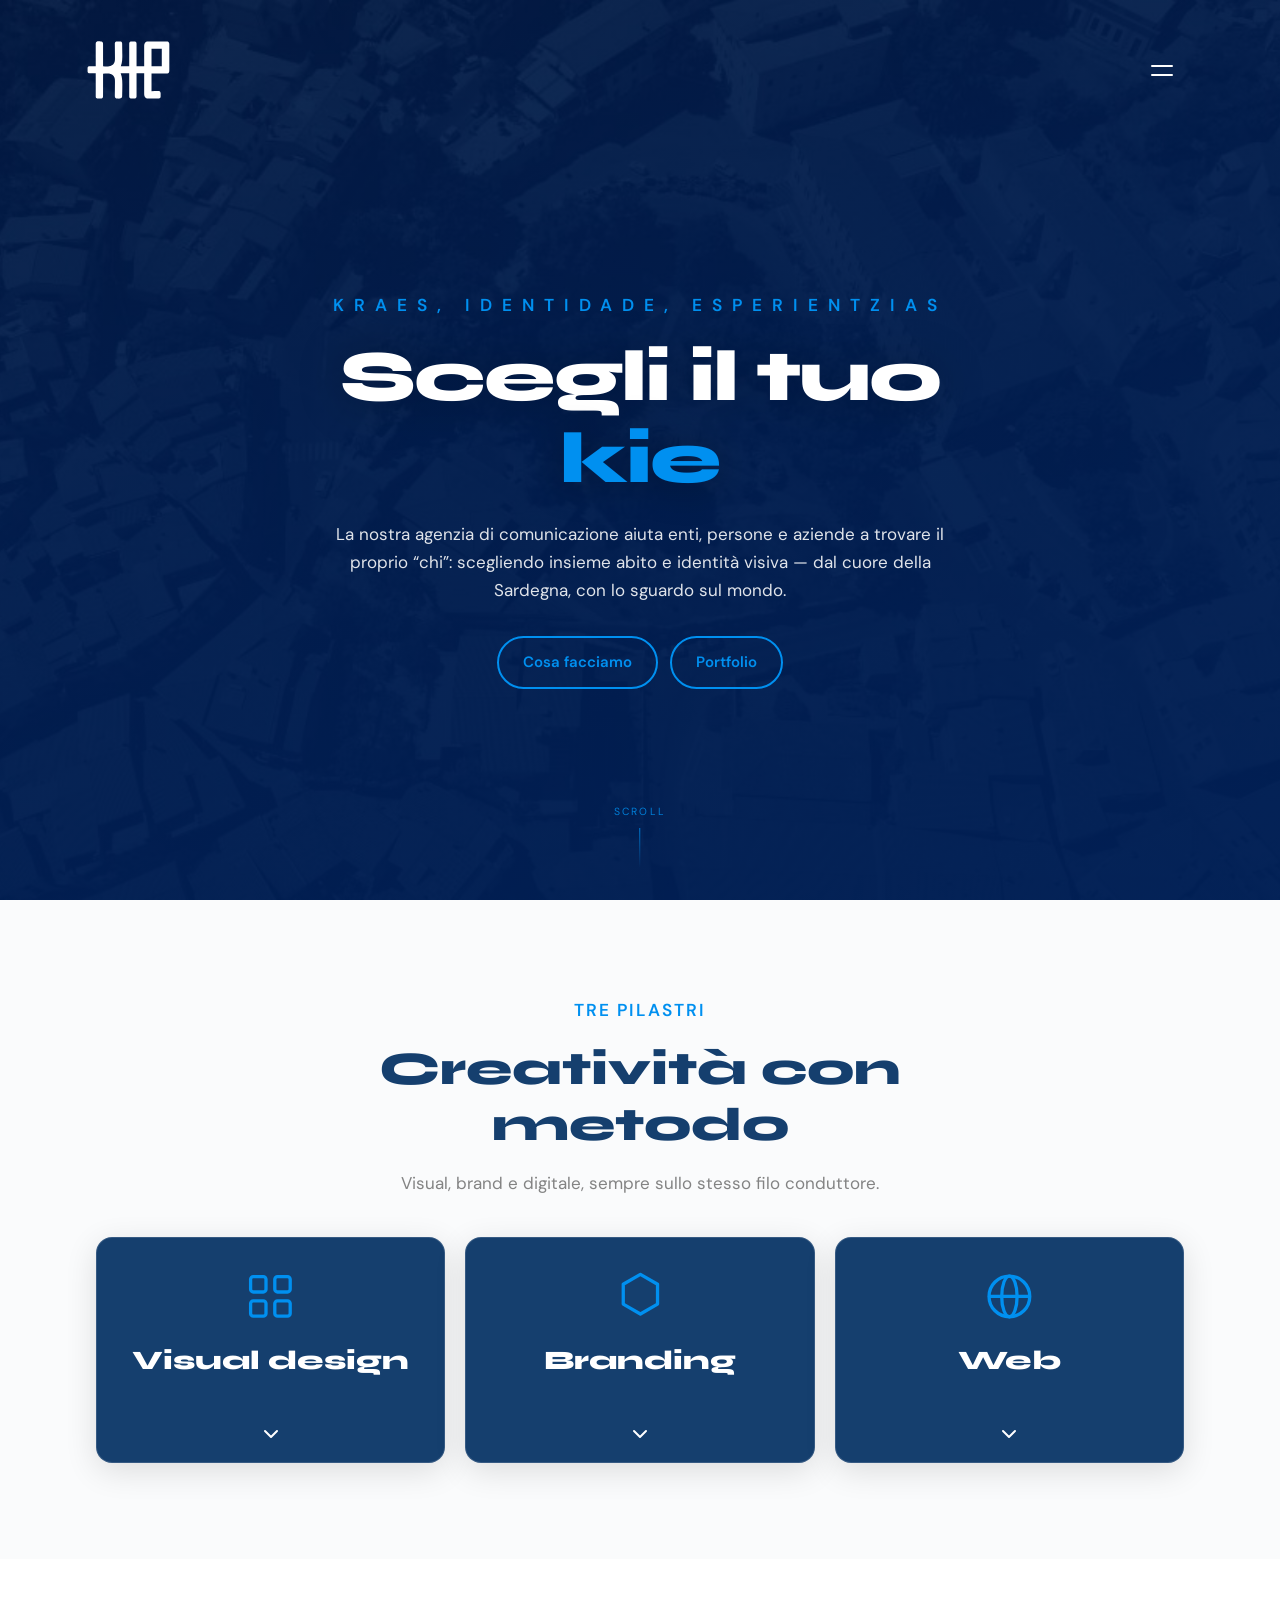
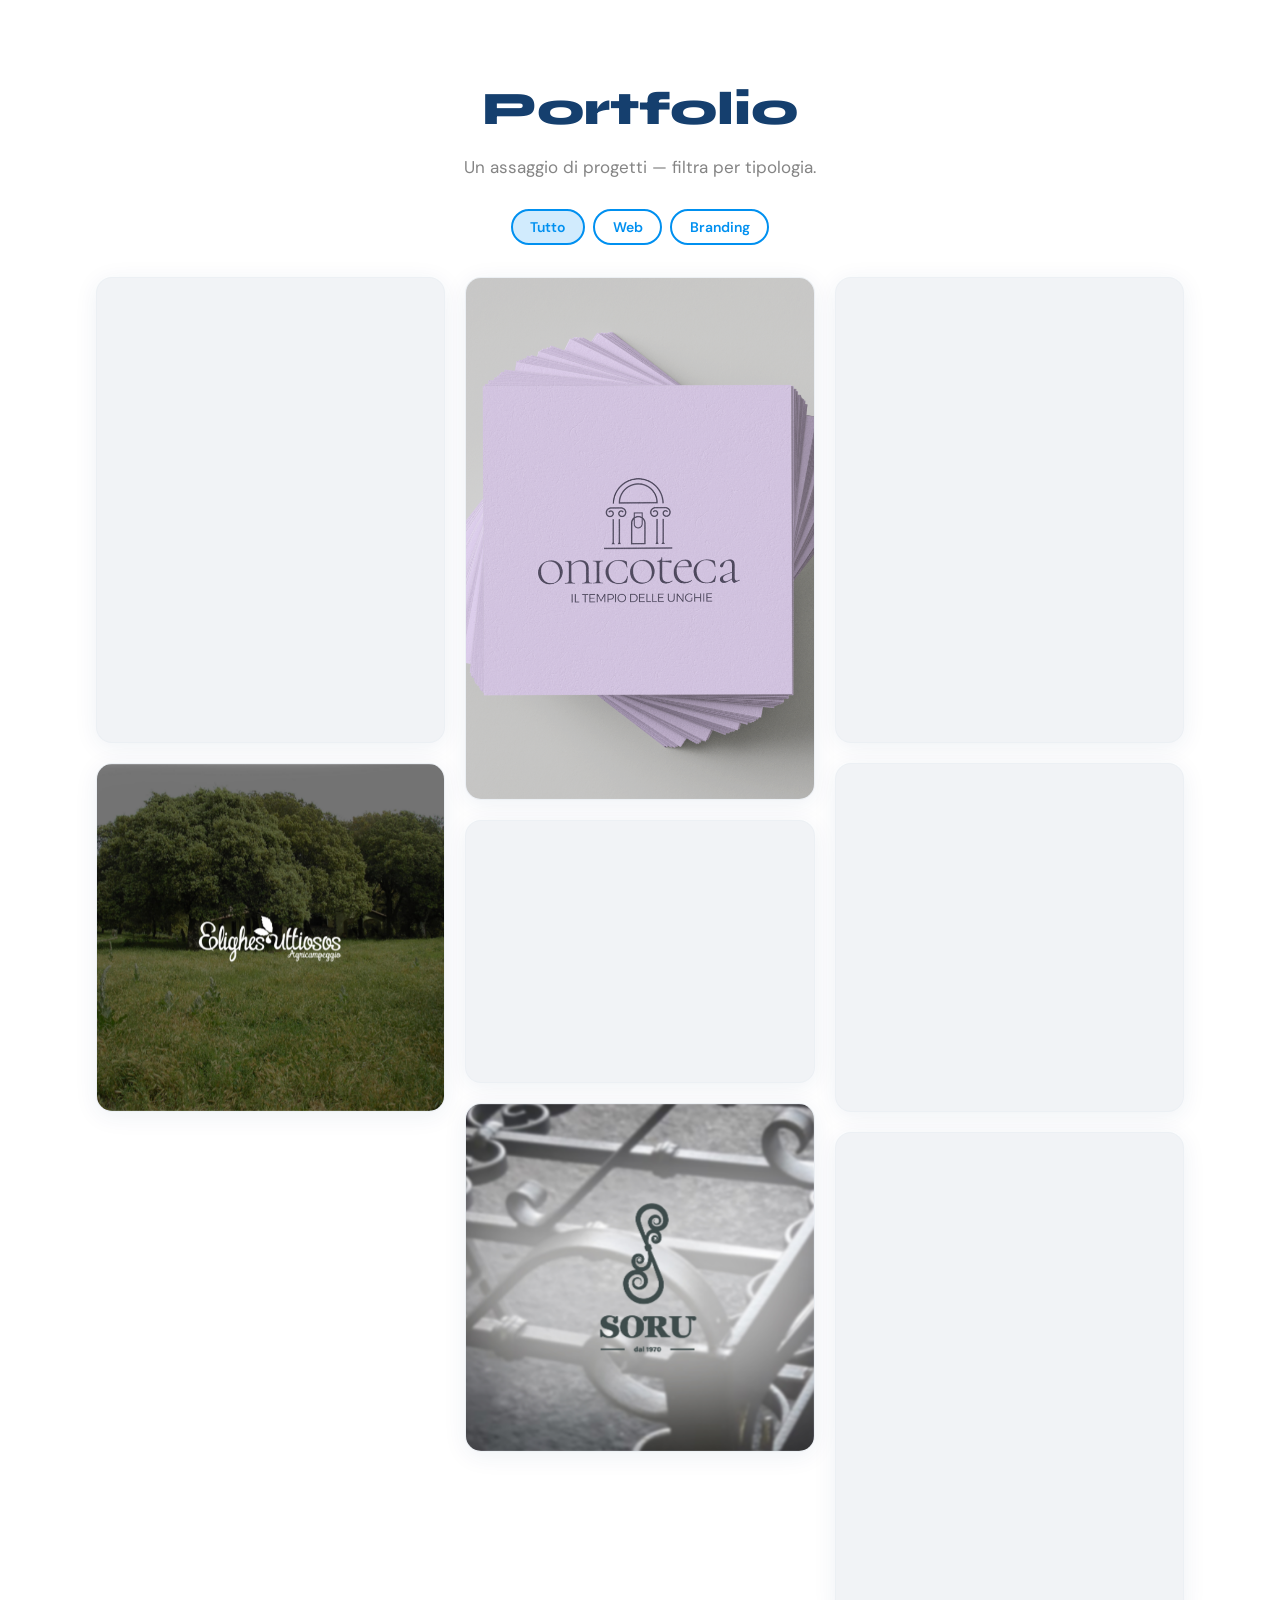
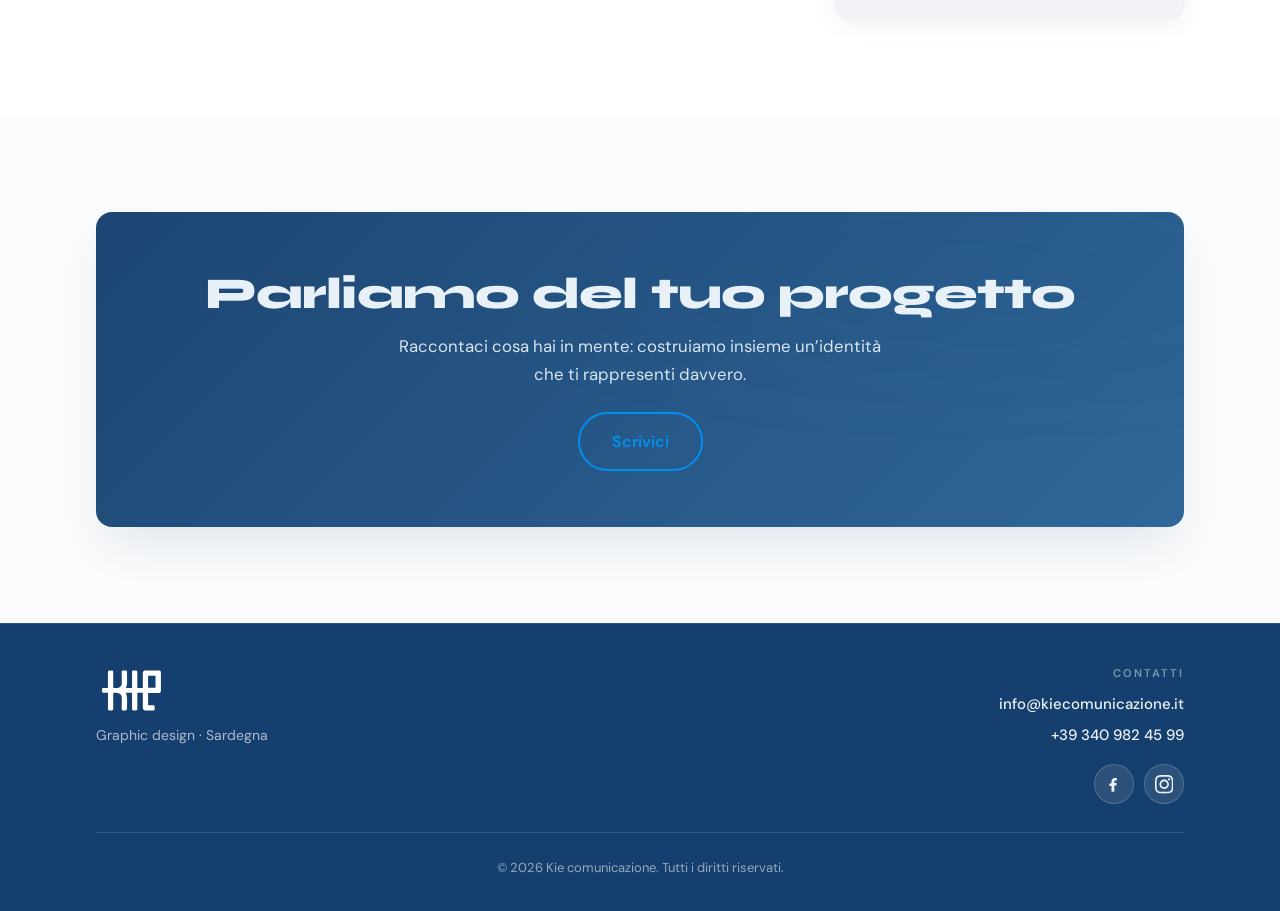
<file: index.html>
<!DOCTYPE html>
<html lang="it">
<head>
  <meta charset="UTF-8" />
  <meta name="viewport" content="width=device-width, initial-scale=1" />
  <title>Kie | Graphic design — Kraes, Identidade, Esperientzias</title>
  <meta name="description" content="Agenzia di comunicazione in Sardegna: graphic design, branding, logo design e web design." />
  <link rel="preconnect" href="https://fonts.googleapis.com" />
  <link rel="preconnect" href="https://fonts.gstatic.com" crossorigin />
  <link href="https://fonts.googleapis.com/css2?family=DM+Sans:ital,opsz,wght@0,9..40,400;0,9..40,500;0,9..40,600;0,9..40,700;1,9..40,400&family=Fraunces:ital,opsz,wght@0,9..144,500;0,9..144,600;0,9..144,700;1,9..144,500&family=Syne:wght@400;500;600;700;800&display=swap" rel="stylesheet" />
  <link rel="stylesheet" href="styles.css" />
</head>
<body>
  <header class="site-header" id="top">
    <div class="header-inner">
      <a class="logo" href="#top" aria-label="Kie — home">
        <img
          class="logo-img"
          src="immagini/logo_kie.svg"
          alt="Kie comunicazione"
          width="180"
          height="133"
          decoding="async"
        />
      </a>
      <button
        class="nav-toggle"
        type="button"
        aria-expanded="false"
        aria-controls="site-nav"
        aria-label="Apri il menu di navigazione"
      >
        <span class="nav-toggle-inner" aria-hidden="true">
          <span class="nav-toggle-bar"></span>
          <span class="nav-toggle-bar"></span>
        </span>
      </button>
    </div>
    <nav class="site-nav" id="site-nav" aria-label="Navigazione principale" aria-hidden="true">
        <div class="site-nav-inner">
          <div class="site-nav-links">
            <a href="kie/chi/">Kie/chi</a>
            <a href="#servizi">Servizi</a>
            <a href="portfolio/">Portfolio</a>
            <a href="#contatti">Contatti</a>
          </div>
          <div class="site-nav-foot">
            <p class="site-nav-foot-title">Contatti</p>
            <a class="site-nav-contact" href="mailto:info@kiecomunicazione.it">info@kiecomunicazione.it</a>
            <a class="site-nav-contact" href="tel:+393409824599">+39 340 982 45 99</a>
            <ul class="site-nav-social">
              <li>
                <a
                  class="site-nav-social-link"
                  href="https://www.facebook.com/kiecomunicazione"
                  target="_blank"
                  rel="noopener noreferrer"
                  aria-label="Kie su Facebook"
                >
                  <svg class="site-nav-social-icon" viewBox="0 0 24 24" aria-hidden="true" focusable="false">
                    <path
                      fill="currentColor"
                      d="M13.5 22v-8.3h2.8l.4-3.3h-3.2V8.8c0-.9.3-1.6 1.7-1.6h1.7V4.1c-.3 0-1.4-.1-2.7-.1-2.7 0-4.5 1.6-4.5 4.6v2.6H7v3.3h2.8V22h3.7z"
                    />
                  </svg>
                </a>
              </li>
              <li>
                <a
                  class="site-nav-social-link"
                  href="https://www.instagram.com/kie_comunicazione/"
                  target="_blank"
                  rel="noopener noreferrer"
                  aria-label="Kie su Instagram"
                >
                  <svg class="site-nav-social-icon" viewBox="0 0 24 24" aria-hidden="true" focusable="false">
                    <path
                      fill="currentColor"
                      d="M12 2.163c3.204 0 3.584.012 4.85.07 3.252.148 4.771 1.691 4.919 4.919.058 1.265.069 1.645.069 4.849 0 3.205-.012 3.584-.069 4.849-.149 3.225-1.664 4.771-4.919 4.919-1.266.058-1.644.07-4.85.07-3.204 0-3.584-.012-4.849-.07-3.26-.149-4.771-1.699-4.919-4.92-.058-1.265-.07-1.644-.07-4.849 0-3.204.013-3.583.07-4.849.149-3.227 1.664-4.771 4.919-4.919 1.266-.057 1.645-.069 4.849-.069zM12 0c-3.259 0-3.667.014-4.947.072-4.358.2-6.78 2.618-6.98 6.98-.059 1.281-.073 1.689-.073 4.948 0 3.259.014 3.668.072 4.948.2 4.358 2.618 6.78 6.98 6.98 1.281.058 1.689.072 4.948.072 3.259 0 3.668-.014 4.948-.072 4.354-.2 6.782-2.618 6.979-6.98.059-1.28.073-1.689.073-4.948 0-3.259-.014-3.667-.072-4.947-.196-4.354-2.617-6.78-6.979-6.98-1.281-.059-1.69-.073-4.949-.073zm0 5.838c-3.403 0-6.162 2.759-6.162 6.162s2.759 6.163 6.162 6.163 6.162-2.759 6.162-6.163c0-3.403-2.759-6.162-6.162-6.162zm0 10.162c-2.209 0-4-1.79-4-4 0-2.209 1.791-4 4-4s4 1.791 4 4c0 2.21-1.791 4-4 4zm6.406-11.845c-.796 0-1.441.645-1.441 1.44s.645 1.44 1.441 1.44c.795 0 1.439-.645 1.439-1.44s-.644-1.44-1.439-1.44z"
                    />
                  </svg>
                </a>
              </li>
            </ul>
          </div>
        </div>
    </nav>
  </header>

  <main>
    <section class="hero">
      <div class="hero-inner">
        <h2 class="hero-eyebrow reveal" data-reveal>Kraes, identidade, esperientzias</h2>
        <div class="hero-copy">
          <h1 class="hero-banner-title">
            <span class="hero-line">Scegli il tuo</span>
            <span class="hero-accent" id="hero-word-reels" aria-label="kie, chi, who">
              <span class="hero-flip" aria-live="polite">
                <span class="hero-flip-surface">
                  <span class="hero-flip-text">kie</span>
                </span>
              </span>
            </span>
          </h1>
        </div>
        <p class="hero-lead reveal" data-reveal>
          La nostra agenzia di comunicazione aiuta enti, persone e aziende a trovare il proprio “chi”:
          scegliendo insieme abito e identità visiva — dal cuore della Sardegna, con lo sguardo sul mondo.
        </p>
        <div class="hero-actions reveal" data-reveal>
          <a class="btn btn-primary" href="#servizi">Cosa facciamo</a>
          <a class="btn btn-ghost" href="portfolio/">Portfolio</a>
        </div>
      </div>
      <div class="hero-scroll" aria-hidden="true">
        <span>Scroll</span>
        <span class="hero-scroll-line"></span>
      </div>
    </section>

    <section class="section services" id="servizi">
      <div class="container">
        <div class="section-head reveal" data-reveal>
          <h2 class="section-title">Tre pilastri</h2>
          <h1 class="services-lead-title">Creatività con metodo</h1>
          <p class="section-sub">Visual, brand e digitale, sempre sullo stesso filo conduttore.</p>
        </div>
        <div class="service-grid">
          <article class="service-card reveal" data-reveal>
            <button
              type="button"
              class="service-card-hit"
              id="service-btn-1"
              aria-expanded="false"
              aria-controls="service-panel-1"
            >
              <span class="service-icon" aria-hidden="true">
                <svg class="service-icon-svg" viewBox="0 0 24 24" fill="none" xmlns="http://www.w3.org/2000/svg" focusable="false">
                  <rect x="3" y="3" width="7" height="7" rx="1.25" stroke="currentColor" stroke-width="1.5" />
                  <rect x="14" y="3" width="7" height="7" rx="1.25" stroke="currentColor" stroke-width="1.5" />
                  <rect x="3" y="14" width="7" height="7" rx="1.25" stroke="currentColor" stroke-width="1.5" />
                  <rect x="14" y="14" width="7" height="7" rx="1.25" stroke="currentColor" stroke-width="1.5" />
                </svg>
              </span>
              <h3 class="service-card-title">Visual design</h3>
              <span class="service-card-chevron" aria-hidden="true">
                <svg class="service-card-chevron-svg" viewBox="0 0 24 24" fill="none" xmlns="http://www.w3.org/2000/svg">
                  <path
                    d="M6 9l6 6 6-6"
                    stroke="currentColor"
                    stroke-width="2"
                    stroke-linecap="round"
                    stroke-linejoin="round"
                  />
                </svg>
              </span>
            </button>
            <div
              class="service-card-body-wrap"
              id="service-panel-1"
              role="region"
              aria-labelledby="service-btn-1"
              aria-hidden="true"
            >
              <div class="service-card-body">
                <p>Ti aiutiamo a comunicare ciò di cui hai bisogno scegliendo insieme la tua veste grafica.</p>
              </div>
            </div>
          </article>
          <article class="service-card reveal" data-reveal>
            <button
              type="button"
              class="service-card-hit"
              id="service-btn-2"
              aria-expanded="false"
              aria-controls="service-panel-2"
            >
              <span class="service-icon" aria-hidden="true">
                <svg class="service-icon-svg" viewBox="0 0 24 24" fill="none" xmlns="http://www.w3.org/2000/svg" focusable="false">
                  <path
                    d="M12 2l7.794 4.5v9L12 20l-7.794-4.5v-9L12 2z"
                    stroke="currentColor"
                    stroke-width="1.5"
                    stroke-linejoin="round"
                  />
                </svg>
              </span>
              <h3 class="service-card-title">Branding</h3>
              <span class="service-card-chevron" aria-hidden="true">
                <svg class="service-card-chevron-svg" viewBox="0 0 24 24" fill="none" xmlns="http://www.w3.org/2000/svg">
                  <path
                    d="M6 9l6 6 6-6"
                    stroke="currentColor"
                    stroke-width="2"
                    stroke-linecap="round"
                    stroke-linejoin="round"
                  />
                </svg>
              </span>
            </button>
            <div
              class="service-card-body-wrap"
              id="service-panel-2"
              role="region"
              aria-labelledby="service-btn-2"
              aria-hidden="true"
            >
              <div class="service-card-body">
                <p>Diamo forma, colore e tono di voce al tuo prodotto: ogni storia merita di essere raccontata a modo suo.</p>
              </div>
            </div>
          </article>
          <article class="service-card reveal" data-reveal>
            <button
              type="button"
              class="service-card-hit"
              id="service-btn-3"
              aria-expanded="false"
              aria-controls="service-panel-3"
            >
              <span class="service-icon" aria-hidden="true">
                <svg class="service-icon-svg" viewBox="0 0 24 24" fill="none" xmlns="http://www.w3.org/2000/svg" focusable="false">
                  <circle cx="12" cy="12" r="9.25" stroke="currentColor" stroke-width="1.5" />
                  <ellipse cx="12" cy="12" rx="3.5" ry="9.25" stroke="currentColor" stroke-width="1.5" />
                  <path d="M3 12h18" stroke="currentColor" stroke-width="1.5" stroke-linecap="round" />
                </svg>
              </span>
              <h3 class="service-card-title">Web</h3>
              <span class="service-card-chevron" aria-hidden="true">
                <svg class="service-card-chevron-svg" viewBox="0 0 24 24" fill="none" xmlns="http://www.w3.org/2000/svg">
                  <path
                    d="M6 9l6 6 6-6"
                    stroke="currentColor"
                    stroke-width="2"
                    stroke-linecap="round"
                    stroke-linejoin="round"
                  />
                </svg>
              </span>
            </button>
            <div
              class="service-card-body-wrap"
              id="service-panel-3"
              role="region"
              aria-labelledby="service-btn-3"
              aria-hidden="true"
            >
              <div class="service-card-body">
                <p>Costruiamo la tua casa nel web per presentare e promuovere azienda, associazione o prodotto.</p>
              </div>
            </div>
          </article>
        </div>
      </div>
    </section>

    <section class="section work" id="portfolio">
      <div class="container">
        <div class="section-head reveal" data-reveal>
          <h1 class="work-lead-title">Portfolio</h1>
          <p class="section-sub">Un assaggio di progetti — filtra per tipologia.</p>
        </div>
        <div class="filter-row reveal" data-reveal role="tablist" aria-label="Filtra portfolio">
          <button type="button" class="filter-btn is-active" data-filter="all" role="tab" aria-selected="true">Tutto</button>
          <button type="button" class="filter-btn" data-filter="web" role="tab" aria-selected="false">Web</button>
          <button type="button" class="filter-btn" data-filter="branding" role="tab" aria-selected="false">Branding</button>
        </div>
        <ul class="work-masonry" id="work-grid">
          <li class="work-item work-item--ar-3-4 reveal" data-category="branding" data-reveal>
            <a class="work-card" href="progetti/imperfect/" aria-label="Apri scheda progetto: Imperfect Hair &amp; Beauty">
              <figure class="work-figure">
                <img
                  class="work-img"
                  src="immagini/imperfect-hero.jpg"
                  srcset="immagini/imperfect-hero.jpg 2500w"
                  width="2500"
                  height="1667"
                  alt="Imperfect Hair &amp; Beauty — identità e logo"
                  loading="lazy"
                  decoding="async"
                  sizes="(max-width: 560px) 100vw, (max-width: 1024px) 50vw, 33vw"
                />
                <div class="work-shade" aria-hidden="true"></div>
                <figcaption class="work-overlay">
                  <h3 class="work-overlay-title">Imperfect Hair &amp; Beauty</h3>
                  <p class="work-overlay-category">Branding</p>
                </figcaption>
              </figure>
            </a>
          </li>
          <li class="work-item reveal" data-category="web" data-reveal>
            <a class="work-card" href="progetti/elighesuttiosos/" aria-label="Apri scheda progetto: Elighes ’Uttiosos">
              <figure class="work-figure">
                <img
                  class="work-img"
                  src="immagini/elighes-hero.jpg"
                  srcset="immagini/elighes-hero.jpg 2560w"
                  width="2560"
                  height="1920"
                  alt="Elighes ’Uttiosos Agricampeggio — mockup sito responsive"
                  loading="lazy"
                  decoding="async"
                  sizes="(max-width: 560px) 100vw, (max-width: 1024px) 50vw, 33vw"
                />
                <div class="work-shade" aria-hidden="true"></div>
                <figcaption class="work-overlay">
                  <h3 class="work-overlay-title">Elighes ’Uttiosos</h3>
                  <p class="work-overlay-category">Web</p>
                </figcaption>
              </figure>
            </a>
          </li>
          <li class="work-item work-item--ar-2-3 reveal" data-category="branding" data-reveal>
            <a class="work-card" href="progetti/onicoteca/" aria-label="Apri scheda progetto: Onicoteca">
              <figure class="work-figure">
                <img
                  class="work-img"
                  src="immagini/onicoteca-hero.png"
                  srcset="immagini/onicoteca-hero.png 2000w"
                  width="2000"
                  height="2000"
                  alt="Onicoteca — Il tempio delle unghie, branding"
                  loading="lazy"
                  decoding="async"
                  sizes="(max-width: 560px) 100vw, (max-width: 1024px) 50vw, 33vw"
                />
                <div class="work-shade" aria-hidden="true"></div>
                <figcaption class="work-overlay">
                  <h3 class="work-overlay-title">Onicoteca</h3>
                  <p class="work-overlay-category">Branding</p>
                </figcaption>
              </figure>
            </a>
          </li>
          <li class="work-item work-item--ar-4-3 reveal" data-category="branding" data-reveal>
            <a class="work-card" href="progetti/soslachitos/" aria-label="Apri scheda progetto: Sos Lachitos">
              <figure class="work-figure">
                <img
                  class="work-img"
                  src="immagini/soslachitos-hero.png"
                  srcset="immagini/soslachitos-hero.png 2500w"
                  width="2500"
                  height="1667"
                  alt="Sos Lachitos Brewing — bicchiere e logo"
                  loading="lazy"
                  decoding="async"
                  sizes="(max-width: 560px) 100vw, (max-width: 1024px) 50vw, 33vw"
                />
                <div class="work-shade" aria-hidden="true"></div>
                <figcaption class="work-overlay">
                  <h3 class="work-overlay-title">Sos Lachitos</h3>
                  <p class="work-overlay-category">Branding</p>
                </figcaption>
              </figure>
            </a>
          </li>
          <li class="work-item reveal" data-category="branding" data-reveal>
            <a class="work-card" href="progetti/soru/" aria-label="Apri scheda progetto: Soru">
              <figure class="work-figure">
                <img
                  class="work-img"
                  src="immagini/soru-hero.jpg"
                  srcset="immagini/soru-hero.jpg 2500w"
                  width="2500"
                  height="1667"
                  alt="Soru Ferro Battuto — biglietti da visita, dal 1970"
                  loading="lazy"
                  decoding="async"
                  sizes="(max-width: 560px) 100vw, (max-width: 1024px) 50vw, 33vw"
                />
                <div class="work-shade" aria-hidden="true"></div>
                <figcaption class="work-overlay">
                  <h3 class="work-overlay-title">Soru</h3>
                  <p class="work-overlay-category">Branding</p>
                </figcaption>
              </figure>
            </a>
          </li>
          <li class="work-item work-item--ar-3-4 reveal" data-category="branding" data-reveal>
            <a class="work-card" href="progetti/fueddusesonus/" aria-label="Apri scheda progetto: Fueddus &amp; Sonus">
              <figure class="work-figure">
                <img
                  class="work-img"
                  src="immagini/fueddusesonus-hero.png"
                  srcset="immagini/fueddusesonus-hero.png 2500w"
                  width="2500"
                  height="1667"
                  alt="Fueddus e Sonus — logo su immagine concerto basso"
                  loading="lazy"
                  decoding="async"
                  sizes="(max-width: 560px) 100vw, (max-width: 1024px) 50vw, 33vw"
                />
                <div class="work-shade" aria-hidden="true"></div>
                <figcaption class="work-overlay">
                  <h3 class="work-overlay-title">Fueddus &amp; Sonus</h3>
                  <p class="work-overlay-category">Branding</p>
                </figcaption>
              </figure>
            </a>
          </li>
          <li class="work-item reveal" data-category="branding web" data-reveal>
            <a class="work-card" href="progetti/bibigula/" aria-label="Apri scheda progetto: Bibigùla">
              <figure class="work-figure">
                <img
                  class="work-img"
                  src="immagini/bibigula-hero.jpg"
                  srcset="immagini/bibigula-hero.jpg 2500w"
                  width="2500"
                  height="1667"
                  alt="Bibigùla Media Factory — logo e gufo"
                  loading="lazy"
                  decoding="async"
                  sizes="(max-width: 560px) 100vw, (max-width: 1024px) 50vw, 33vw"
                />
                <div class="work-shade" aria-hidden="true"></div>
                <figcaption class="work-overlay">
                  <h3 class="work-overlay-title">Bibigùla</h3>
                  <p class="work-overlay-category">Branding, Web</p>
                </figcaption>
              </figure>
            </a>
          </li>
          <li class="work-item work-item--ar-5-7 reveal" data-category="branding" data-reveal>
            <a class="work-card" href="progetti/sasedda/" aria-label="Apri scheda progetto: Sa Sedda">
              <figure class="work-figure">
                <img
                  class="work-img"
                  src="immagini/sasedda-hero.png"
                  srcset="immagini/sasedda-hero.png 2500w"
                  width="2500"
                  height="1667"
                  alt="Sa Sedda Az. Agricola — identità e logo"
                  loading="lazy"
                  decoding="async"
                  sizes="(max-width: 560px) 100vw, (max-width: 1024px) 50vw, 33vw"
                />
                <div class="work-shade" aria-hidden="true"></div>
                <figcaption class="work-overlay">
                  <h3 class="work-overlay-title">Sa Sedda</h3>
                  <p class="work-overlay-category">Branding</p>
                </figcaption>
              </figure>
            </a>
          </li>
        </ul>
      </div>
    </section>

    <section class="section cta" id="contatti">
      <div class="container">
        <div class="cta-panel reveal" data-reveal>
          <h2 class="cta-title">Parliamo del tuo progetto</h2>
          <p class="cta-text">Raccontaci cosa hai in mente: costruiamo insieme un’identità che ti rappresenti davvero.</p>
          <a class="btn btn-primary btn-lg" href="mailto:info@kiecomunicazione.it">Scrivici</a>
        </div>
      </div>
    </section>
  </main>

  <footer class="site-footer">
    <div class="container footer-inner">
      <div class="footer-brand">
        <a class="footer-logo-link" href="#top" aria-label="Kie — torna in alto">
          <img
            class="footer-logo"
            src="immagini/logo_kie.svg"
            alt="Kie comunicazione"
            width="140"
            height="104"
            decoding="async"
          />
        </a>
        <p class="footer-note">Graphic design · Sardegna</p>
      </div>
      <div class="footer-contact">
        <p class="footer-contact-title">Contatti</p>
        <a class="footer-contact-link" href="mailto:info@kiecomunicazione.it">info@kiecomunicazione.it</a>
        <a class="footer-contact-link" href="tel:+393409824599">+39 340 982 45 99</a>
        <ul class="footer-social" aria-label="Social">
          <li>
            <a
              class="footer-social-link"
              href="https://www.facebook.com/kiecomunicazione"
              target="_blank"
              rel="noopener noreferrer"
              aria-label="Kie su Facebook"
            >
              <svg class="footer-social-icon" viewBox="0 0 24 24" aria-hidden="true" focusable="false">
                <path
                  fill="currentColor"
                  d="M13.5 22v-8.3h2.8l.4-3.3h-3.2V8.8c0-.9.3-1.6 1.7-1.6h1.7V4.1c-.3 0-1.4-.1-2.7-.1-2.7 0-4.5 1.6-4.5 4.6v2.6H7v3.3h2.8V22h3.7z"
                />
              </svg>
            </a>
          </li>
          <li>
            <a
              class="footer-social-link"
              href="https://www.instagram.com/kie_comunicazione/"
              target="_blank"
              rel="noopener noreferrer"
              aria-label="Kie su Instagram"
            >
              <svg class="footer-social-icon" viewBox="0 0 24 24" aria-hidden="true" focusable="false">
                <path
                  fill="currentColor"
                  d="M12 2.163c3.204 0 3.584.012 4.85.07 3.252.148 4.771 1.691 4.919 4.919.058 1.265.069 1.645.069 4.849 0 3.205-.012 3.584-.069 4.849-.149 3.225-1.664 4.771-4.919 4.919-1.266.058-1.644.07-4.85.07-3.204 0-3.584-.012-4.849-.07-3.26-.149-4.771-1.699-4.919-4.92-.058-1.265-.07-1.644-.07-4.849 0-3.204.013-3.583.07-4.849.149-3.227 1.664-4.771 4.919-4.919 1.266-.057 1.645-.069 4.849-.069zM12 0c-3.259 0-3.667.014-4.947.072-4.358.2-6.78 2.618-6.98 6.98-.059 1.281-.073 1.689-.073 4.948 0 3.259.014 3.668.072 4.948.2 4.358 2.618 6.78 6.98 6.98 1.281.058 1.689.072 4.948.072 3.259 0 3.668-.014 4.948-.072 4.354-.2 6.782-2.618 6.979-6.98.059-1.28.073-1.689.073-4.948 0-3.259-.014-3.667-.072-4.947-.196-4.354-2.617-6.78-6.979-6.98-1.281-.059-1.69-.073-4.949-.073zm0 5.838c-3.403 0-6.162 2.759-6.162 6.162s2.759 6.163 6.162 6.163 6.162-2.759 6.162-6.163c0-3.403-2.759-6.162-6.162-6.162zm0 10.162c-2.209 0-4-1.79-4-4 0-2.209 1.791-4 4-4s4 1.791 4 4c0 2.21-1.791 4-4 4zm6.406-11.845c-.796 0-1.441.645-1.441 1.44s.645 1.44 1.441 1.44c.795 0 1.439-.645 1.439-1.44s-.644-1.44-1.439-1.44z"
                />
              </svg>
            </a>
          </li>
        </ul>
      </div>
      <p class="footer-copy">&copy; <span id="year"></span> Kie comunicazione. Tutti i diritti riservati.</p>
    </div>
  </footer>

  <script src="script.js"></script>
</body>
</html>
</file>
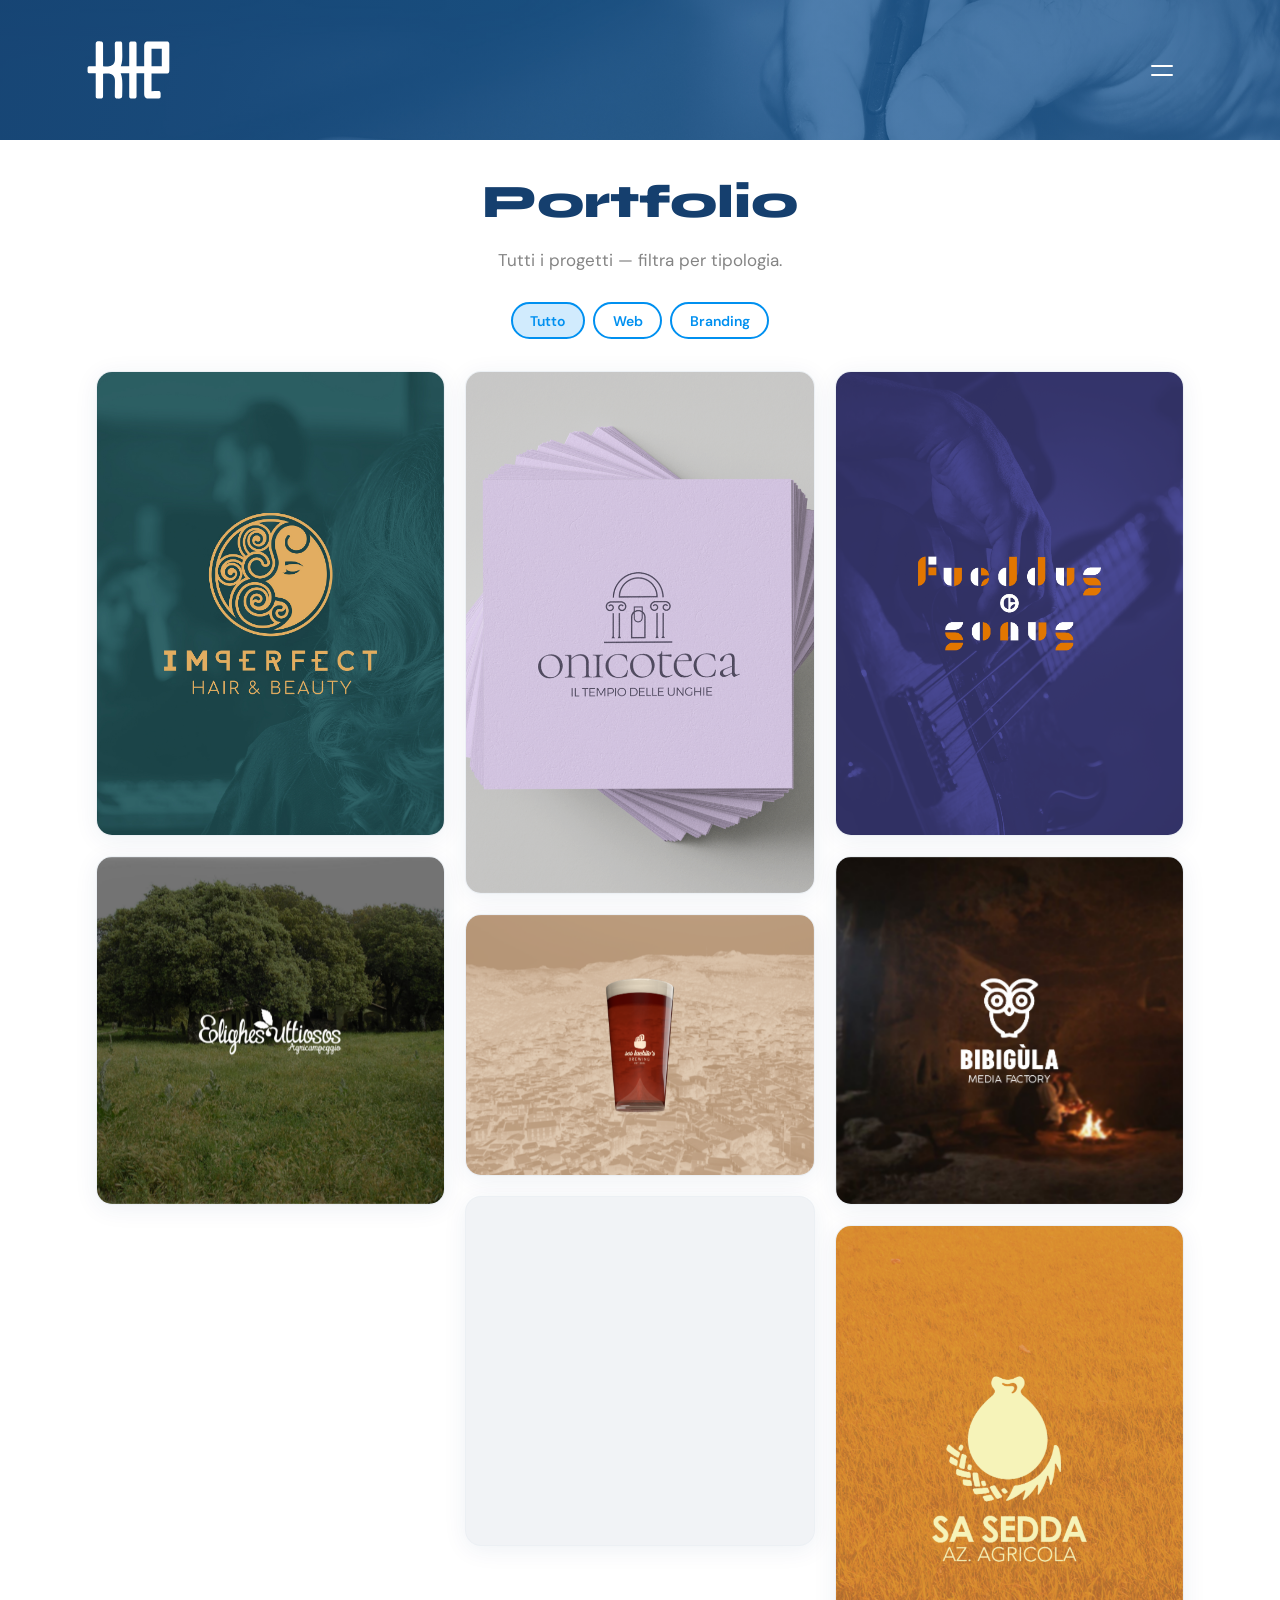
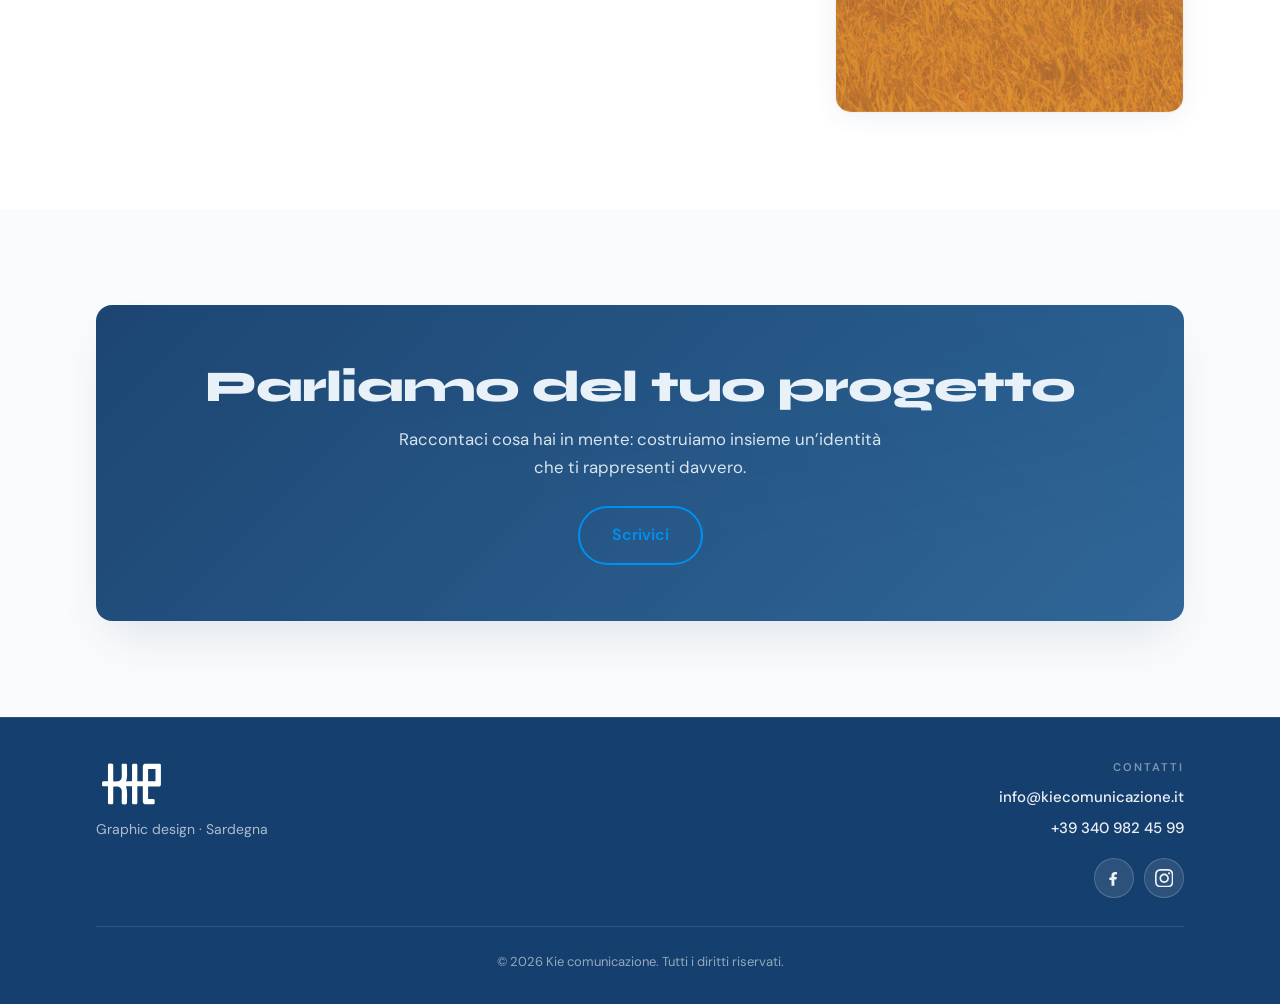
<file: portfolio/index.html>
<!DOCTYPE html>
<html lang="it">
<head>
  <meta charset="UTF-8" />
  <meta name="viewport" content="width=device-width, initial-scale=1" />
  <title>Portfolio — Kie | Graphic design</title>
  <meta name="description" content="Progetti Kie: branding, visual design e web. Portfolio completo con filtri per tipologia." />
  <link rel="preconnect" href="https://fonts.googleapis.com" />
  <link rel="preconnect" href="https://fonts.gstatic.com" crossorigin />
  <link href="https://fonts.googleapis.com/css2?family=DM+Sans:ital,opsz,wght@0,9..40,400;0,9..40,500;0,9..40,600;0,9..40,700;1,9..40,400&family=Fraunces:ital,opsz,wght@0,9..144,500;0,9..144,600;0,9..144,700;1,9..144,500&family=Syne:wght@400;500;600;700;800&display=swap" rel="stylesheet" />
  <link rel="stylesheet" href="../styles.css" />
</head>
<body class="page-portfolio">
  <header class="site-header" id="top">
    <div class="header-inner">
      <a class="logo" href="../index.html#top" aria-label="Kie — home">
        <img
          class="logo-img"
          src="../immagini/logo_kie.svg"
          alt="Kie comunicazione"
          width="180"
          height="133"
          decoding="async"
        />
      </a>
      <button
        class="nav-toggle"
        type="button"
        aria-expanded="false"
        aria-controls="site-nav"
        aria-label="Apri il menu di navigazione"
      >
        <span class="nav-toggle-inner" aria-hidden="true">
          <span class="nav-toggle-bar"></span>
          <span class="nav-toggle-bar"></span>
        </span>
      </button>
    </div>
    <nav class="site-nav" id="site-nav" aria-label="Navigazione principale" aria-hidden="true">
        <div class="site-nav-inner">
          <div class="site-nav-links">
            <a href="../kie/chi/">Kie/chi</a>
            <a href="../index.html#servizi">Servizi</a>
            <a href="../portfolio/" aria-current="page">Portfolio</a>
            <a href="#contatti">Contatti</a>
          </div>
          <div class="site-nav-foot">
            <p class="site-nav-foot-title">Contatti</p>
            <a class="site-nav-contact" href="mailto:info@kiecomunicazione.it">info@kiecomunicazione.it</a>
            <a class="site-nav-contact" href="tel:+393409824599">+39 340 982 45 99</a>
            <ul class="site-nav-social">
              <li>
                <a
                  class="site-nav-social-link"
                  href="https://www.facebook.com/kiecomunicazione"
                  target="_blank"
                  rel="noopener noreferrer"
                  aria-label="Kie su Facebook"
                >
                  <svg class="site-nav-social-icon" viewBox="0 0 24 24" aria-hidden="true" focusable="false">
                    <path
                      fill="currentColor"
                      d="M13.5 22v-8.3h2.8l.4-3.3h-3.2V8.8c0-.9.3-1.6 1.7-1.6h1.7V4.1c-.3 0-1.4-.1-2.7-.1-2.7 0-4.5 1.6-4.5 4.6v2.6H7v3.3h2.8V22h3.7z"
                    />
                  </svg>
                </a>
              </li>
              <li>
                <a
                  class="site-nav-social-link"
                  href="https://www.instagram.com/kie_comunicazione/"
                  target="_blank"
                  rel="noopener noreferrer"
                  aria-label="Kie su Instagram"
                >
                  <svg class="site-nav-social-icon" viewBox="0 0 24 24" aria-hidden="true" focusable="false">
                    <path
                      fill="currentColor"
                      d="M12 2.163c3.204 0 3.584.012 4.85.07 3.252.148 4.771 1.691 4.919 4.919.058 1.265.069 1.645.069 4.849 0 3.205-.012 3.584-.069 4.849-.149 3.225-1.664 4.771-4.919 4.919-1.266.058-1.644.07-4.85.07-3.204 0-3.584-.012-4.849-.07-3.26-.149-4.771-1.699-4.919-4.92-.058-1.265-.07-1.644-.07-4.849 0-3.204.013-3.583.07-4.849.149-3.227 1.664-4.771 4.919-4.919 1.266-.057 1.645-.069 4.849-.069zM12 0c-3.259 0-3.667.014-4.947.072-4.358.2-6.78 2.618-6.98 6.98-.059 1.281-.073 1.689-.073 4.948 0 3.259.014 3.668.072 4.948.2 4.358 2.618 6.78 6.98 6.98 1.281.058 1.689.072 4.948.072 3.259 0 3.668-.014 4.948-.072 4.354-.2 6.782-2.618 6.979-6.98.059-1.28.073-1.689.073-4.948 0-3.259-.014-3.667-.072-4.947-.196-4.354-2.617-6.78-6.979-6.98-1.281-.059-1.69-.073-4.949-.073zm0 5.838c-3.403 0-6.162 2.759-6.162 6.162s2.759 6.163 6.162 6.163 6.162-2.759 6.162-6.163c0-3.403-2.759-6.162-6.162-6.162zm0 10.162c-2.209 0-4-1.79-4-4 0-2.209 1.791-4 4-4s4 1.791 4 4c0 2.21-1.791 4-4 4zm6.406-11.845c-.796 0-1.441.645-1.441 1.44s.645 1.44 1.441 1.44c.795 0 1.439-.645 1.439-1.44s-.644-1.44-1.439-1.44z"
                    />
                  </svg>
                </a>
              </li>
            </ul>
          </div>
        </div>
    </nav>
  </header>

  <main>
    <section class="section work" id="portfolio">
      <div class="container">
        <div class="section-head reveal" data-reveal>
          <h1 class="work-lead-title">Portfolio</h1>
          <p class="section-sub">Tutti i progetti — filtra per tipologia.</p>
        </div>
        <div class="filter-row reveal" data-reveal role="tablist" aria-label="Filtra portfolio">
          <button type="button" class="filter-btn is-active" data-filter="all" role="tab" aria-selected="true">Tutto</button>
          <button type="button" class="filter-btn" data-filter="web" role="tab" aria-selected="false">Web</button>
          <button type="button" class="filter-btn" data-filter="branding" role="tab" aria-selected="false">Branding</button>
        </div>
        <ul class="work-masonry" id="work-grid">
          <li class="work-item work-item--ar-3-4 reveal" data-category="branding" data-reveal>
            <a class="work-card" href="../progetti/imperfect/" aria-label="Apri scheda progetto: Imperfect Hair &amp; Beauty">
              <figure class="work-figure">
                <img
                  class="work-img"
                  src="../immagini/imperfect-hero.jpg"
                  srcset="../immagini/imperfect-hero.jpg 2500w"
                  width="2500"
                  height="1667"
                  alt="Imperfect Hair &amp; Beauty — identità e logo"
                  loading="lazy"
                  decoding="async"
                  sizes="(max-width: 560px) 100vw, (max-width: 1024px) 50vw, 33vw"
                />
                <div class="work-shade" aria-hidden="true"></div>
                <figcaption class="work-overlay">
                  <h3 class="work-overlay-title">Imperfect Hair &amp; Beauty</h3>
                  <p class="work-overlay-category">Branding</p>
                </figcaption>
              </figure>
            </a>
          </li>
          <li class="work-item reveal" data-category="web" data-reveal>
            <a class="work-card" href="../progetti/elighesuttiosos/" aria-label="Apri scheda progetto: Elighes ’Uttiosos">
              <figure class="work-figure">
                <img
                  class="work-img"
                  src="../immagini/elighes-hero.jpg"
                  srcset="../immagini/elighes-hero.jpg 2560w"
                  width="2560"
                  height="1920"
                  alt="Elighes ’Uttiosos Agricampeggio — mockup sito responsive"
                  loading="lazy"
                  decoding="async"
                  sizes="(max-width: 560px) 100vw, (max-width: 1024px) 50vw, 33vw"
                />
                <div class="work-shade" aria-hidden="true"></div>
                <figcaption class="work-overlay">
                  <h3 class="work-overlay-title">Elighes ’Uttiosos</h3>
                  <p class="work-overlay-category">Web</p>
                </figcaption>
              </figure>
            </a>
          </li>
          <li class="work-item work-item--ar-2-3 reveal" data-category="branding" data-reveal>
            <a class="work-card" href="../progetti/onicoteca/" aria-label="Apri scheda progetto: Onicoteca">
              <figure class="work-figure">
                <img
                  class="work-img"
                  src="../immagini/onicoteca-hero.png"
                  srcset="../immagini/onicoteca-hero.png 2000w"
                  width="2000"
                  height="2000"
                  alt="Onicoteca — Il tempio delle unghie, branding"
                  loading="lazy"
                  decoding="async"
                  sizes="(max-width: 560px) 100vw, (max-width: 1024px) 50vw, 33vw"
                />
                <div class="work-shade" aria-hidden="true"></div>
                <figcaption class="work-overlay">
                  <h3 class="work-overlay-title">Onicoteca</h3>
                  <p class="work-overlay-category">Branding</p>
                </figcaption>
              </figure>
            </a>
          </li>
          <li class="work-item work-item--ar-4-3 reveal" data-category="branding" data-reveal>
            <a class="work-card" href="../progetti/soslachitos/" aria-label="Apri scheda progetto: Sos Lachitos">
              <figure class="work-figure">
                <img
                  class="work-img"
                  src="../immagini/soslachitos-hero.png"
                  srcset="../immagini/soslachitos-hero.png 2500w"
                  width="2500"
                  height="1667"
                  alt="Sos Lachitos Brewing — bicchiere e logo"
                  loading="lazy"
                  decoding="async"
                  sizes="(max-width: 560px) 100vw, (max-width: 1024px) 50vw, 33vw"
                />
                <div class="work-shade" aria-hidden="true"></div>
                <figcaption class="work-overlay">
                  <h3 class="work-overlay-title">Sos Lachitos</h3>
                  <p class="work-overlay-category">Branding</p>
                </figcaption>
              </figure>
            </a>
          </li>
          <li class="work-item reveal" data-category="branding" data-reveal>
            <a class="work-card" href="../progetti/soru/" aria-label="Apri scheda progetto: Soru">
              <figure class="work-figure">
                <img
                  class="work-img"
                  src="../immagini/soru-hero.jpg"
                  srcset="../immagini/soru-hero.jpg 2500w"
                  width="2500"
                  height="1667"
                  alt="Soru Ferro Battuto — biglietti da visita, dal 1970"
                  loading="lazy"
                  decoding="async"
                  sizes="(max-width: 560px) 100vw, (max-width: 1024px) 50vw, 33vw"
                />
                <div class="work-shade" aria-hidden="true"></div>
                <figcaption class="work-overlay">
                  <h3 class="work-overlay-title">Soru</h3>
                  <p class="work-overlay-category">Branding</p>
                </figcaption>
              </figure>
            </a>
          </li>
          <li class="work-item work-item--ar-3-4 reveal" data-category="branding" data-reveal>
            <a class="work-card" href="../progetti/fueddusesonus/" aria-label="Apri scheda progetto: Fueddus &amp; Sonus">
              <figure class="work-figure">
                <img
                  class="work-img"
                  src="../immagini/fueddusesonus-hero.png"
                  srcset="../immagini/fueddusesonus-hero.png 2500w"
                  width="2500"
                  height="1667"
                  alt="Fueddus e Sonus — logo su immagine concerto basso"
                  loading="lazy"
                  decoding="async"
                  sizes="(max-width: 560px) 100vw, (max-width: 1024px) 50vw, 33vw"
                />
                <div class="work-shade" aria-hidden="true"></div>
                <figcaption class="work-overlay">
                  <h3 class="work-overlay-title">Fueddus &amp; Sonus</h3>
                  <p class="work-overlay-category">Branding</p>
                </figcaption>
              </figure>
            </a>
          </li>
          <li class="work-item reveal" data-category="branding web" data-reveal>
            <a class="work-card" href="../progetti/bibigula/" aria-label="Apri scheda progetto: Bibigùla">
              <figure class="work-figure">
                <img
                  class="work-img"
                  src="../immagini/bibigula-hero.jpg"
                  srcset="../immagini/bibigula-hero.jpg 2500w"
                  width="2500"
                  height="1667"
                  alt="Bibigùla Media Factory — logo e gufo"
                  loading="lazy"
                  decoding="async"
                  sizes="(max-width: 560px) 100vw, (max-width: 1024px) 50vw, 33vw"
                />
                <div class="work-shade" aria-hidden="true"></div>
                <figcaption class="work-overlay">
                  <h3 class="work-overlay-title">Bibigùla</h3>
                  <p class="work-overlay-category">Branding, Web</p>
                </figcaption>
              </figure>
            </a>
          </li>
          <li class="work-item work-item--ar-5-7 reveal" data-category="branding" data-reveal>
            <a class="work-card" href="../progetti/sasedda/" aria-label="Apri scheda progetto: Sa Sedda">
              <figure class="work-figure">
                <img
                  class="work-img"
                  src="../immagini/sasedda-hero.png"
                  srcset="../immagini/sasedda-hero.png 2500w"
                  width="2500"
                  height="1667"
                  alt="Sa Sedda Az. Agricola — identità e logo"
                  loading="lazy"
                  decoding="async"
                  sizes="(max-width: 560px) 100vw, (max-width: 1024px) 50vw, 33vw"
                />
                <div class="work-shade" aria-hidden="true"></div>
                <figcaption class="work-overlay">
                  <h3 class="work-overlay-title">Sa Sedda</h3>
                  <p class="work-overlay-category">Branding</p>
                </figcaption>
              </figure>
            </a>
          </li>
        </ul>
      </div>
    </section>

    <section class="section cta" id="contatti">
      <div class="container">
        <div class="cta-panel reveal" data-reveal>
          <h2 class="cta-title">Parliamo del tuo progetto</h2>
          <p class="cta-text">Raccontaci cosa hai in mente: costruiamo insieme un’identità che ti rappresenti davvero.</p>
          <a class="btn btn-primary btn-lg" href="mailto:info@kiecomunicazione.it">Scrivici</a>
        </div>
      </div>
    </section>
  </main>

  <footer class="site-footer">
    <div class="container footer-inner">
      <div class="footer-brand">
        <a class="footer-logo-link" href="../index.html#top" aria-label="Kie — torna in alto">
          <img
            class="footer-logo"
            src="../immagini/logo_kie.svg"
            alt="Kie comunicazione"
            width="140"
            height="104"
            decoding="async"
          />
        </a>
        <p class="footer-note">Graphic design · Sardegna</p>
      </div>
      <div class="footer-contact">
        <p class="footer-contact-title">Contatti</p>
        <a class="footer-contact-link" href="mailto:info@kiecomunicazione.it">info@kiecomunicazione.it</a>
        <a class="footer-contact-link" href="tel:+393409824599">+39 340 982 45 99</a>
        <ul class="footer-social" aria-label="Social">
          <li>
            <a
              class="footer-social-link"
              href="https://www.facebook.com/kiecomunicazione"
              target="_blank"
              rel="noopener noreferrer"
              aria-label="Kie su Facebook"
            >
              <svg class="footer-social-icon" viewBox="0 0 24 24" aria-hidden="true" focusable="false">
                <path
                  fill="currentColor"
                  d="M13.5 22v-8.3h2.8l.4-3.3h-3.2V8.8c0-.9.3-1.6 1.7-1.6h1.7V4.1c-.3 0-1.4-.1-2.7-.1-2.7 0-4.5 1.6-4.5 4.6v2.6H7v3.3h2.8V22h3.7z"
                />
              </svg>
            </a>
          </li>
          <li>
            <a
              class="footer-social-link"
              href="https://www.instagram.com/kie_comunicazione/"
              target="_blank"
              rel="noopener noreferrer"
              aria-label="Kie su Instagram"
            >
              <svg class="footer-social-icon" viewBox="0 0 24 24" aria-hidden="true" focusable="false">
                <path
                  fill="currentColor"
                  d="M12 2.163c3.204 0 3.584.012 4.85.07 3.252.148 4.771 1.691 4.919 4.919.058 1.265.069 1.645.069 4.849 0 3.205-.012 3.584-.069 4.849-.149 3.225-1.664 4.771-4.919 4.919-1.266.058-1.644.07-4.85.07-3.204 0-3.584-.012-4.849-.07-3.26-.149-4.771-1.699-4.919-4.92-.058-1.265-.07-1.644-.07-4.849 0-3.204.013-3.583.07-4.849.149-3.227 1.664-4.771 4.919-4.919 1.266-.057 1.645-.069 4.849-.069zM12 0c-3.259 0-3.667.014-4.947.072-4.358.2-6.78 2.618-6.98 6.98-.059 1.281-.073 1.689-.073 4.948 0 3.259.014 3.668.072 4.948.2 4.358 2.618 6.78 6.98 6.98 1.281.058 1.689.072 4.948.072 3.259 0 3.668-.014 4.948-.072 4.354-.2 6.782-2.618 6.979-6.98.059-1.28.073-1.689.073-4.948 0-3.259-.014-3.667-.072-4.947-.196-4.354-2.617-6.78-6.979-6.98-1.281-.059-1.69-.073-4.949-.073zm0 5.838c-3.403 0-6.162 2.759-6.162 6.162s2.759 6.163 6.162 6.163 6.162-2.759 6.162-6.163c0-3.403-2.759-6.162-6.162-6.162zm0 10.162c-2.209 0-4-1.79-4-4 0-2.209 1.791-4 4-4s4 1.791 4 4c0 2.21-1.791 4-4 4zm6.406-11.845c-.796 0-1.441.645-1.441 1.44s.645 1.44 1.441 1.44c.795 0 1.439-.645 1.439-1.44s-.644-1.44-1.439-1.44z"
                />
              </svg>
            </a>
          </li>
        </ul>
      </div>
      <p class="footer-copy">&copy; <span id="year"></span> Kie comunicazione. Tutti i diritti riservati.</p>
    </div>
  </footer>

  <script src="../script.js"></script>
</body>
</html>
</file>
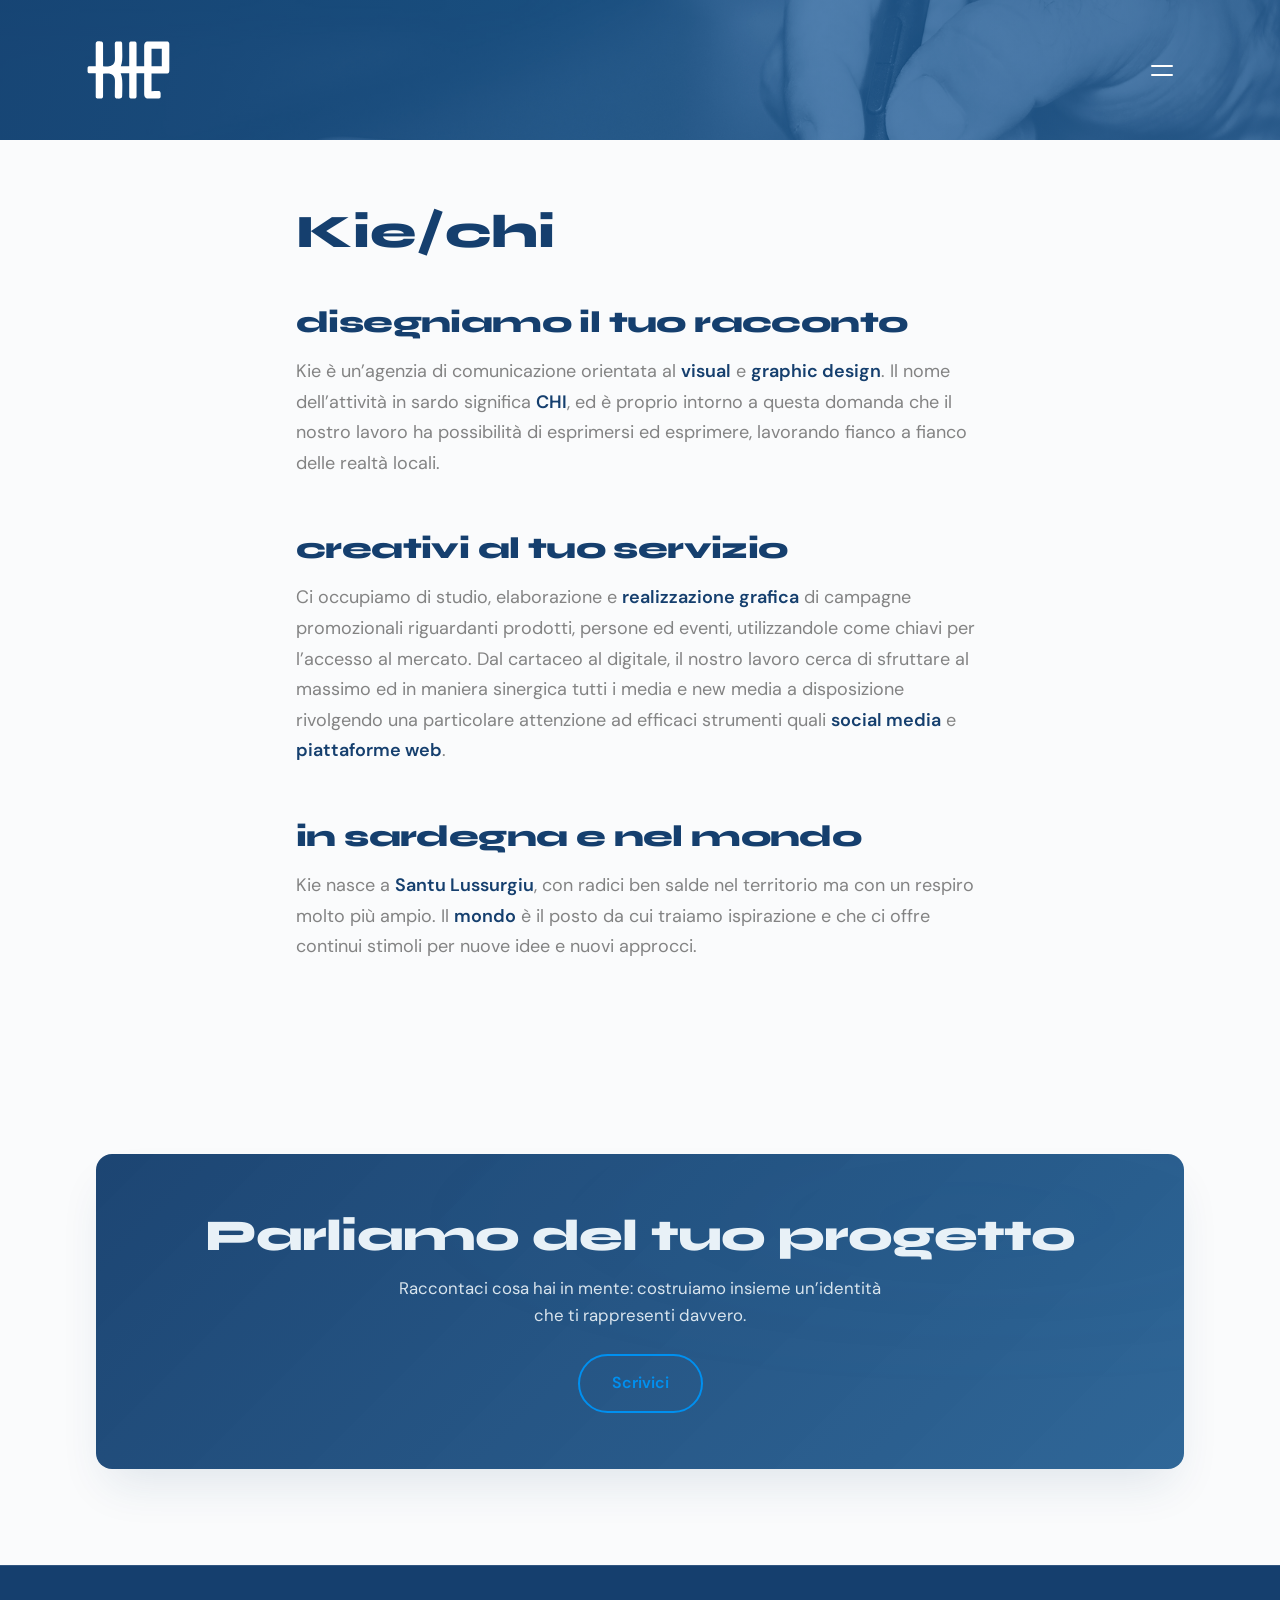
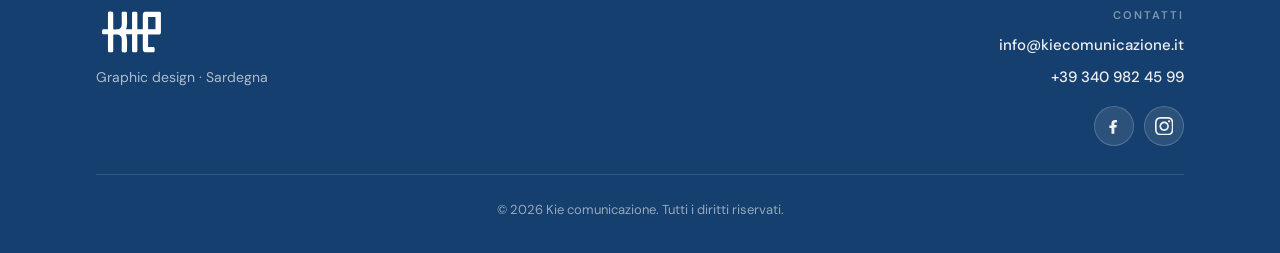
<file: kie/chi/index.html>
<!DOCTYPE html>
<html lang="it">
<head>
  <meta charset="UTF-8" />
  <meta name="viewport" content="width=device-width, initial-scale=1" />
  <title>Kie/chi — Kie | Graphic design</title>
  <meta name="description" content="Kie è un’agenzia di comunicazione orientata al visual e graphic design. Radici a Santu Lussurgiu, sguardo sul mondo." />
  <link rel="preconnect" href="https://fonts.googleapis.com" />
  <link rel="preconnect" href="https://fonts.gstatic.com" crossorigin />
  <link href="https://fonts.googleapis.com/css2?family=DM+Sans:ital,opsz,wght@0,9..40,400;0,9..40,500;0,9..40,600;0,9..40,700;1,9..40,400&family=Fraunces:ital,opsz,wght@0,9..144,500;0,9..144,600;0,9..144,700;1,9..144,500&family=Syne:wght@400;500;600;700;800&display=swap" rel="stylesheet" />
  <link rel="stylesheet" href="../../styles.css" />
</head>
<body class="page-kie-chi">
  <header class="site-header" id="top">
    <div class="header-inner">
      <a class="logo" href="../../index.html#top" aria-label="Kie — home">
        <img
          class="logo-img"
          src="../../immagini/logo_kie.svg"
          alt="Kie comunicazione"
          width="180"
          height="133"
          decoding="async"
        />
      </a>
      <button
        class="nav-toggle"
        type="button"
        aria-expanded="false"
        aria-controls="site-nav"
        aria-label="Apri il menu di navigazione"
      >
        <span class="nav-toggle-inner" aria-hidden="true">
          <span class="nav-toggle-bar"></span>
          <span class="nav-toggle-bar"></span>
        </span>
      </button>
    </div>
    <nav class="site-nav" id="site-nav" aria-label="Navigazione principale" aria-hidden="true">
      <div class="site-nav-inner">
        <div class="site-nav-links">
          <a href="../../kie/chi/" aria-current="page">Kie/chi</a>
          <a href="../../index.html#servizi">Servizi</a>
          <a href="../../portfolio/">Portfolio</a>
          <a href="#contatti">Contatti</a>
        </div>
        <div class="site-nav-foot">
          <p class="site-nav-foot-title">Contatti</p>
          <a class="site-nav-contact" href="mailto:info@kiecomunicazione.it">info@kiecomunicazione.it</a>
          <a class="site-nav-contact" href="tel:+393409824599">+39 340 982 45 99</a>
          <ul class="site-nav-social">
            <li>
              <a
                class="site-nav-social-link"
                href="https://www.facebook.com/kiecomunicazione"
                target="_blank"
                rel="noopener noreferrer"
                aria-label="Kie su Facebook"
              >
                <svg class="site-nav-social-icon" viewBox="0 0 24 24" aria-hidden="true" focusable="false">
                  <path
                    fill="currentColor"
                    d="M13.5 22v-8.3h2.8l.4-3.3h-3.2V8.8c0-.9.3-1.6 1.7-1.6h1.7V4.1c-.3 0-1.4-.1-2.7-.1-2.7 0-4.5 1.6-4.5 4.6v2.6H7v3.3h2.8V22h3.7z"
                  />
                </svg>
              </a>
            </li>
            <li>
              <a
                class="site-nav-social-link"
                href="https://www.instagram.com/kie_comunicazione/"
                target="_blank"
                rel="noopener noreferrer"
                aria-label="Kie su Instagram"
              >
                <svg class="site-nav-social-icon" viewBox="0 0 24 24" aria-hidden="true" focusable="false">
                  <path
                    fill="currentColor"
                    d="M12 2.163c3.204 0 3.584.012 4.85.07 3.252.148 4.771 1.691 4.919 4.919.058 1.265.069 1.645.069 4.849 0 3.205-.012 3.584-.069 4.849-.149 3.225-1.664 4.771-4.919 4.919-1.266.058-1.644.07-4.85.07-3.204 0-3.584-.012-4.849-.07-3.26-.149-4.771-1.699-4.919-4.92-.058-1.265-.07-1.644-.07-4.849 0-3.204.013-3.583.07-4.849.149-3.227 1.664-4.771 4.919-4.919 1.266-.057 1.645-.069 4.849-.069zM12 0c-3.259 0-3.667.014-4.947.072-4.358.2-6.78 2.618-6.98 6.98-.059 1.281-.073 1.689-.073 4.948 0 3.259.014 3.668.072 4.948.2 4.358 2.618 6.78 6.98 6.98 1.281.058 1.689.072 4.948.072 3.259 0 3.668-.014 4.948-.072 4.354-.2 6.782-2.618 6.979-6.98.059-1.28.073-1.689.073-4.948 0-3.259-.014-3.667-.072-4.947-.196-4.354-2.617-6.78-6.979-6.98-1.281-.059-1.69-.073-4.949-.073zm0 5.838c-3.403 0-6.162 2.759-6.162 6.162s2.759 6.163 6.162 6.163 6.162-2.759 6.162-6.163c0-3.403-2.759-6.162-6.162-6.162zm0 10.162c-2.209 0-4-1.79-4-4 0-2.209 1.791-4 4-4s4 1.791 4 4c0 2.21-1.791 4-4 4zm6.406-11.845c-.796 0-1.441.645-1.441 1.44s.645 1.44 1.441 1.44c.795 0 1.439-.645 1.439-1.44s-.644-1.44-1.439-1.44z"
                  />
                </svg>
              </a>
            </li>
          </ul>
        </div>
      </div>
    </nav>
  </header>

  <main>
    <article class="kie-chi-article">
      <section class="section kie-chi-story" aria-labelledby="kie-chi-page-title">
        <div class="container narrow">
          <header class="kie-chi-page-head reveal" data-reveal>
            <h1 class="kie-chi-page-title" id="kie-chi-page-title">Kie/chi</h1>
          </header>

          <div class="kie-chi-block reveal" data-reveal>
            <h2 class="kie-chi-heading" id="kie-chi-racconto">disegniamo il tuo racconto</h2>
            <p class="kie-chi-text">
              Kie è un’agenzia di comunicazione orientata al <strong>visual</strong> e <strong>graphic design</strong>.
              Il nome dell’attività in sardo significa <strong>CHI</strong>, ed è proprio intorno a questa domanda che il nostro lavoro ha possibilità di esprimersi ed esprimere, lavorando fianco a fianco delle realtà locali.
            </p>
          </div>

          <div class="kie-chi-block reveal" data-reveal>
            <h2 class="kie-chi-heading" id="kie-chi-servizio">creativi al tuo servizio</h2>
            <p class="kie-chi-text">
              Ci occupiamo di studio, elaborazione e <strong>realizzazione grafica</strong> di campagne promozionali riguardanti prodotti, persone ed eventi, utilizzandole come chiavi per l’accesso al mercato.
              Dal cartaceo al digitale, il nostro lavoro cerca di sfruttare al massimo ed in maniera sinergica tutti i media e new media a disposizione rivolgendo una particolare attenzione ad efficaci strumenti quali <strong>social media</strong> e <strong>piattaforme web</strong>.
            </p>
          </div>

          <div class="kie-chi-block reveal" data-reveal>
            <h2 class="kie-chi-heading" id="kie-chi-territorio">in sardegna e nel mondo</h2>
            <p class="kie-chi-text">
              Kie nasce a <strong>Santu Lussurgiu</strong>, con radici ben salde nel territorio ma con un respiro molto più ampio.
              Il <strong>mondo</strong> è il posto da cui traiamo ispirazione e che ci offre continui stimoli per nuove idee e nuovi approcci.
            </p>
          </div>
        </div>
      </section>

      <section class="section cta" id="contatti">
        <div class="container">
          <div class="cta-panel reveal" data-reveal>
            <h2 class="cta-title">Parliamo del tuo progetto</h2>
            <p class="cta-text">Raccontaci cosa hai in mente: costruiamo insieme un’identità che ti rappresenti davvero.</p>
            <a class="btn btn-primary btn-lg" href="mailto:info@kiecomunicazione.it">Scrivici</a>
          </div>
        </div>
      </section>
    </article>
  </main>

  <footer class="site-footer">
    <div class="container footer-inner">
      <div class="footer-brand">
        <a class="footer-logo-link" href="../../index.html#top" aria-label="Kie — torna in alto">
          <img
            class="footer-logo"
            src="../../immagini/logo_kie.svg"
            alt="Kie comunicazione"
            width="140"
            height="104"
            decoding="async"
          />
        </a>
        <p class="footer-note">Graphic design · Sardegna</p>
      </div>
      <div class="footer-contact">
        <p class="footer-contact-title">Contatti</p>
        <a class="footer-contact-link" href="mailto:info@kiecomunicazione.it">info@kiecomunicazione.it</a>
        <a class="footer-contact-link" href="tel:+393409824599">+39 340 982 45 99</a>
        <ul class="footer-social" aria-label="Social">
          <li>
            <a
              class="footer-social-link"
              href="https://www.facebook.com/kiecomunicazione"
              target="_blank"
              rel="noopener noreferrer"
              aria-label="Kie su Facebook"
            >
              <svg class="footer-social-icon" viewBox="0 0 24 24" aria-hidden="true" focusable="false">
                <path
                  fill="currentColor"
                  d="M13.5 22v-8.3h2.8l.4-3.3h-3.2V8.8c0-.9.3-1.6 1.7-1.6h1.7V4.1c-.3 0-1.4-.1-2.7-.1-2.7 0-4.5 1.6-4.5 4.6v2.6H7v3.3h2.8V22h3.7z"
                />
              </svg>
            </a>
          </li>
          <li>
            <a
              class="footer-social-link"
              href="https://www.instagram.com/kie_comunicazione/"
              target="_blank"
              rel="noopener noreferrer"
              aria-label="Kie su Instagram"
            >
              <svg class="footer-social-icon" viewBox="0 0 24 24" aria-hidden="true" focusable="false">
                <path
                  fill="currentColor"
                  d="M12 2.163c3.204 0 3.584.012 4.85.07 3.252.148 4.771 1.691 4.919 4.919.058 1.265.069 1.645.069 4.849 0 3.205-.012 3.584-.069 4.849-.149 3.225-1.664 4.771-4.919 4.919-1.266.058-1.644.07-4.85.07-3.204 0-3.584-.012-4.849-.07-3.26-.149-4.771-1.699-4.919-4.92-.058-1.265-.07-1.644-.07-4.849 0-3.204.013-3.583.07-4.849.149-3.227 1.664-4.771 4.919-4.919 1.266-.057 1.645-.069 4.849-.069zM12 0c-3.259 0-3.667.014-4.947.072-4.358.2-6.78 2.618-6.98 6.98-.059 1.281-.073 1.689-.073 4.948 0 3.259.014 3.668.072 4.948.2 4.358 2.618 6.78 6.98 6.98 1.281.058 1.689.072 4.948.072 3.259 0 3.668-.014 4.948-.072 4.354-.2 6.782-2.618 6.979-6.98.059-1.28.073-1.689.073-4.948 0-3.259-.014-3.667-.072-4.947-.196-4.354-2.617-6.78-6.979-6.98-1.281-.059-1.69-.073-4.949-.073zm0 5.838c-3.403 0-6.162 2.759-6.162 6.162s2.759 6.163 6.162 6.163 6.162-2.759 6.162-6.163c0-3.403-2.759-6.162-6.162-6.162zm0 10.162c-2.209 0-4-1.79-4-4 0-2.209 1.791-4 4-4s4 1.791 4 4c0 2.21-1.791 4-4 4zm6.406-11.845c-.796 0-1.441.645-1.441 1.44s.645 1.44 1.441 1.44c.795 0 1.439-.645 1.439-1.44s-.644-1.44-1.439-1.44z"
                />
              </svg>
            </a>
          </li>
        </ul>
      </div>
      <p class="footer-copy">&copy; <span id="year"></span> Kie comunicazione. Tutti i diritti riservati.</p>
    </div>
  </footer>

  <script src="../../script.js"></script>
</body>
</html>
</file>
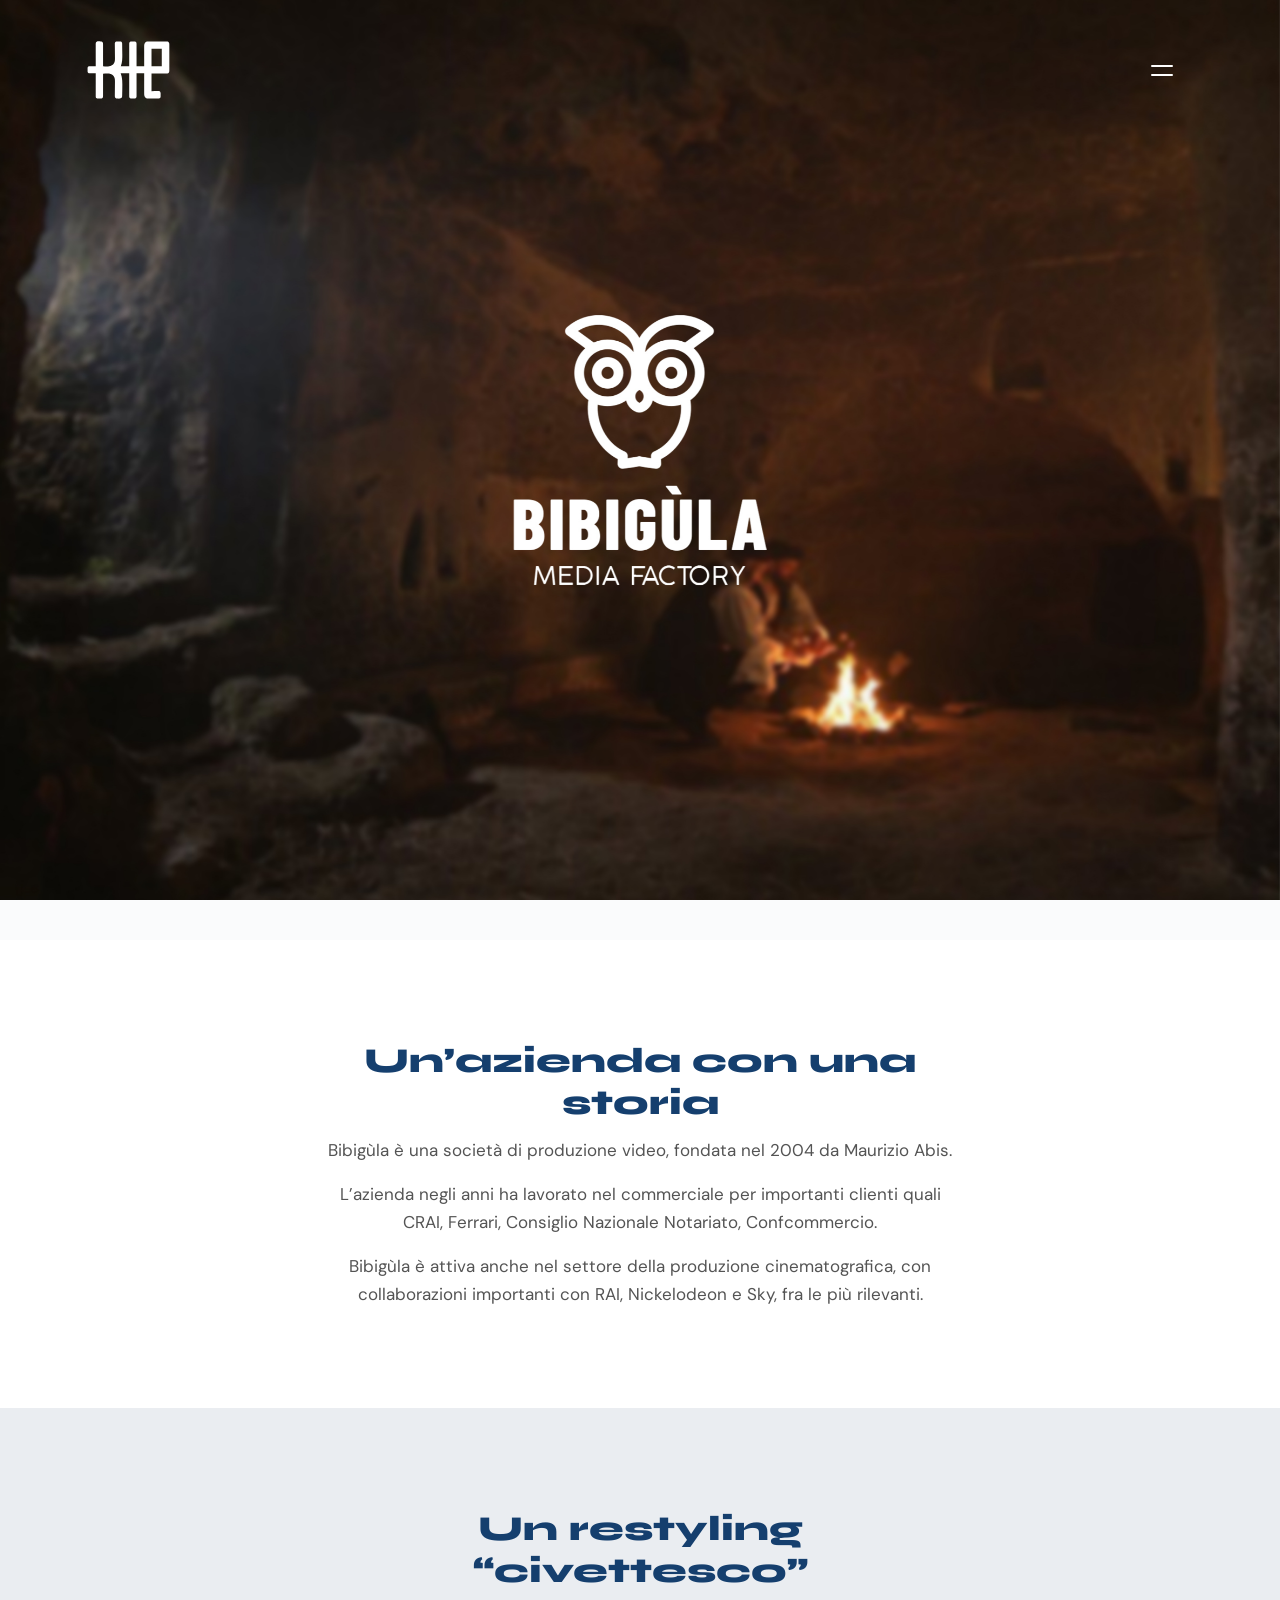
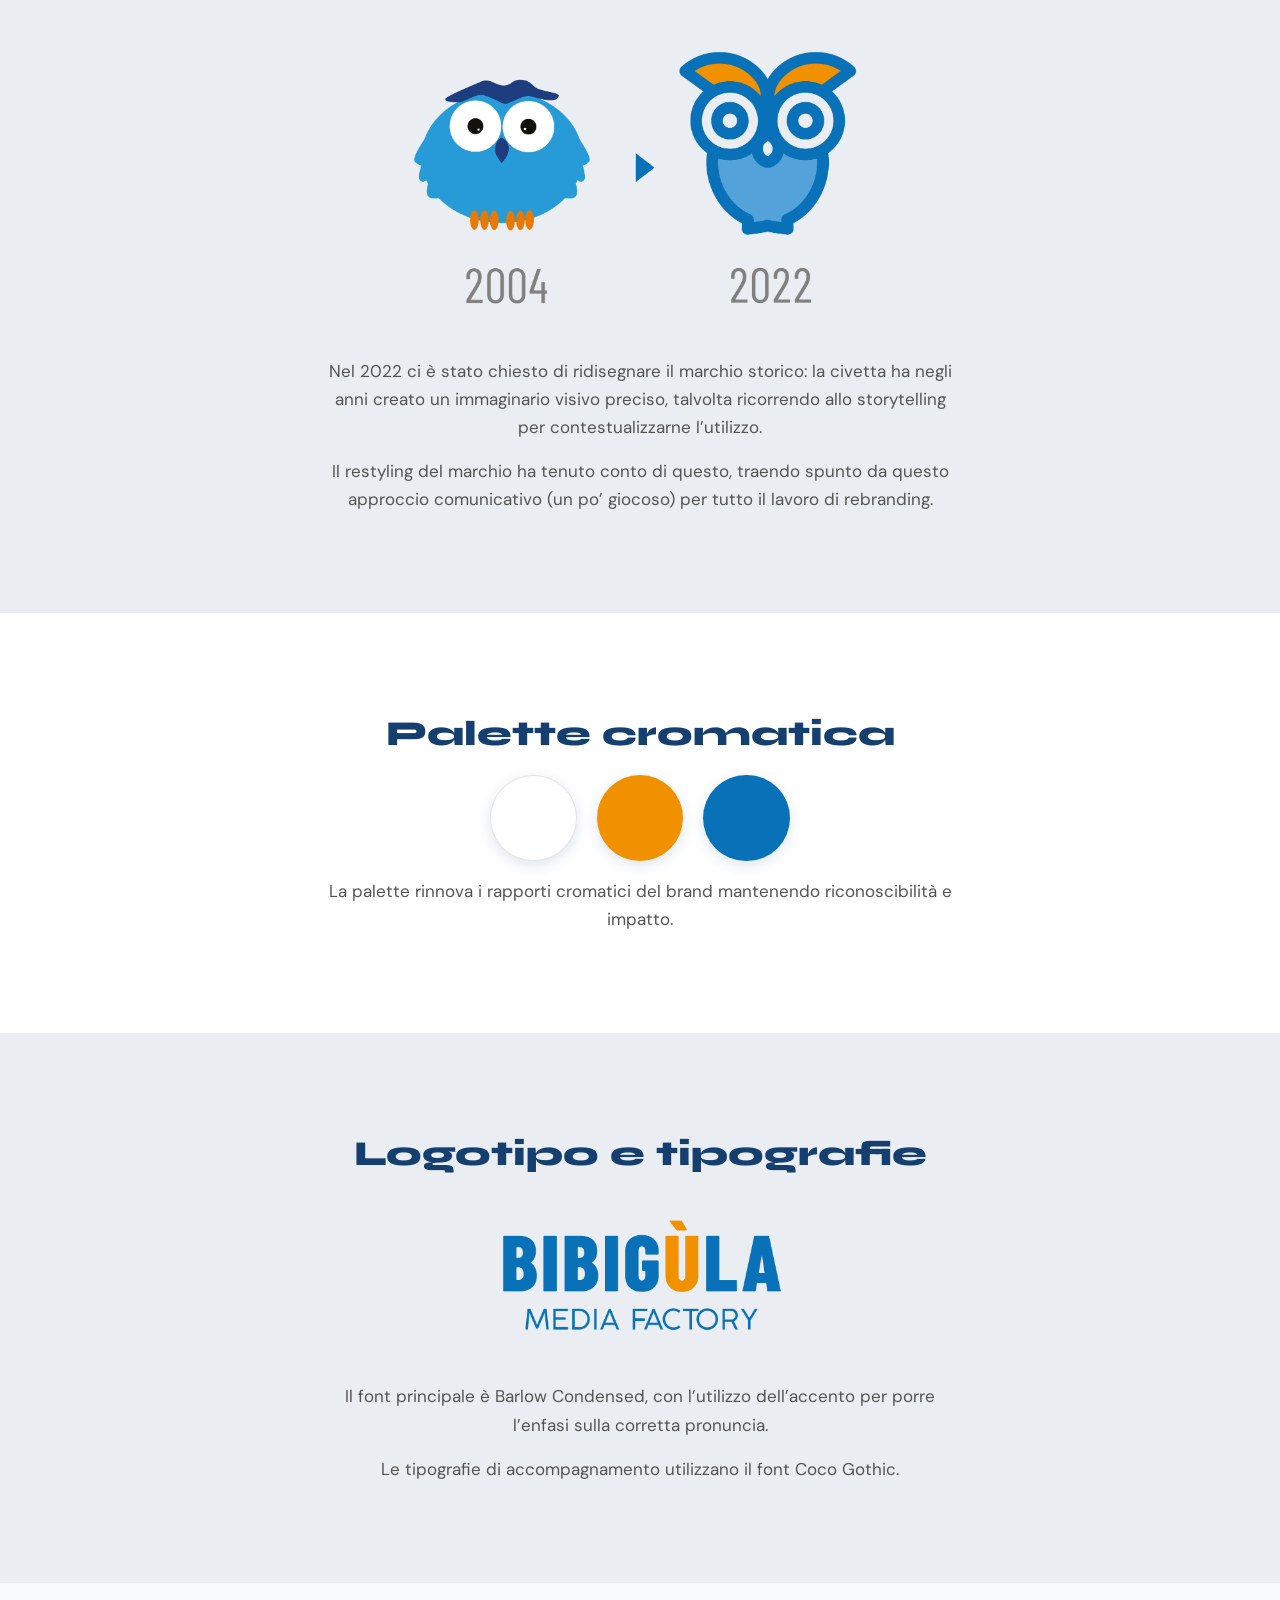
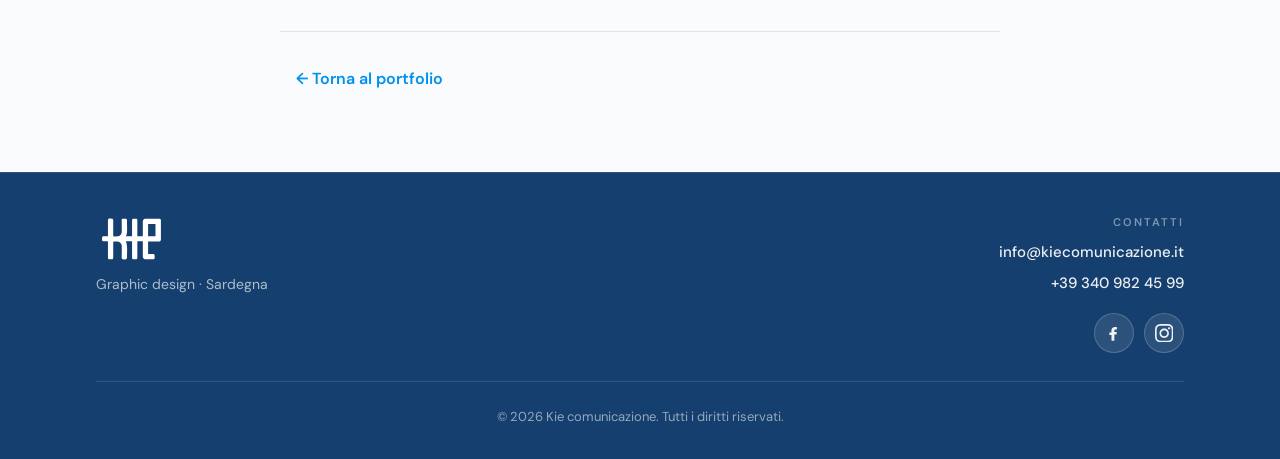
<file: progetti/bibigula/index.html>
<!DOCTYPE html>
<html lang="it">
<head>
  <meta charset="UTF-8" />
  <meta name="viewport" content="width=device-width, initial-scale=1" />
  <title>Bibigùla — Kie | Graphic design</title>
  <meta name="description" content="Restyling del marchio Bibigùla Media Factory: produzione video, civetta e tipografie Barlow Condensed e Coco Gothic." />
  <link rel="preconnect" href="https://fonts.googleapis.com" />
  <link rel="preconnect" href="https://fonts.gstatic.com" crossorigin />
  <link href="https://fonts.googleapis.com/css2?family=DM+Sans:ital,opsz,wght@0,9..40,400;0,9..40,500;0,9..40,600;0,9..40,700;1,9..40,400&family=Fraunces:ital,opsz,wght@0,9..144,500;0,9..144,600;0,9..144,700;1,9..144,500&family=Syne:wght@400;500;600;700;800&display=swap" rel="stylesheet" />
  <link rel="stylesheet" href="../../styles.css" />
</head>
<body class="page-project">
  <header class="site-header" id="top">
    <div class="header-inner">
      <a class="logo" href="../../index.html#top" aria-label="Kie — home">
        <img class="logo-img" src="../../immagini/logo_kie.svg" alt="Kie comunicazione" width="180" height="133" decoding="async" />
      </a>
      <button class="nav-toggle" type="button" aria-expanded="false" aria-controls="site-nav" aria-label="Apri il menu di navigazione">
        <span class="nav-toggle-inner" aria-hidden="true">
          <span class="nav-toggle-bar"></span>
          <span class="nav-toggle-bar"></span>
        </span>
      </button>
    </div>
    <nav class="site-nav" id="site-nav" aria-label="Navigazione principale" aria-hidden="true">
        <div class="site-nav-inner">
          <div class="site-nav-links">
            <a href="../../kie/chi/">Kie/chi</a>
            <a href="../../index.html#servizi">Servizi</a>
            <a href="../../portfolio/">Portfolio</a>
            <a href="../../index.html#contatti">Contatti</a>
          </div>
          <div class="site-nav-foot">
            <p class="site-nav-foot-title">Contatti</p>
            <a class="site-nav-contact" href="mailto:info@kiecomunicazione.it">info@kiecomunicazione.it</a>
            <a class="site-nav-contact" href="tel:+393409824599">+39 340 982 45 99</a>
            <ul class="site-nav-social">
              <li>
                <a class="site-nav-social-link" href="https://www.facebook.com/kiecomunicazione" target="_blank" rel="noopener noreferrer" aria-label="Kie su Facebook">
                  <svg class="site-nav-social-icon" viewBox="0 0 24 24" aria-hidden="true" focusable="false"><path fill="currentColor" d="M13.5 22v-8.3h2.8l.4-3.3h-3.2V8.8c0-.9.3-1.6 1.7-1.6h1.7V4.1c-.3 0-1.4-.1-2.7-.1-2.7 0-4.5 1.6-4.5 4.6v2.6H7v3.3h2.8V22h3.7z" /></svg>
                </a>
              </li>
              <li>
                <a class="site-nav-social-link" href="https://www.instagram.com/kie_comunicazione/" target="_blank" rel="noopener noreferrer" aria-label="Kie su Instagram">
                  <svg class="site-nav-social-icon" viewBox="0 0 24 24" aria-hidden="true" focusable="false"><path fill="currentColor" d="M12 2.163c3.204 0 3.584.012 4.85.07 3.252.148 4.771 1.691 4.919 4.919.058 1.265.069 1.645.069 4.849 0 3.205-.012 3.584-.069 4.849-.149 3.225-1.664 4.771-4.919 4.919-1.266.058-1.644.07-4.85.07-3.204 0-3.584-.012-4.849-.07-3.26-.149-4.771-1.699-4.919-4.92-.058-1.265-.07-1.644-.07-4.849 0-3.204.013-3.583.07-4.849.149-3.227 1.664-4.771 4.919-4.919 1.266-.057 1.645-.069 4.849-.069zM12 0c-3.259 0-3.667.014-4.947.072-4.358.2-6.78 2.618-6.98 6.98-.059 1.281-.073 1.689-.073 4.948 0 3.259.014 3.668.072 4.948.2 4.358 2.618 6.78 6.98 6.98 1.281.058 1.689.072 4.948.072 3.259 0 3.668-.014 4.948-.072 4.354-.2 6.782-2.618 6.979-6.98.059-1.28.073-1.689.073-4.948 0-3.259-.014-3.667-.072-4.947-.196-4.354-2.617-6.78-6.979-6.98-1.281-.059-1.69-.073-4.949-.073zm0 5.838c-3.403 0-6.162 2.759-6.162 6.162s2.759 6.163 6.162 6.163 6.162-2.759 6.162-6.163c0-3.403-2.759-6.162-6.162-6.162zm0 10.162c-2.209 0-4-1.79-4-4 0-2.209 1.791-4 4-4s4 1.791 4 4c0 2.21-1.791 4-4 4zm6.406-11.845c-.796 0-1.441.645-1.441 1.44s.645 1.44 1.441 1.44c.795 0 1.439-.645 1.439-1.44s-.644-1.44-1.439-1.44z" /></svg>
                </a>
              </li>
            </ul>
          </div>
        </div>
    </nav>
  </header>

  <main class="project-page">
    <article>
      <header class="project-hero-banner">
        <div class="project-hero-media">
          <img
            class="project-hero-img"
            src="../../immagini/bibigula-hero.jpg"
            srcset="../../immagini/bibigula-hero.jpg 2500w"
            width="2500"
            height="1667"
            sizes="100vw"
            alt=""
            fetchpriority="high"
            decoding="async"
          />
        </div>
      </header>
      <div class="container narrow project-body project-body--text-center">
        <section class="project-body-section" aria-labelledby="bibigula-storia">
          <h1 class="project-body-heading" id="bibigula-storia">Un’azienda con una storia</h1>
          <p>Bibigùla è una società di produzione video, fondata nel 2004 da Maurizio Abis.</p>
          <p>L’azienda negli anni ha lavorato nel commerciale per importanti clienti quali CRAI, Ferrari, Consiglio Nazionale Notariato, Confcommercio.</p>
          <p>Bibigùla è attiva anche nel settore della produzione cinematografica, con collaborazioni importanti con RAI, Nickelodeon e Sky, fra le più rilevanti.</p>
        </section>
        <section class="project-body-section" aria-labelledby="bibigula-restyling">
          <h1 class="project-body-heading" id="bibigula-restyling">Un restyling “civettesco”</h1>
          <figure class="project-body-figure">
            <img
              src="../../immagini/bibigula-restyling.png"
              width="2000"
              height="989"
              alt="Evoluzione del logo Bibigùla: confronto tra versione 2004 e restyling 2022"
              loading="lazy"
              decoding="async"
            />
          </figure>
          <p>Nel 2022 ci è stato chiesto di ridisegnare il marchio storico: la civetta ha negli anni creato un immaginario visivo preciso, talvolta ricorrendo allo storytelling per contestualizzarne l’utilizzo.</p>
          <p>Il restyling del marchio ha tenuto conto di questo, traendo spunto da questo approccio comunicativo (un po’ giocoso) per tutto il lavoro di rebranding.</p>
        </section>
        <section class="sezione_palette" aria-labelledby="bibigula-palette">
          <h1 class="project-body-heading" id="bibigula-palette">Palette cromatica</h1>
          <div
            class="project-palette-swatches"
            role="img"
            aria-label="Tre colori della palette Bibigùla: bianco, arancio e blu del logo"
          >
            <span class="project-palette-swatch project-palette-swatch--white"></span>
            <span class="project-palette-swatch project-palette-swatch--bibigula-orange"></span>
            <span class="project-palette-swatch project-palette-swatch--bibigula-blue"></span>
          </div>
          <p>La palette rinnova i rapporti cromatici del brand mantenendo riconoscibilità e impatto.</p>
        </section>
        <section class="project-body-section" aria-labelledby="bibigula-tipo">
          <h1 class="project-body-heading" id="bibigula-tipo">Logotipo e tipografie</h1>
          <figure class="project-body-figure">
            <img
              src="../../immagini/bibigula-logotipo.png"
              width="2000"
              height="497"
              alt="Logotipo Bibigùla Media Factory: Barlow Condensed per il wordmark e Coco Gothic per il payoff"
              loading="lazy"
              decoding="async"
            />
          </figure>
          <p>Il font principale è Barlow Condensed, con l’utilizzo dell’accento per porre l’enfasi sulla corretta pronuncia.</p>
          <p>Le tipografie di accompagnamento utilizzano il font Coco Gothic.</p>
        </section>
      </div>
      <div class="container narrow project-nav">
        <a class="project-back" href="../../portfolio/">← Torna al portfolio</a>
      </div>
    </article>
  </main>

  <footer class="site-footer">
    <div class="container footer-inner">
      <div class="footer-brand">
        <a class="footer-logo-link" href="../../index.html#top" aria-label="Kie — home">
          <img class="footer-logo" src="../../immagini/logo_kie.svg" alt="Kie comunicazione" width="140" height="104" decoding="async" />
        </a>
        <p class="footer-note">Graphic design · Sardegna</p>
      </div>
      <div class="footer-contact">
        <p class="footer-contact-title">Contatti</p>
        <a class="footer-contact-link" href="mailto:info@kiecomunicazione.it">info@kiecomunicazione.it</a>
        <a class="footer-contact-link" href="tel:+393409824599">+39 340 982 45 99</a>
        <ul class="footer-social" aria-label="Social">
          <li>
            <a class="footer-social-link" href="https://www.facebook.com/kiecomunicazione" target="_blank" rel="noopener noreferrer" aria-label="Kie su Facebook">
              <svg class="footer-social-icon" viewBox="0 0 24 24" aria-hidden="true" focusable="false"><path fill="currentColor" d="M13.5 22v-8.3h2.8l.4-3.3h-3.2V8.8c0-.9.3-1.6 1.7-1.6h1.7V4.1c-.3 0-1.4-.1-2.7-.1-2.7 0-4.5 1.6-4.5 4.6v2.6H7v3.3h2.8V22h3.7z" /></svg>
            </a>
          </li>
          <li>
            <a class="footer-social-link" href="https://www.instagram.com/kie_comunicazione/" target="_blank" rel="noopener noreferrer" aria-label="Kie su Instagram">
              <svg class="footer-social-icon" viewBox="0 0 24 24" aria-hidden="true" focusable="false"><path fill="currentColor" d="M12 2.163c3.204 0 3.584.012 4.85.07 3.252.148 4.771 1.691 4.919 4.919.058 1.265.069 1.645.069 4.849 0 3.205-.012 3.584-.069 4.849-.149 3.225-1.664 4.771-4.919 4.919-1.266.058-1.644.07-4.85.07-3.204 0-3.584-.012-4.849-.07-3.26-.149-4.771-1.699-4.919-4.92-.058-1.265-.07-1.644-.07-4.849 0-3.204.013-3.583.07-4.849.149-3.227 1.664-4.771 4.919-4.919 1.266-.057 1.645-.069 4.849-.069zM12 0c-3.259 0-3.667.014-4.947.072-4.358.2-6.78 2.618-6.98 6.98-.059 1.281-.073 1.689-.073 4.948 0 3.259.014 3.668.072 4.948.2 4.358 2.618 6.78 6.98 6.98 1.281.058 1.689.072 4.948.072 3.259 0 3.668-.014 4.948-.072 4.354-.2 6.782-2.618 6.979-6.98.059-1.28.073-1.689.073-4.948 0-3.259-.014-3.667-.072-4.947-.196-4.354-2.617-6.78-6.979-6.98-1.281-.059-1.69-.073-4.949-.073zm0 5.838c-3.403 0-6.162 2.759-6.162 6.162s2.759 6.163 6.162 6.163 6.162-2.759 6.162-6.163c0-3.403-2.759-6.162-6.162-6.162zm0 10.162c-2.209 0-4-1.79-4-4 0-2.209 1.791-4 4-4s4 1.791 4 4c0 2.21-1.791 4-4 4zm6.406-11.845c-.796 0-1.441.645-1.441 1.44s.645 1.44 1.441 1.44c.795 0 1.439-.645 1.439-1.44s-.644-1.44-1.439-1.44z" /></svg>
            </a>
          </li>
        </ul>
      </div>
      <p class="footer-copy">&copy; <span id="year"></span> Kie comunicazione. Tutti i diritti riservati.</p>
    </div>
  </footer>

  <script src="../../script.js"></script>
</body>
</html>
</file>
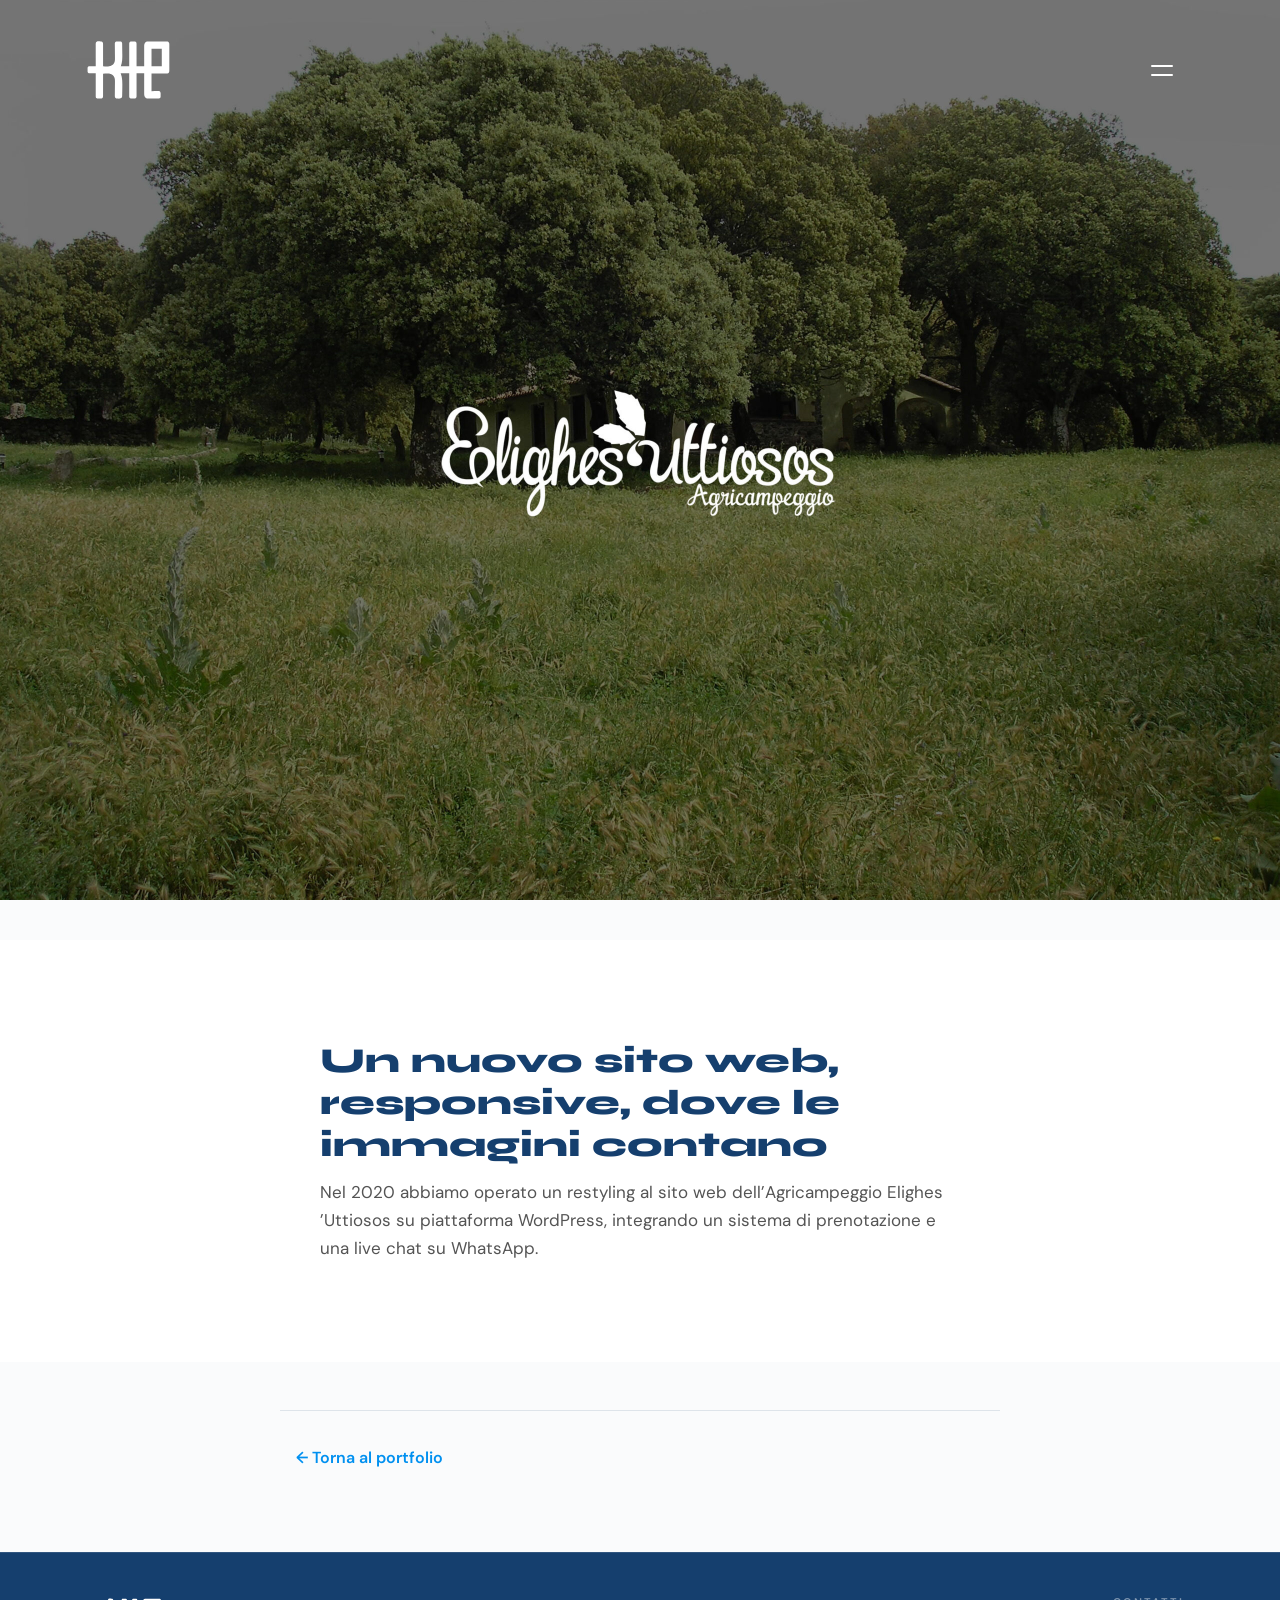
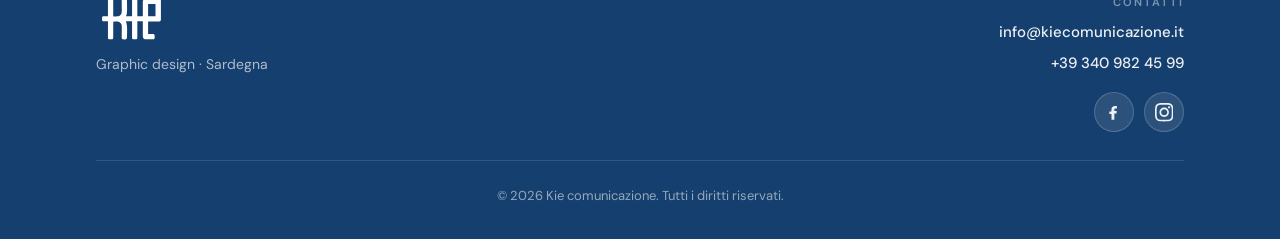
<file: progetti/elighesuttiosos/index.html>
<!DOCTYPE html>
<html lang="it">
<head>
  <meta charset="UTF-8" />
  <meta name="viewport" content="width=device-width, initial-scale=1" />
  <title>Elighes ’Uttiosos — Kie | Graphic design</title>
  <meta name="description" content="Restyling del sito dell’Agricampeggio Elighes ’Uttiosos: WordPress, prenotazioni e live chat WhatsApp." />
  <link rel="preconnect" href="https://fonts.googleapis.com" />
  <link rel="preconnect" href="https://fonts.gstatic.com" crossorigin />
  <link href="https://fonts.googleapis.com/css2?family=DM+Sans:ital,opsz,wght@0,9..40,400;0,9..40,500;0,9..40,600;0,9..40,700;1,9..40,400&family=Fraunces:ital,opsz,wght@0,9..144,500;0,9..144,600;0,9..144,700;1,9..144,500&family=Syne:wght@400;500;600;700;800&display=swap" rel="stylesheet" />
  <link rel="stylesheet" href="../../styles.css" />
</head>
<body class="page-project">
  <header class="site-header" id="top">
    <div class="header-inner">
      <a class="logo" href="../../index.html#top" aria-label="Kie — home">
        <img class="logo-img" src="../../immagini/logo_kie.svg" alt="Kie comunicazione" width="180" height="133" decoding="async" />
      </a>
      <button class="nav-toggle" type="button" aria-expanded="false" aria-controls="site-nav" aria-label="Apri il menu di navigazione">
        <span class="nav-toggle-inner" aria-hidden="true">
          <span class="nav-toggle-bar"></span>
          <span class="nav-toggle-bar"></span>
        </span>
      </button>
    </div>
    <nav class="site-nav" id="site-nav" aria-label="Navigazione principale" aria-hidden="true">
        <div class="site-nav-inner">
          <div class="site-nav-links">
            <a href="../../kie/chi/">Kie/chi</a>
            <a href="../../index.html#servizi">Servizi</a>
            <a href="../../portfolio/">Portfolio</a>
            <a href="../../index.html#contatti">Contatti</a>
          </div>
          <div class="site-nav-foot">
            <p class="site-nav-foot-title">Contatti</p>
            <a class="site-nav-contact" href="mailto:info@kiecomunicazione.it">info@kiecomunicazione.it</a>
            <a class="site-nav-contact" href="tel:+393409824599">+39 340 982 45 99</a>
            <ul class="site-nav-social">
              <li>
                <a class="site-nav-social-link" href="https://www.facebook.com/kiecomunicazione" target="_blank" rel="noopener noreferrer" aria-label="Kie su Facebook">
                  <svg class="site-nav-social-icon" viewBox="0 0 24 24" aria-hidden="true" focusable="false"><path fill="currentColor" d="M13.5 22v-8.3h2.8l.4-3.3h-3.2V8.8c0-.9.3-1.6 1.7-1.6h1.7V4.1c-.3 0-1.4-.1-2.7-.1-2.7 0-4.5 1.6-4.5 4.6v2.6H7v3.3h2.8V22h3.7z" /></svg>
                </a>
              </li>
              <li>
                <a class="site-nav-social-link" href="https://www.instagram.com/kie_comunicazione/" target="_blank" rel="noopener noreferrer" aria-label="Kie su Instagram">
                  <svg class="site-nav-social-icon" viewBox="0 0 24 24" aria-hidden="true" focusable="false"><path fill="currentColor" d="M12 2.163c3.204 0 3.584.012 4.85.07 3.252.148 4.771 1.691 4.919 4.919.058 1.265.069 1.645.069 4.849 0 3.205-.012 3.584-.069 4.849-.149 3.225-1.664 4.771-4.919 4.919-1.266.058-1.644.07-4.85.07-3.204 0-3.584-.012-4.849-.07-3.26-.149-4.771-1.699-4.919-4.92-.058-1.265-.07-1.644-.07-4.849 0-3.204.013-3.583.07-4.849.149-3.227 1.664-4.771 4.919-4.919 1.266-.057 1.645-.069 4.849-.069zM12 0c-3.259 0-3.667.014-4.947.072-4.358.2-6.78 2.618-6.98 6.98-.059 1.281-.073 1.689-.073 4.948 0 3.259.014 3.668.072 4.948.2 4.358 2.618 6.78 6.98 6.98 1.281.058 1.689.072 4.948.072 3.259 0 3.668-.014 4.948-.072 4.354-.2 6.782-2.618 6.979-6.98.059-1.28.073-1.689.073-4.948 0-3.259-.014-3.667-.072-4.947-.196-4.354-2.617-6.78-6.979-6.98-1.281-.059-1.69-.073-4.949-.073zm0 5.838c-3.403 0-6.162 2.759-6.162 6.162s2.759 6.163 6.162 6.163 6.162-2.759 6.162-6.163c0-3.403-2.759-6.162-6.162-6.162zm0 10.162c-2.209 0-4-1.79-4-4 0-2.209 1.791-4 4-4s4 1.791 4 4c0 2.21-1.791 4-4 4zm6.406-11.845c-.796 0-1.441.645-1.441 1.44s.645 1.44 1.441 1.44c.795 0 1.439-.645 1.439-1.44s-.644-1.44-1.439-1.44z" /></svg>
                </a>
              </li>
            </ul>
          </div>
        </div>
    </nav>
  </header>

  <main class="project-page">
    <article>
      <header class="project-hero-banner">
        <div class="project-hero-media">
          <img
            class="project-hero-img"
            src="../../immagini/elighes-hero.jpg"
            srcset="../../immagini/elighes-hero.jpg 2560w"
            width="2560"
            height="1920"
            sizes="100vw"
            alt=""
            fetchpriority="high"
            decoding="async"
          />
        </div>
      </header>
      <div class="container narrow project-body">
        <section class="project-body-section" aria-labelledby="elighes-sito">
          <h1 class="project-body-heading" id="elighes-sito">Un nuovo sito web, responsive, dove le immagini contano</h1>
          <p>Nel 2020 abbiamo operato un restyling al sito web dell’Agricampeggio Elighes ’Uttiosos su piattaforma WordPress, integrando un sistema di prenotazione e una live chat su WhatsApp.</p>
        </section>
      </div>
      <div class="container narrow project-nav">
        <a class="project-back" href="../../portfolio/">← Torna al portfolio</a>
      </div>
    </article>
  </main>

  <footer class="site-footer">
    <div class="container footer-inner">
      <div class="footer-brand">
        <a class="footer-logo-link" href="../../index.html#top" aria-label="Kie — home">
          <img class="footer-logo" src="../../immagini/logo_kie.svg" alt="Kie comunicazione" width="140" height="104" decoding="async" />
        </a>
        <p class="footer-note">Graphic design · Sardegna</p>
      </div>
      <div class="footer-contact">
        <p class="footer-contact-title">Contatti</p>
        <a class="footer-contact-link" href="mailto:info@kiecomunicazione.it">info@kiecomunicazione.it</a>
        <a class="footer-contact-link" href="tel:+393409824599">+39 340 982 45 99</a>
        <ul class="footer-social" aria-label="Social">
          <li>
            <a class="footer-social-link" href="https://www.facebook.com/kiecomunicazione" target="_blank" rel="noopener noreferrer" aria-label="Kie su Facebook">
              <svg class="footer-social-icon" viewBox="0 0 24 24" aria-hidden="true" focusable="false"><path fill="currentColor" d="M13.5 22v-8.3h2.8l.4-3.3h-3.2V8.8c0-.9.3-1.6 1.7-1.6h1.7V4.1c-.3 0-1.4-.1-2.7-.1-2.7 0-4.5 1.6-4.5 4.6v2.6H7v3.3h2.8V22h3.7z" /></svg>
            </a>
          </li>
          <li>
            <a class="footer-social-link" href="https://www.instagram.com/kie_comunicazione/" target="_blank" rel="noopener noreferrer" aria-label="Kie su Instagram">
              <svg class="footer-social-icon" viewBox="0 0 24 24" aria-hidden="true" focusable="false"><path fill="currentColor" d="M12 2.163c3.204 0 3.584.012 4.85.07 3.252.148 4.771 1.691 4.919 4.919.058 1.265.069 1.645.069 4.849 0 3.205-.012 3.584-.069 4.849-.149 3.225-1.664 4.771-4.919 4.919-1.266.058-1.644.07-4.85.07-3.204 0-3.584-.012-4.849-.07-3.26-.149-4.771-1.699-4.919-4.92-.058-1.265-.07-1.644-.07-4.849 0-3.204.013-3.583.07-4.849.149-3.227 1.664-4.771 4.919-4.919 1.266-.057 1.645-.069 4.849-.069zM12 0c-3.259 0-3.667.014-4.947.072-4.358.2-6.78 2.618-6.98 6.98-.059 1.281-.073 1.689-.073 4.948 0 3.259.014 3.668.072 4.948.2 4.358 2.618 6.78 6.98 6.98 1.281.058 1.689.072 4.948.072 3.259 0 3.668-.014 4.948-.072 4.354-.2 6.782-2.618 6.979-6.98.059-1.28.073-1.689.073-4.948 0-3.259-.014-3.667-.072-4.947-.196-4.354-2.617-6.78-6.979-6.98-1.281-.059-1.69-.073-4.949-.073zm0 5.838c-3.403 0-6.162 2.759-6.162 6.162s2.759 6.163 6.162 6.163 6.162-2.759 6.162-6.163c0-3.403-2.759-6.162-6.162-6.162zm0 10.162c-2.209 0-4-1.79-4-4 0-2.209 1.791-4 4-4s4 1.791 4 4c0 2.21-1.791 4-4 4zm6.406-11.845c-.796 0-1.441.645-1.441 1.44s.645 1.44 1.441 1.44c.795 0 1.439-.645 1.439-1.44s-.644-1.44-1.439-1.44z" /></svg>
            </a>
          </li>
        </ul>
      </div>
      <p class="footer-copy">&copy; <span id="year"></span> Kie comunicazione. Tutti i diritti riservati.</p>
    </div>
  </footer>

  <script src="../../script.js"></script>
</body>
</html>
</file>
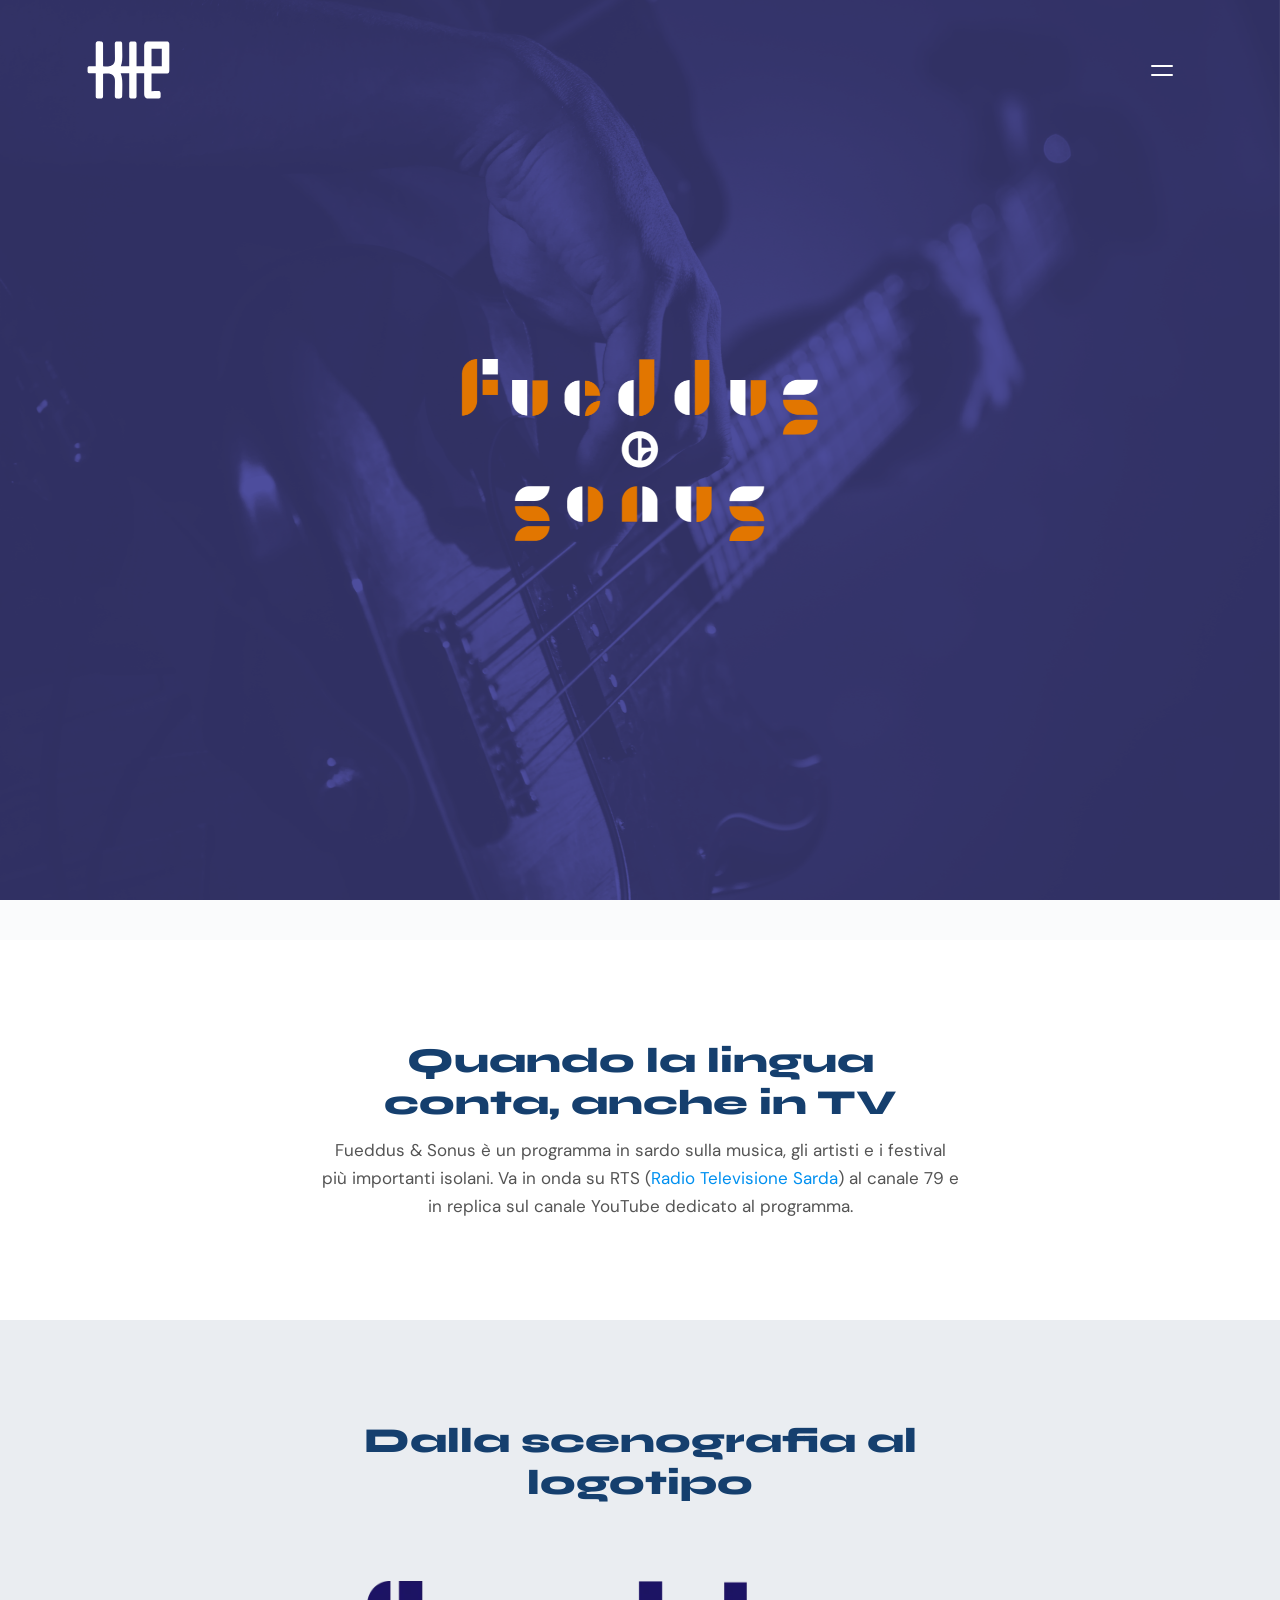
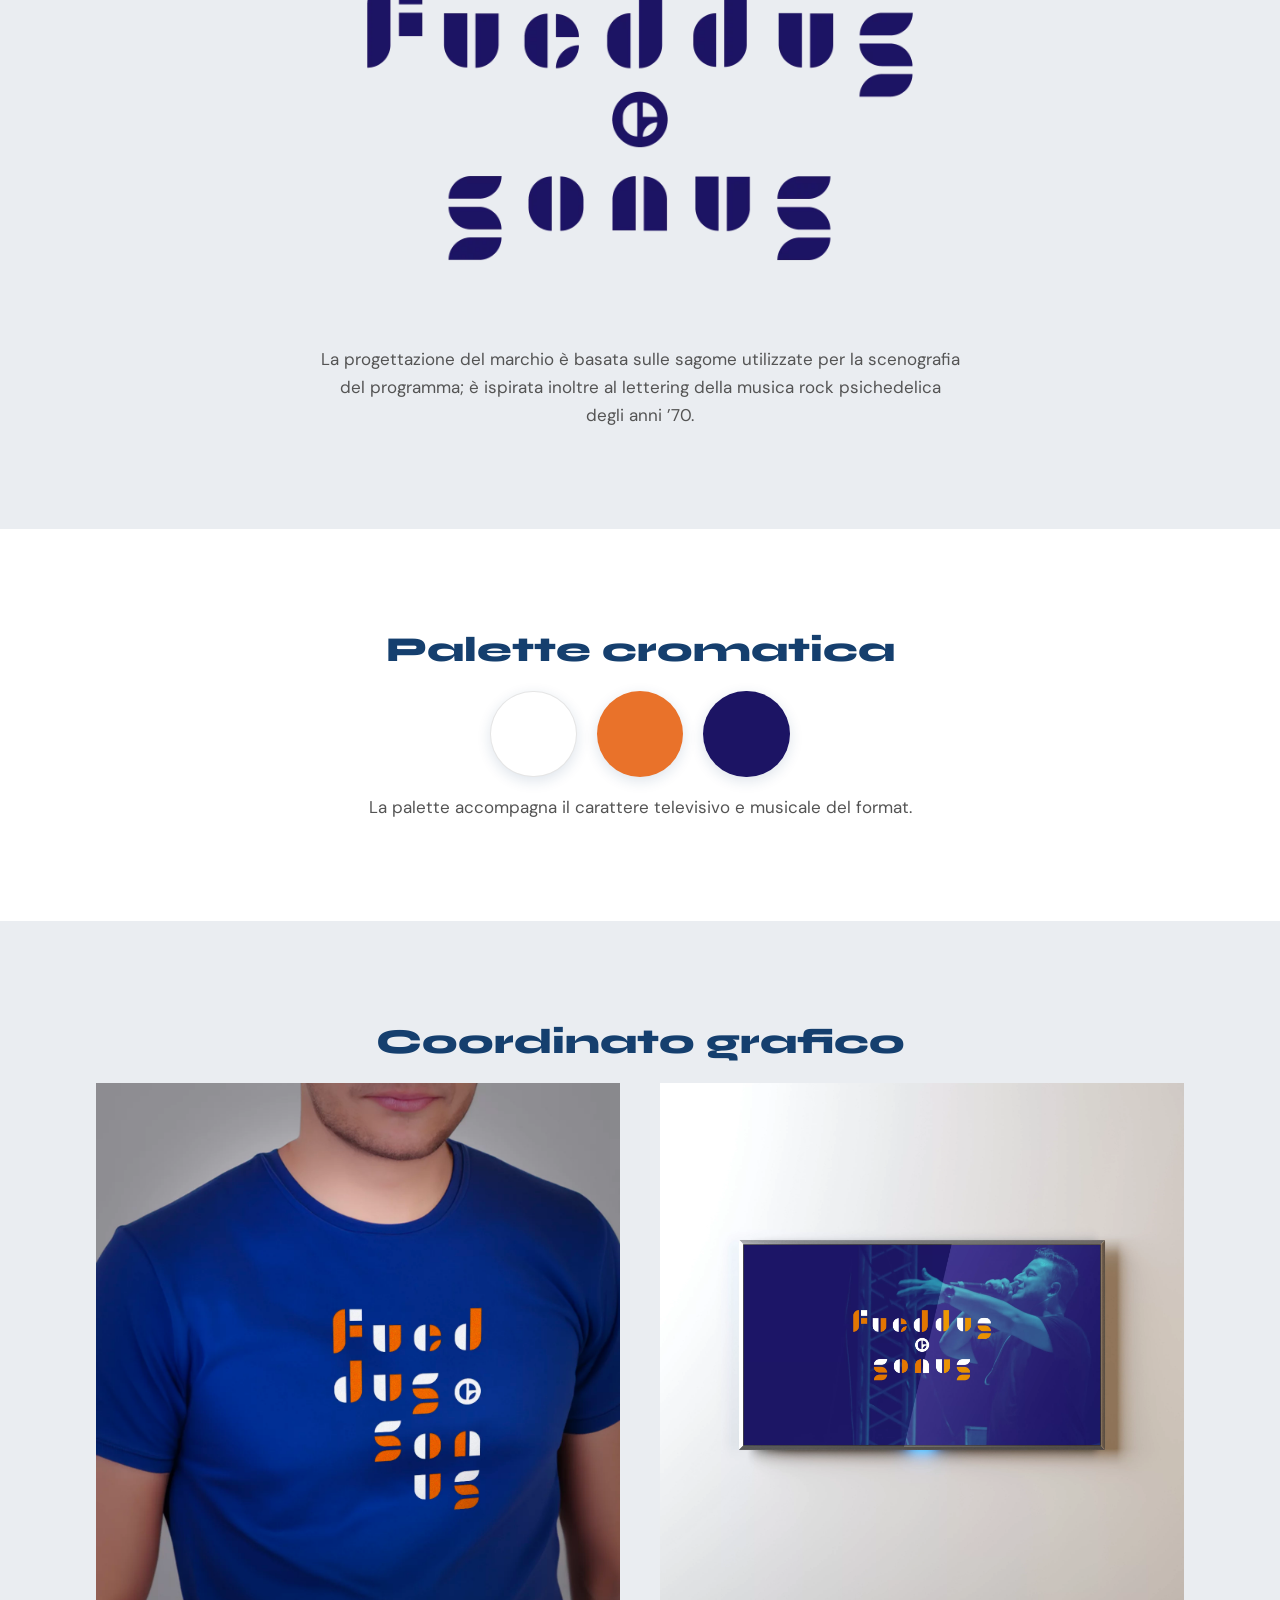
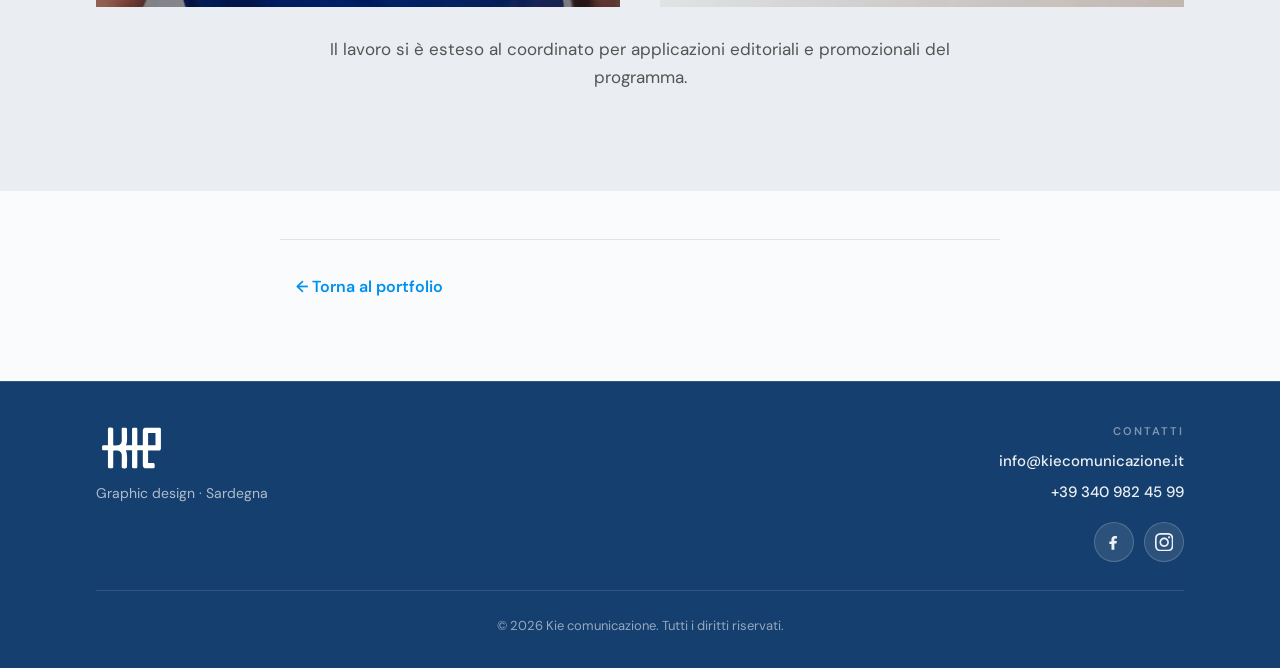
<file: progetti/fueddusesonus/index.html>
<!DOCTYPE html>
<html lang="it">
<head>
  <meta charset="UTF-8" />
  <meta name="viewport" content="width=device-width, initial-scale=1" />
  <title>Fueddus &amp; Sonus — Kie | Graphic design</title>
  <meta name="description" content="Identità per Fueddus &amp; Sonus su RTS: musica sarda, scenografia e marchio ispirato al rock psichedelico anni ’70." />
  <link rel="preconnect" href="https://fonts.googleapis.com" />
  <link rel="preconnect" href="https://fonts.gstatic.com" crossorigin />
  <link href="https://fonts.googleapis.com/css2?family=DM+Sans:ital,opsz,wght@0,9..40,400;0,9..40,500;0,9..40,600;0,9..40,700;1,9..40,400&family=Fraunces:ital,opsz,wght@0,9..144,500;0,9..144,600;0,9..144,700;1,9..144,500&family=Syne:wght@400;500;600;700;800&display=swap" rel="stylesheet" />
  <link rel="stylesheet" href="../../styles.css" />
</head>
<body class="page-project">
  <header class="site-header" id="top">
    <div class="header-inner">
      <a class="logo" href="../../index.html#top" aria-label="Kie — home">
        <img class="logo-img" src="../../immagini/logo_kie.svg" alt="Kie comunicazione" width="180" height="133" decoding="async" />
      </a>
      <button class="nav-toggle" type="button" aria-expanded="false" aria-controls="site-nav" aria-label="Apri il menu di navigazione">
        <span class="nav-toggle-inner" aria-hidden="true">
          <span class="nav-toggle-bar"></span>
          <span class="nav-toggle-bar"></span>
        </span>
      </button>
    </div>
    <nav class="site-nav" id="site-nav" aria-label="Navigazione principale" aria-hidden="true">
        <div class="site-nav-inner">
          <div class="site-nav-links">
            <a href="../../kie/chi/">Kie/chi</a>
            <a href="../../index.html#servizi">Servizi</a>
            <a href="../../portfolio/">Portfolio</a>
            <a href="../../index.html#contatti">Contatti</a>
          </div>
          <div class="site-nav-foot">
            <p class="site-nav-foot-title">Contatti</p>
            <a class="site-nav-contact" href="mailto:info@kiecomunicazione.it">info@kiecomunicazione.it</a>
            <a class="site-nav-contact" href="tel:+393409824599">+39 340 982 45 99</a>
            <ul class="site-nav-social">
              <li>
                <a class="site-nav-social-link" href="https://www.facebook.com/kiecomunicazione" target="_blank" rel="noopener noreferrer" aria-label="Kie su Facebook">
                  <svg class="site-nav-social-icon" viewBox="0 0 24 24" aria-hidden="true" focusable="false"><path fill="currentColor" d="M13.5 22v-8.3h2.8l.4-3.3h-3.2V8.8c0-.9.3-1.6 1.7-1.6h1.7V4.1c-.3 0-1.4-.1-2.7-.1-2.7 0-4.5 1.6-4.5 4.6v2.6H7v3.3h2.8V22h3.7z" /></svg>
                </a>
              </li>
              <li>
                <a class="site-nav-social-link" href="https://www.instagram.com/kie_comunicazione/" target="_blank" rel="noopener noreferrer" aria-label="Kie su Instagram">
                  <svg class="site-nav-social-icon" viewBox="0 0 24 24" aria-hidden="true" focusable="false"><path fill="currentColor" d="M12 2.163c3.204 0 3.584.012 4.85.07 3.252.148 4.771 1.691 4.919 4.919.058 1.265.069 1.645.069 4.849 0 3.205-.012 3.584-.069 4.849-.149 3.225-1.664 4.771-4.919 4.919-1.266.058-1.644.07-4.85.07-3.204 0-3.584-.012-4.849-.07-3.26-.149-4.771-1.699-4.919-4.92-.058-1.265-.07-1.644-.07-4.849 0-3.204.013-3.583.07-4.849.149-3.227 1.664-4.771 4.919-4.919 1.266-.057 1.645-.069 4.849-.069zM12 0c-3.259 0-3.667.014-4.947.072-4.358.2-6.78 2.618-6.98 6.98-.059 1.281-.073 1.689-.073 4.948 0 3.259.014 3.668.072 4.948.2 4.358 2.618 6.78 6.98 6.98 1.281.058 1.689.072 4.948.072 3.259 0 3.668-.014 4.948-.072 4.354-.2 6.782-2.618 6.979-6.98.059-1.28.073-1.689.073-4.948 0-3.259-.014-3.667-.072-4.947-.196-4.354-2.617-6.78-6.979-6.98-1.281-.059-1.69-.073-4.949-.073zm0 5.838c-3.403 0-6.162 2.759-6.162 6.162s2.759 6.163 6.162 6.163 6.162-2.759 6.162-6.163c0-3.403-2.759-6.162-6.162-6.162zm0 10.162c-2.209 0-4-1.79-4-4 0-2.209 1.791-4 4-4s4 1.791 4 4c0 2.21-1.791 4-4 4zm6.406-11.845c-.796 0-1.441.645-1.441 1.44s.645 1.44 1.441 1.44c.795 0 1.439-.645 1.439-1.44s-.644-1.44-1.439-1.44z" /></svg>
                </a>
              </li>
            </ul>
          </div>
        </div>
    </nav>
  </header>

  <main class="project-page">
    <article>
      <header class="project-hero-banner">
        <div class="project-hero-media">
          <img
            class="project-hero-img"
            src="../../immagini/fueddusesonus-hero.png"
            srcset="../../immagini/fueddusesonus-hero.png 2500w"
            width="2500"
            height="1667"
            sizes="100vw"
            alt=""
            fetchpriority="high"
            decoding="async"
          />
        </div>
      </header>
      <div class="container narrow project-body">
        <section class="project-body-section" aria-labelledby="fueddus-tv">
          <h1 class="project-body-heading" id="fueddus-tv">Quando la lingua conta, anche in TV</h1>
          <p>Fueddus &amp; Sonus è un programma in sardo sulla musica, gli artisti e i festival più importanti isolani. Va in onda su RTS (<a href="https://radiotelevisionesarda.tv/" target="_blank" rel="noopener noreferrer">Radio Televisione Sarda</a>) al canale 79 e in replica sul canale YouTube dedicato al programma.</p>
        </section>
        <section class="project-body-section" aria-labelledby="fueddus-scenografia">
          <h1 class="project-body-heading" id="fueddus-scenografia">Dalla scenografia al logotipo</h1>
          <figure class="project-body-figure">
            <img
              src="../../immagini/fueddus_sonus_logo.png.webp"
              alt="Logotipo Fueddus &amp; Sonus"
              loading="lazy"
              decoding="async"
            />
          </figure>
          <p>La progettazione del marchio è basata sulle sagome utilizzate per la scenografia del programma; è ispirata inoltre al lettering della musica rock psichedelica degli anni ’70.</p>
        </section>
        <section class="sezione_palette" aria-labelledby="fueddus-palette">
          <h1 class="project-body-heading" id="fueddus-palette">Palette cromatica</h1>
          <div
            class="project-palette-swatches"
            role="img"
            aria-label="Tre colori della palette Fueddus &amp; Sonus: bianco, arancio acceso e viola indaco"
          >
            <span class="project-palette-swatch project-palette-swatch--white"></span>
            <span class="project-palette-swatch project-palette-swatch--fueddus-orange"></span>
            <span class="project-palette-swatch project-palette-swatch--fueddus-indigo"></span>
          </div>
          <p>La palette accompagna il carattere televisivo e musicale del format.</p>
        </section>
        <section class="project-body-section" aria-labelledby="fueddus-coordinato">
          <h1 class="project-body-heading" id="fueddus-coordinato">Coordinato grafico</h1>
          <div class="project-duo-grid project-duo-grid--body">
            <figure class="project-body-figure">
              <img
                src="../../immagini/fueddustshirt.png.webp"
                alt="Maglietta promozionale con grafica Fueddus &amp; Sonus"
                loading="lazy"
                decoding="async"
              />
            </figure>
            <figure class="project-body-figure">
              <img
                src="../../immagini/tvmockup.png.webp"
                alt="Mockup dell’identità visiva su schermo televisivo"
                loading="lazy"
                decoding="async"
              />
            </figure>
          </div>
          <p>Il lavoro si è esteso al coordinato per applicazioni editoriali e promozionali del programma.</p>
        </section>
      </div>
      <div class="container narrow project-nav">
        <a class="project-back" href="../../portfolio/">← Torna al portfolio</a>
      </div>
    </article>
  </main>

  <footer class="site-footer">
    <div class="container footer-inner">
      <div class="footer-brand">
        <a class="footer-logo-link" href="../../index.html#top" aria-label="Kie — home">
          <img class="footer-logo" src="../../immagini/logo_kie.svg" alt="Kie comunicazione" width="140" height="104" decoding="async" />
        </a>
        <p class="footer-note">Graphic design · Sardegna</p>
      </div>
      <div class="footer-contact">
        <p class="footer-contact-title">Contatti</p>
        <a class="footer-contact-link" href="mailto:info@kiecomunicazione.it">info@kiecomunicazione.it</a>
        <a class="footer-contact-link" href="tel:+393409824599">+39 340 982 45 99</a>
        <ul class="footer-social" aria-label="Social">
          <li>
            <a class="footer-social-link" href="https://www.facebook.com/kiecomunicazione" target="_blank" rel="noopener noreferrer" aria-label="Kie su Facebook">
              <svg class="footer-social-icon" viewBox="0 0 24 24" aria-hidden="true" focusable="false"><path fill="currentColor" d="M13.5 22v-8.3h2.8l.4-3.3h-3.2V8.8c0-.9.3-1.6 1.7-1.6h1.7V4.1c-.3 0-1.4-.1-2.7-.1-2.7 0-4.5 1.6-4.5 4.6v2.6H7v3.3h2.8V22h3.7z" /></svg>
            </a>
          </li>
          <li>
            <a class="footer-social-link" href="https://www.instagram.com/kie_comunicazione/" target="_blank" rel="noopener noreferrer" aria-label="Kie su Instagram">
              <svg class="footer-social-icon" viewBox="0 0 24 24" aria-hidden="true" focusable="false"><path fill="currentColor" d="M12 2.163c3.204 0 3.584.012 4.85.07 3.252.148 4.771 1.691 4.919 4.919.058 1.265.069 1.645.069 4.849 0 3.205-.012 3.584-.069 4.849-.149 3.225-1.664 4.771-4.919 4.919-1.266.058-1.644.07-4.85.07-3.204 0-3.584-.012-4.849-.07-3.26-.149-4.771-1.699-4.919-4.92-.058-1.265-.07-1.644-.07-4.849 0-3.204.013-3.583.07-4.849.149-3.227 1.664-4.771 4.919-4.919 1.266-.057 1.645-.069 4.849-.069zM12 0c-3.259 0-3.667.014-4.947.072-4.358.2-6.78 2.618-6.98 6.98-.059 1.281-.073 1.689-.073 4.948 0 3.259.014 3.668.072 4.948.2 4.358 2.618 6.78 6.98 6.98 1.281.058 1.689.072 4.948.072 3.259 0 3.668-.014 4.948-.072 4.354-.2 6.782-2.618 6.979-6.98.059-1.28.073-1.689.073-4.948 0-3.259-.014-3.667-.072-4.947-.196-4.354-2.617-6.78-6.979-6.98-1.281-.059-1.69-.073-4.949-.073zm0 5.838c-3.403 0-6.162 2.759-6.162 6.162s2.759 6.163 6.162 6.163 6.162-2.759 6.162-6.163c0-3.403-2.759-6.162-6.162-6.162zm0 10.162c-2.209 0-4-1.79-4-4 0-2.209 1.791-4 4-4s4 1.791 4 4c0 2.21-1.791 4-4 4zm6.406-11.845c-.796 0-1.441.645-1.441 1.44s.645 1.44 1.441 1.44c.795 0 1.439-.645 1.439-1.44s-.644-1.44-1.439-1.44z" /></svg>
            </a>
          </li>
        </ul>
      </div>
      <p class="footer-copy">&copy; <span id="year"></span> Kie comunicazione. Tutti i diritti riservati.</p>
    </div>
  </footer>

  <script src="../../script.js"></script>
</body>
</html>
</file>
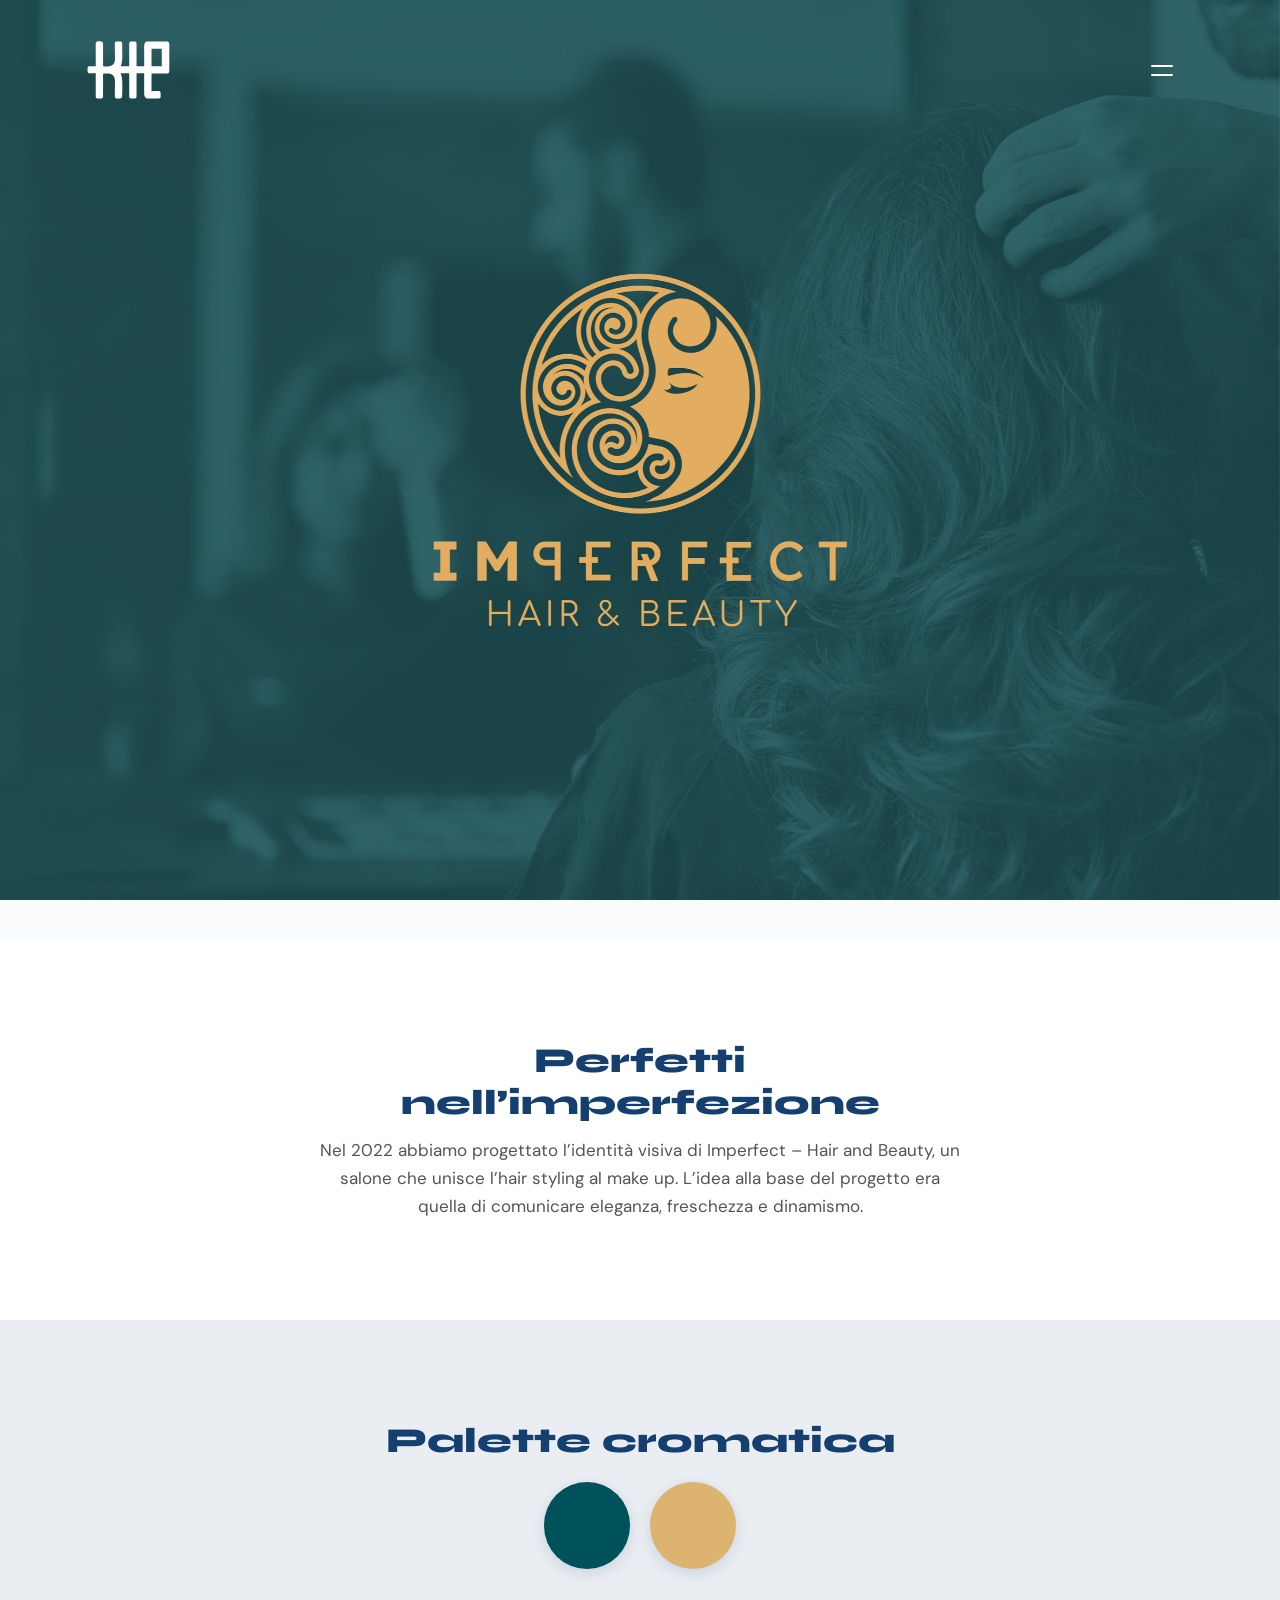
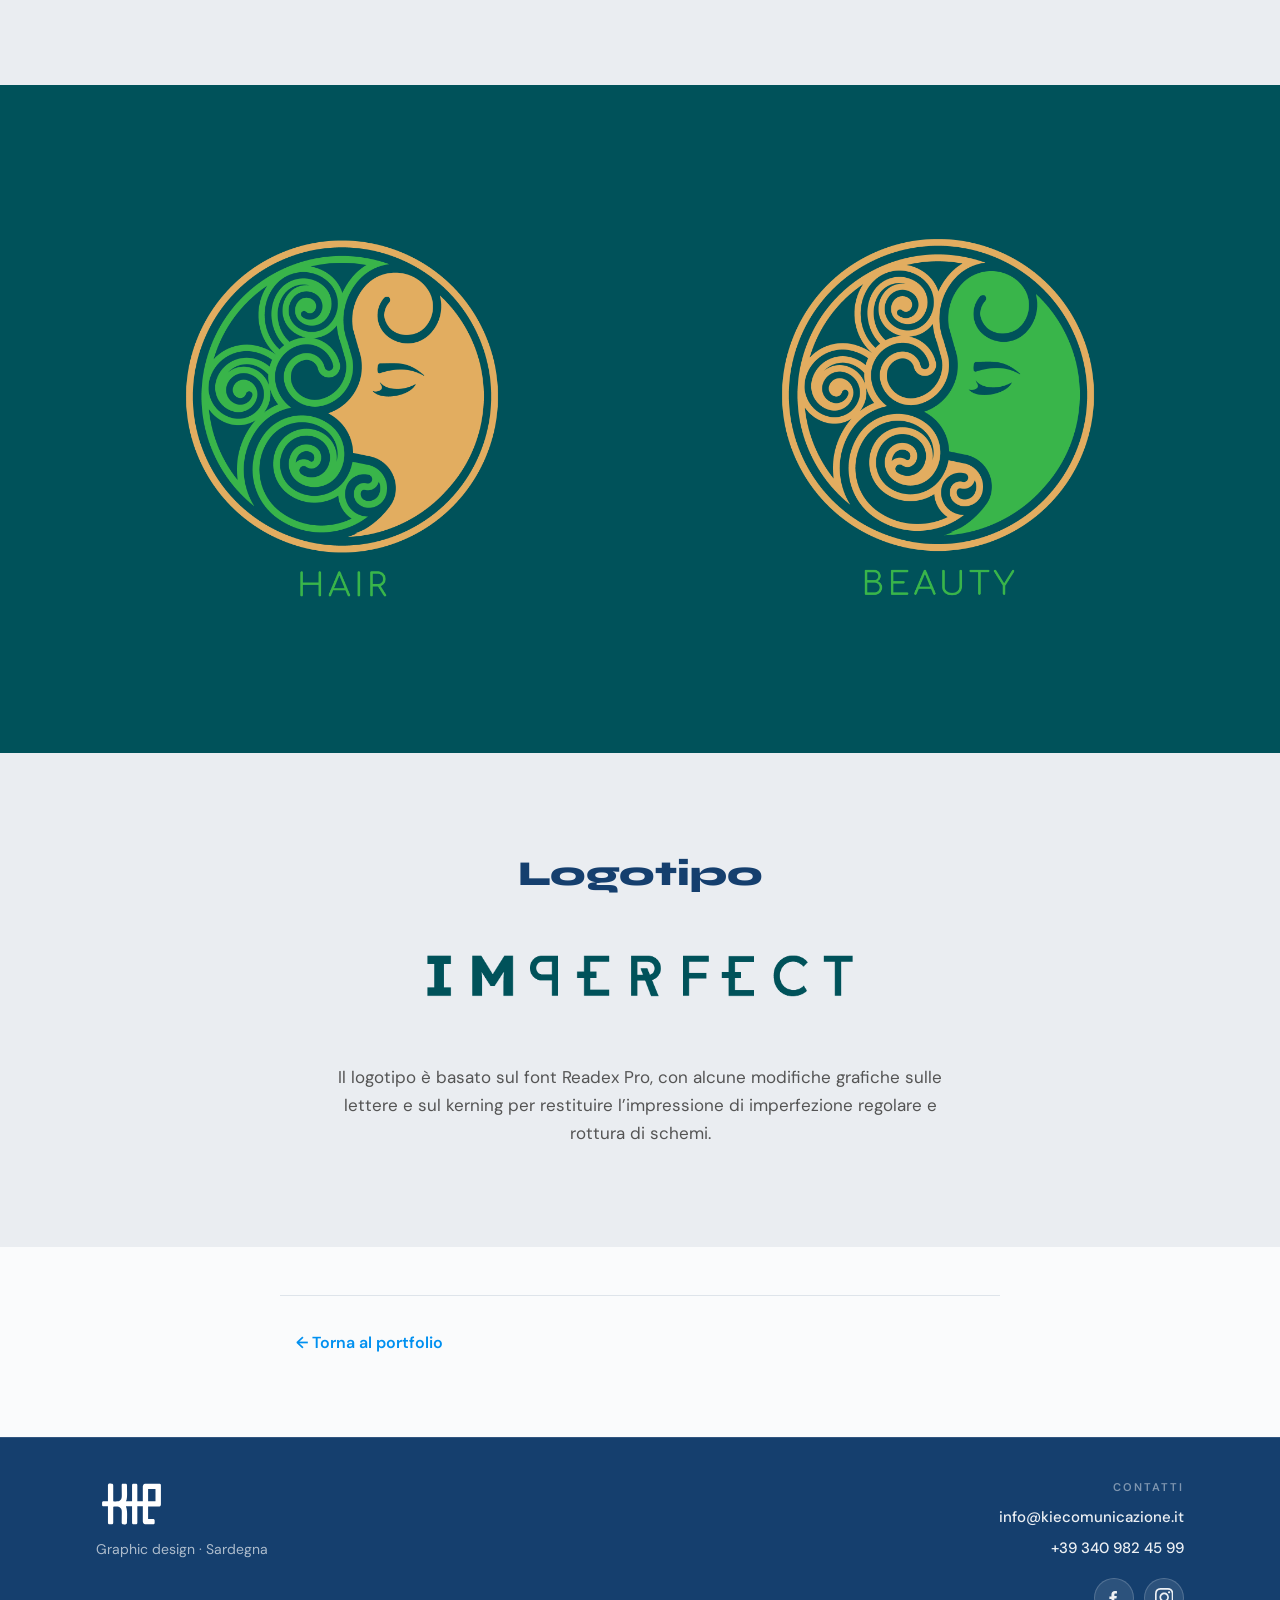
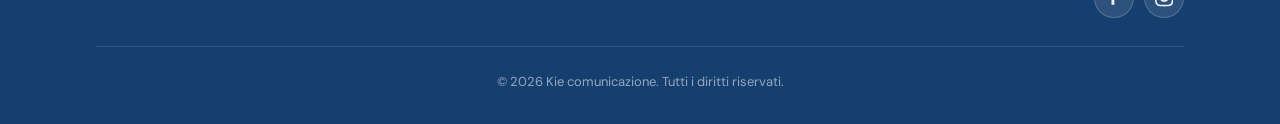
<file: progetti/imperfect/index.html>
<!DOCTYPE html>
<html lang="it">
<head>
  <meta charset="UTF-8" />
  <meta name="viewport" content="width=device-width, initial-scale=1" />
  <title>Imperfect Hair &amp; Beauty — Kie | Graphic design</title>
  <meta name="description" content="Identità visiva per Imperfect Hair &amp; Beauty: eleganza, freschezza e dinamismo. Logotipo su base Readex Pro." />
  <link rel="preconnect" href="https://fonts.googleapis.com" />
  <link rel="preconnect" href="https://fonts.gstatic.com" crossorigin />
  <link href="https://fonts.googleapis.com/css2?family=DM+Sans:ital,opsz,wght@0,9..40,400;0,9..40,500;0,9..40,600;0,9..40,700;1,9..40,400&family=Fraunces:ital,opsz,wght@0,9..144,500;0,9..144,600;0,9..144,700;1,9..144,500&family=Syne:wght@400;500;600;700;800&display=swap" rel="stylesheet" />
  <link rel="stylesheet" href="../../styles.css" />
</head>
<body class="page-project">
  <header class="site-header" id="top">
    <div class="header-inner">
      <a class="logo" href="../../index.html#top" aria-label="Kie — home">
        <img class="logo-img" src="../../immagini/logo_kie.svg" alt="Kie comunicazione" width="180" height="133" decoding="async" />
      </a>
      <button class="nav-toggle" type="button" aria-expanded="false" aria-controls="site-nav" aria-label="Apri il menu di navigazione">
        <span class="nav-toggle-inner" aria-hidden="true">
          <span class="nav-toggle-bar"></span>
          <span class="nav-toggle-bar"></span>
        </span>
      </button>
    </div>
    <nav class="site-nav" id="site-nav" aria-label="Navigazione principale" aria-hidden="true">
        <div class="site-nav-inner">
          <div class="site-nav-links">
            <a href="../../kie/chi/">Kie/chi</a>
            <a href="../../index.html#servizi">Servizi</a>
            <a href="../../portfolio/">Portfolio</a>
            <a href="../../index.html#contatti">Contatti</a>
          </div>
          <div class="site-nav-foot">
            <p class="site-nav-foot-title">Contatti</p>
            <a class="site-nav-contact" href="mailto:info@kiecomunicazione.it">info@kiecomunicazione.it</a>
            <a class="site-nav-contact" href="tel:+393409824599">+39 340 982 45 99</a>
            <ul class="site-nav-social">
              <li>
                <a class="site-nav-social-link" href="https://www.facebook.com/kiecomunicazione" target="_blank" rel="noopener noreferrer" aria-label="Kie su Facebook">
                  <svg class="site-nav-social-icon" viewBox="0 0 24 24" aria-hidden="true" focusable="false"><path fill="currentColor" d="M13.5 22v-8.3h2.8l.4-3.3h-3.2V8.8c0-.9.3-1.6 1.7-1.6h1.7V4.1c-.3 0-1.4-.1-2.7-.1-2.7 0-4.5 1.6-4.5 4.6v2.6H7v3.3h2.8V22h3.7z" /></svg>
                </a>
              </li>
              <li>
                <a class="site-nav-social-link" href="https://www.instagram.com/kie_comunicazione/" target="_blank" rel="noopener noreferrer" aria-label="Kie su Instagram">
                  <svg class="site-nav-social-icon" viewBox="0 0 24 24" aria-hidden="true" focusable="false"><path fill="currentColor" d="M12 2.163c3.204 0 3.584.012 4.85.07 3.252.148 4.771 1.691 4.919 4.919.058 1.265.069 1.645.069 4.849 0 3.205-.012 3.584-.069 4.849-.149 3.225-1.664 4.771-4.919 4.919-1.266.058-1.644.07-4.85.07-3.204 0-3.584-.012-4.849-.07-3.26-.149-4.771-1.699-4.919-4.92-.058-1.265-.07-1.644-.07-4.849 0-3.204.013-3.583.07-4.849.149-3.227 1.664-4.771 4.919-4.919 1.266-.057 1.645-.069 4.849-.069zM12 0c-3.259 0-3.667.014-4.947.072-4.358.2-6.78 2.618-6.98 6.98-.059 1.281-.073 1.689-.073 4.948 0 3.259.014 3.668.072 4.948.2 4.358 2.618 6.78 6.98 6.98 1.281.058 1.689.072 4.948.072 3.259 0 3.668-.014 4.948-.072 4.354-.2 6.782-2.618 6.979-6.98.059-1.28.073-1.689.073-4.948 0-3.259-.014-3.667-.072-4.947-.196-4.354-2.617-6.78-6.979-6.98-1.281-.059-1.69-.073-4.949-.073zm0 5.838c-3.403 0-6.162 2.759-6.162 6.162s2.759 6.163 6.162 6.163 6.162-2.759 6.162-6.163c0-3.403-2.759-6.162-6.162-6.162zm0 10.162c-2.209 0-4-1.79-4-4 0-2.209 1.791-4 4-4s4 1.791 4 4c0 2.21-1.791 4-4 4zm6.406-11.845c-.796 0-1.441.645-1.441 1.44s.645 1.44 1.441 1.44c.795 0 1.439-.645 1.439-1.44s-.644-1.44-1.439-1.44z" /></svg>
                </a>
              </li>
            </ul>
          </div>
        </div>
    </nav>
  </header>

  <main class="project-page">
    <article>
      <header class="project-hero-banner">
        <div class="project-hero-media">
          <img
            class="project-hero-img"
            src="../../immagini/imperfect-hero.jpg"
            srcset="../../immagini/imperfect-hero.jpg 2500w"
            width="2500"
            height="1667"
            sizes="100vw"
            alt=""
            fetchpriority="high"
            decoding="async"
          />
        </div>
      </header>
      <div class="container narrow project-body project-body--text-center">
        <section class="project-body-section" aria-labelledby="imperfect-intro">
          <h1 class="project-body-heading" id="imperfect-intro">Perfetti nell’imperfezione</h1>
          <p>Nel 2022 abbiamo progettato l’identità visiva di Imperfect – Hair and Beauty, un salone che unisce l’hair styling al make up. L’idea alla base del progetto era quella di comunicare eleganza, freschezza e dinamismo.</p>
        </section>
        <section class="sezione_palette" aria-labelledby="imperfect-palette">
          <h1 class="project-body-heading" id="imperfect-palette">Palette cromatica</h1>
          <div
            class="project-palette-swatches"
            role="img"
            aria-label="Due colori della palette Imperfect: teal petrolio e oro sabbiato"
          >
            <span class="project-palette-swatch project-palette-swatch--imperfect-cream"></span>
            <span class="project-palette-swatch project-palette-swatch--imperfect-dust"></span>
          </div>
        </section>
      </div>
      <section class="project-duo-strip" aria-label="Marchi Imperfect Hair e Imperfect Beauty">
        <div class="project-duo-grid">
          <div class="project-duo-col">
            <img
              src="../../immagini/hai_imperfect.png"
              width="2000"
              height="2000"
              alt="Marchio Imperfect Hair: emblema circolare e lettering HAIR"
              loading="lazy"
              decoding="async"
            />
          </div>
          <div class="project-duo-col">
            <img
              src="../../immagini/beauty_imperfect.png"
              width="2000"
              height="2000"
              alt="Marchio Imperfect Beauty: emblema circolare e lettering BEAUTY"
              loading="lazy"
              decoding="async"
            />
          </div>
        </div>
      </section>
      <section class="project-body-section" aria-labelledby="imperfect-logo">
        <h1 class="project-body-heading" id="imperfect-logo">Logotipo</h1>
        <figure class="project-body-figure">
          <img
            src="../../immagini/logotipo.png"
            width="2000"
            height="377"
            alt="Logo Imperfect Hair &amp; Beauty: wordmark IMPERFECT in verde teal"
            loading="lazy"
            decoding="async"
          />
        </figure>
        <p>Il logotipo è basato sul font Readex Pro, con alcune modifiche grafiche sulle lettere e sul kerning per restituire l’impressione di imperfezione regolare e rottura di schemi.</p>
      </section>
      <div class="container narrow project-nav">
        <a class="project-back" href="../../portfolio/">← Torna al portfolio</a>
      </div>
    </article>
  </main>

  <footer class="site-footer">
    <div class="container footer-inner">
      <div class="footer-brand">
        <a class="footer-logo-link" href="../../index.html#top" aria-label="Kie — home">
          <img class="footer-logo" src="../../immagini/logo_kie.svg" alt="Kie comunicazione" width="140" height="104" decoding="async" />
        </a>
        <p class="footer-note">Graphic design · Sardegna</p>
      </div>
      <div class="footer-contact">
        <p class="footer-contact-title">Contatti</p>
        <a class="footer-contact-link" href="mailto:info@kiecomunicazione.it">info@kiecomunicazione.it</a>
        <a class="footer-contact-link" href="tel:+393409824599">+39 340 982 45 99</a>
        <ul class="footer-social" aria-label="Social">
          <li>
            <a class="footer-social-link" href="https://www.facebook.com/kiecomunicazione" target="_blank" rel="noopener noreferrer" aria-label="Kie su Facebook">
              <svg class="footer-social-icon" viewBox="0 0 24 24" aria-hidden="true" focusable="false"><path fill="currentColor" d="M13.5 22v-8.3h2.8l.4-3.3h-3.2V8.8c0-.9.3-1.6 1.7-1.6h1.7V4.1c-.3 0-1.4-.1-2.7-.1-2.7 0-4.5 1.6-4.5 4.6v2.6H7v3.3h2.8V22h3.7z" /></svg>
            </a>
          </li>
          <li>
            <a class="footer-social-link" href="https://www.instagram.com/kie_comunicazione/" target="_blank" rel="noopener noreferrer" aria-label="Kie su Instagram">
              <svg class="footer-social-icon" viewBox="0 0 24 24" aria-hidden="true" focusable="false"><path fill="currentColor" d="M12 2.163c3.204 0 3.584.012 4.85.07 3.252.148 4.771 1.691 4.919 4.919.058 1.265.069 1.645.069 4.849 0 3.205-.012 3.584-.069 4.849-.149 3.225-1.664 4.771-4.919 4.919-1.266.058-1.644.07-4.85.07-3.204 0-3.584-.012-4.849-.07-3.26-.149-4.771-1.699-4.919-4.92-.058-1.265-.07-1.644-.07-4.849 0-3.204.013-3.583.07-4.849.149-3.227 1.664-4.771 4.919-4.919 1.266-.057 1.645-.069 4.849-.069zM12 0c-3.259 0-3.667.014-4.947.072-4.358.2-6.78 2.618-6.98 6.98-.059 1.281-.073 1.689-.073 4.948 0 3.259.014 3.668.072 4.948.2 4.358 2.618 6.78 6.98 6.98 1.281.058 1.689.072 4.948.072 3.259 0 3.668-.014 4.948-.072 4.354-.2 6.782-2.618 6.979-6.98.059-1.28.073-1.689.073-4.948 0-3.259-.014-3.667-.072-4.947-.196-4.354-2.617-6.78-6.979-6.98-1.281-.059-1.69-.073-4.949-.073zm0 5.838c-3.403 0-6.162 2.759-6.162 6.162s2.759 6.163 6.162 6.163 6.162-2.759 6.162-6.163c0-3.403-2.759-6.162-6.162-6.162zm0 10.162c-2.209 0-4-1.79-4-4 0-2.209 1.791-4 4-4s4 1.791 4 4c0 2.21-1.791 4-4 4zm6.406-11.845c-.796 0-1.441.645-1.441 1.44s.645 1.44 1.441 1.44c.795 0 1.439-.645 1.439-1.44s-.644-1.44-1.439-1.44z" /></svg>
            </a>
          </li>
        </ul>
      </div>
      <p class="footer-copy">&copy; <span id="year"></span> Kie comunicazione. Tutti i diritti riservati.</p>
    </div>
  </footer>

  <script src="../../script.js"></script>
</body>
</html>
</file>
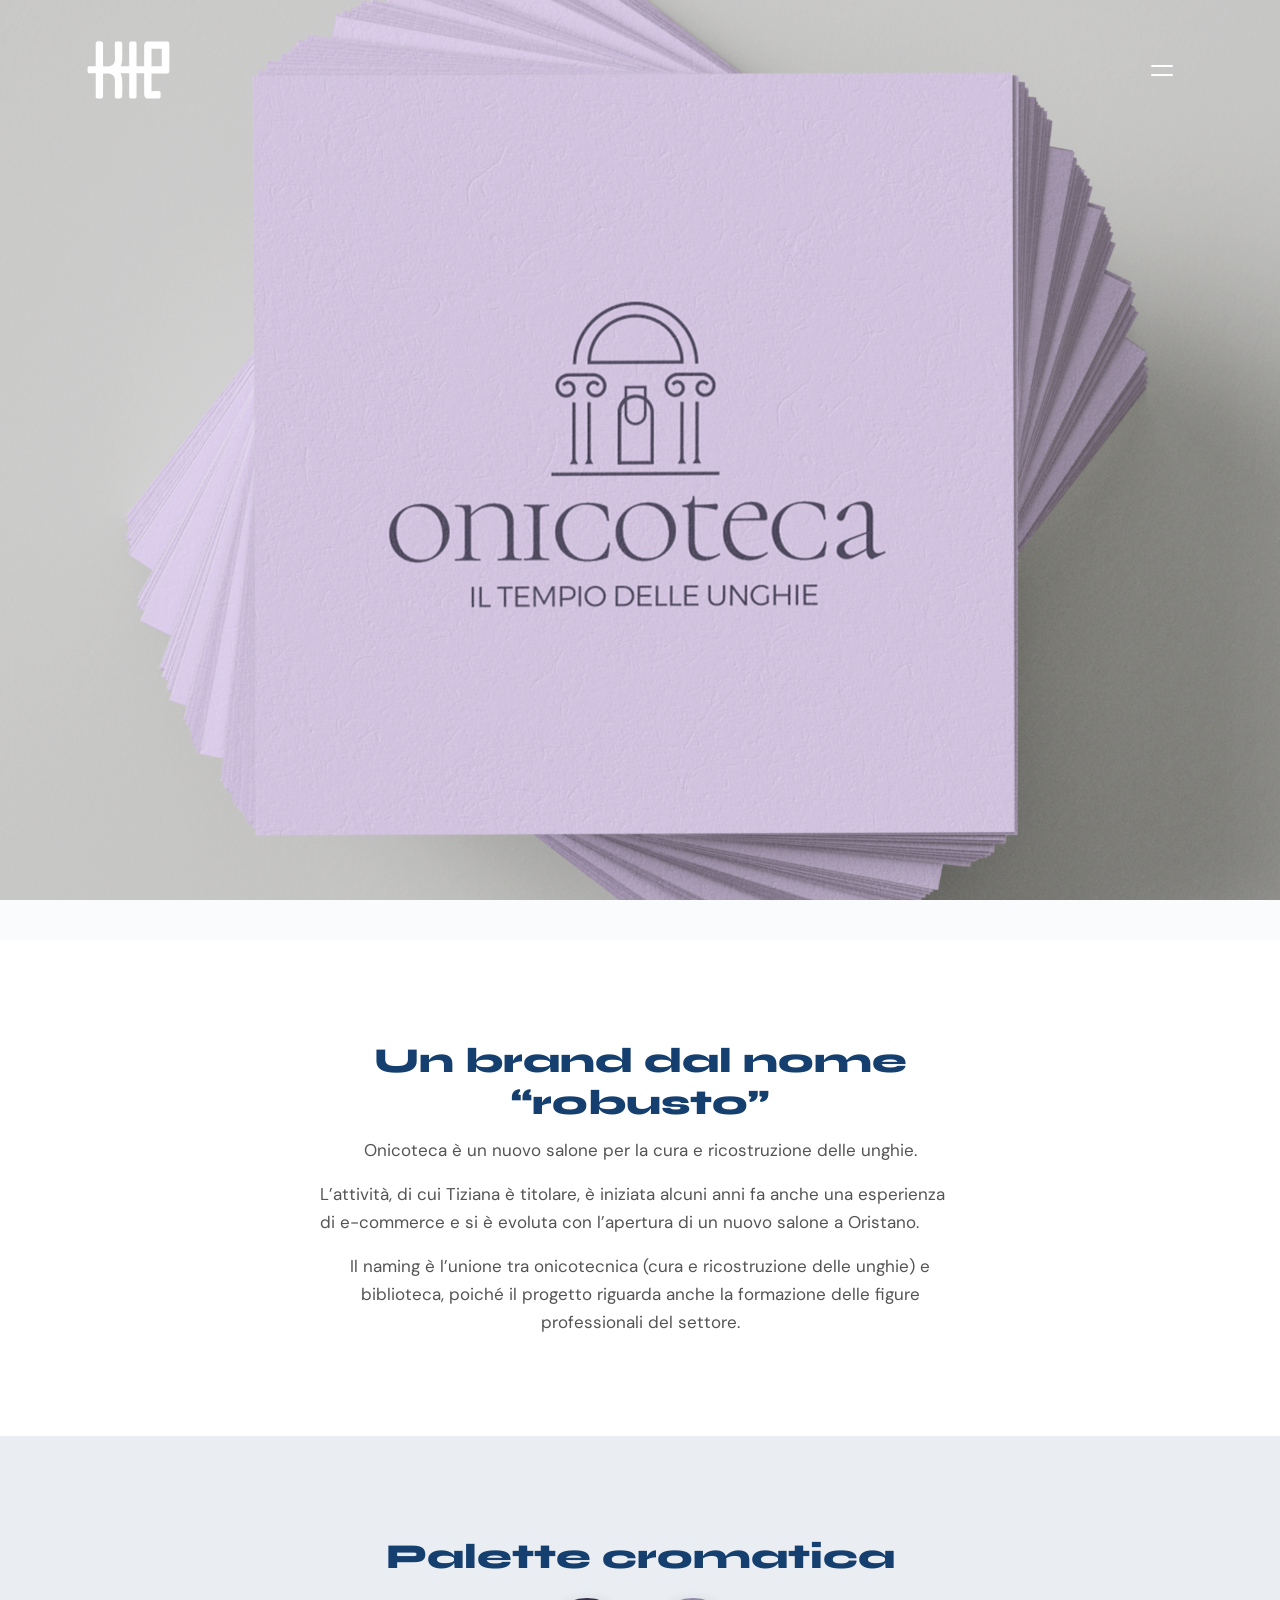
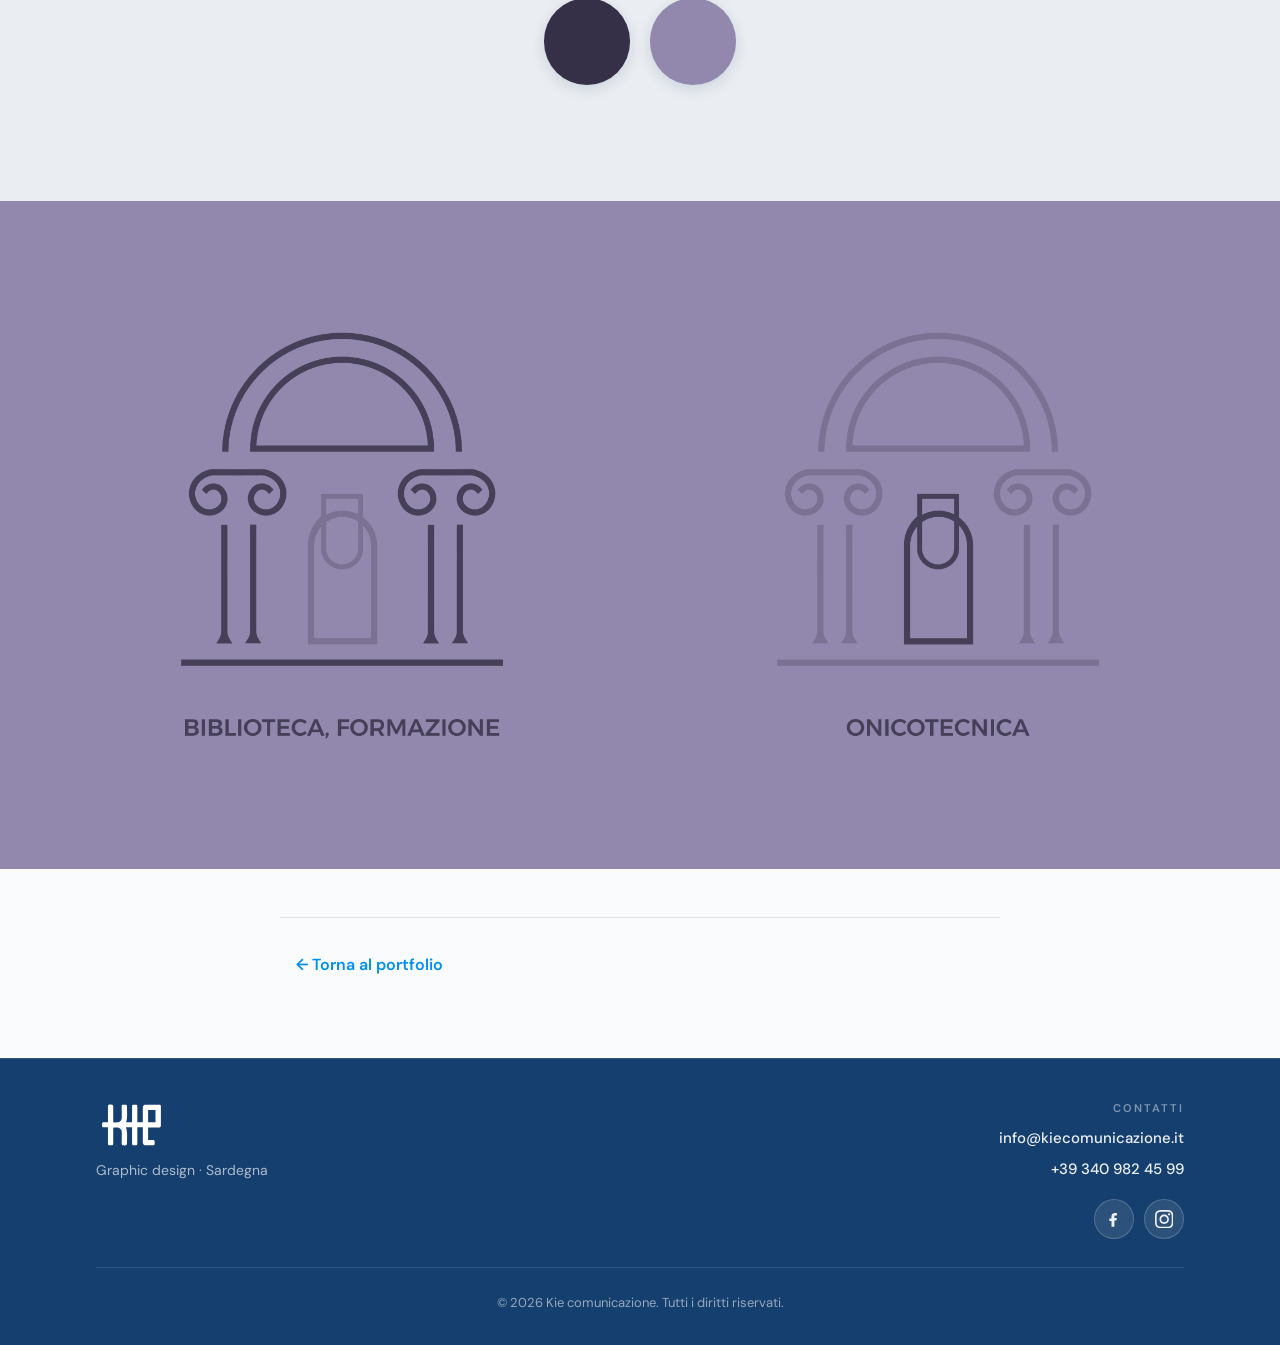
<file: progetti/onicoteca/index.html>
<!DOCTYPE html>
<html lang="it">
<head>
  <meta charset="UTF-8" />
  <meta name="viewport" content="width=device-width, initial-scale=1" />
  <title>Onicoteca — Kie | Graphic design</title>
  <meta name="description" content="Branding per Onicoteca: naming, palette e identità per salone e formazione nel settore unghie, a Oristano." />
  <link rel="preconnect" href="https://fonts.googleapis.com" />
  <link rel="preconnect" href="https://fonts.gstatic.com" crossorigin />
  <link href="https://fonts.googleapis.com/css2?family=DM+Sans:ital,opsz,wght@0,9..40,400;0,9..40,500;0,9..40,600;0,9..40,700;1,9..40,400&family=Fraunces:ital,opsz,wght@0,9..144,500;0,9..144,600;0,9..144,700;1,9..144,500&family=Syne:wght@400;500;600;700;800&display=swap" rel="stylesheet" />
  <link rel="stylesheet" href="../../styles.css" />
</head>
<body class="page-project">
  <header class="site-header" id="top">
    <div class="header-inner">
      <a class="logo" href="../../index.html#top" aria-label="Kie — home">
        <img class="logo-img" src="../../immagini/logo_kie.svg" alt="Kie comunicazione" width="180" height="133" decoding="async" />
      </a>
      <button class="nav-toggle" type="button" aria-expanded="false" aria-controls="site-nav" aria-label="Apri il menu di navigazione">
        <span class="nav-toggle-inner" aria-hidden="true">
          <span class="nav-toggle-bar"></span>
          <span class="nav-toggle-bar"></span>
        </span>
      </button>
    </div>
    <nav class="site-nav" id="site-nav" aria-label="Navigazione principale" aria-hidden="true">
        <div class="site-nav-inner">
          <div class="site-nav-links">
            <a href="../../kie/chi/">Kie/chi</a>
            <a href="../../index.html#servizi">Servizi</a>
            <a href="../../portfolio/">Portfolio</a>
            <a href="../../index.html#contatti">Contatti</a>
          </div>
          <div class="site-nav-foot">
            <p class="site-nav-foot-title">Contatti</p>
            <a class="site-nav-contact" href="mailto:info@kiecomunicazione.it">info@kiecomunicazione.it</a>
            <a class="site-nav-contact" href="tel:+393409824599">+39 340 982 45 99</a>
            <ul class="site-nav-social">
              <li>
                <a class="site-nav-social-link" href="https://www.facebook.com/kiecomunicazione" target="_blank" rel="noopener noreferrer" aria-label="Kie su Facebook">
                  <svg class="site-nav-social-icon" viewBox="0 0 24 24" aria-hidden="true" focusable="false"><path fill="currentColor" d="M13.5 22v-8.3h2.8l.4-3.3h-3.2V8.8c0-.9.3-1.6 1.7-1.6h1.7V4.1c-.3 0-1.4-.1-2.7-.1-2.7 0-4.5 1.6-4.5 4.6v2.6H7v3.3h2.8V22h3.7z" /></svg>
                </a>
              </li>
              <li>
                <a class="site-nav-social-link" href="https://www.instagram.com/kie_comunicazione/" target="_blank" rel="noopener noreferrer" aria-label="Kie su Instagram">
                  <svg class="site-nav-social-icon" viewBox="0 0 24 24" aria-hidden="true" focusable="false"><path fill="currentColor" d="M12 2.163c3.204 0 3.584.012 4.85.07 3.252.148 4.771 1.691 4.919 4.919.058 1.265.069 1.645.069 4.849 0 3.205-.012 3.584-.069 4.849-.149 3.225-1.664 4.771-4.919 4.919-1.266.058-1.644.07-4.85.07-3.204 0-3.584-.012-4.849-.07-3.26-.149-4.771-1.699-4.919-4.92-.058-1.265-.07-1.644-.07-4.849 0-3.204.013-3.583.07-4.849.149-3.227 1.664-4.771 4.919-4.919 1.266-.057 1.645-.069 4.849-.069zM12 0c-3.259 0-3.667.014-4.947.072-4.358.2-6.78 2.618-6.98 6.98-.059 1.281-.073 1.689-.073 4.948 0 3.259.014 3.668.072 4.948.2 4.358 2.618 6.78 6.98 6.98 1.281.058 1.689.072 4.948.072 3.259 0 3.668-.014 4.948-.072 4.354-.2 6.782-2.618 6.979-6.98.059-1.28.073-1.689.073-4.948 0-3.259-.014-3.667-.072-4.947-.196-4.354-2.617-6.78-6.979-6.98-1.281-.059-1.69-.073-4.949-.073zm0 5.838c-3.403 0-6.162 2.759-6.162 6.162s2.759 6.163 6.162 6.163 6.162-2.759 6.162-6.163c0-3.403-2.759-6.162-6.162-6.162zm0 10.162c-2.209 0-4-1.79-4-4 0-2.209 1.791-4 4-4s4 1.791 4 4c0 2.21-1.791 4-4 4zm6.406-11.845c-.796 0-1.441.645-1.441 1.44s.645 1.44 1.441 1.44c.795 0 1.439-.645 1.439-1.44s-.644-1.44-1.439-1.44z" /></svg>
                </a>
              </li>
            </ul>
          </div>
        </div>
    </nav>
  </header>

  <main class="project-page">
    <article>
      <header class="project-hero-banner">
        <div class="project-hero-media">
          <img
            class="project-hero-img"
            src="../../immagini/onicoteca-hero.png"
            srcset="../../immagini/onicoteca-hero.png 2000w"
            width="2000"
            height="2000"
            sizes="100vw"
            alt=""
            fetchpriority="high"
            decoding="async"
          />
        </div>
      </header>
      <div class="container narrow project-body">
        <section class="project-body-section" aria-labelledby="onicoteca-brand">
          <h1 class="project-body-heading" id="onicoteca-brand">Un brand dal nome “robusto”</h1>
          <p>Onicoteca è un nuovo salone per la cura e ricostruzione delle unghie.</p>
          <p>L’attività, di cui Tiziana è titolare, è iniziata alcuni anni fa anche una esperienza di e-commerce e si è evoluta con l’apertura di un nuovo salone a Oristano.</p>
          <p>Il naming è l’unione tra onicotecnica (cura e ricostruzione delle unghie) e biblioteca, poiché il progetto riguarda anche la formazione delle figure professionali del settore.</p>
        </section>
        <section class="sezione_palette" aria-labelledby="onicoteca-palette">
          <h1 class="project-body-heading" id="onicoteca-palette">Palette cromatica</h1>
          <div
            class="project-palette-swatches"
            role="img"
            aria-label="Due colori della palette Onicoteca: viola notte e malva"
          >
            <span class="project-palette-swatch project-palette-swatch--onicoteca-night"></span>
            <span class="project-palette-swatch project-palette-swatch--onicoteca-mauve"></span>
          </div>
        </section>
      </div>
      <section
        class="project-duo-strip project-duo-strip--onicoteca-mauve"
        aria-label="Simboli Onicoteca: onicotecnica e biblioteca / formazione"
      >
        <div class="project-duo-grid">
          <div class="project-duo-col">
            <img
              src="../../immagini/onicotecnica_simbolo1.png"
              width="2000"
              height="2000"
              alt="Simbolo lineare Onicoteca con tempio ionico, dito e lettering Onicotecnica"
              loading="lazy"
              decoding="async"
            />
          </div>
          <div class="project-duo-col">
            <img
              src="../../immagini/onicoteca_simbolo2.png"
              width="2000"
              height="2000"
              alt="Simbolo lineare Onicoteca con tempio ionico, dito e lettering Biblioteca, Formazione"
              loading="lazy"
              decoding="async"
            />
          </div>
        </div>
      </section>
      <div class="container narrow project-nav">
        <a class="project-back" href="../../portfolio/">← Torna al portfolio</a>
      </div>
    </article>
  </main>

  <footer class="site-footer">
    <div class="container footer-inner">
      <div class="footer-brand">
        <a class="footer-logo-link" href="../../index.html#top" aria-label="Kie — home">
          <img class="footer-logo" src="../../immagini/logo_kie.svg" alt="Kie comunicazione" width="140" height="104" decoding="async" />
        </a>
        <p class="footer-note">Graphic design · Sardegna</p>
      </div>
      <div class="footer-contact">
        <p class="footer-contact-title">Contatti</p>
        <a class="footer-contact-link" href="mailto:info@kiecomunicazione.it">info@kiecomunicazione.it</a>
        <a class="footer-contact-link" href="tel:+393409824599">+39 340 982 45 99</a>
        <ul class="footer-social" aria-label="Social">
          <li>
            <a class="footer-social-link" href="https://www.facebook.com/kiecomunicazione" target="_blank" rel="noopener noreferrer" aria-label="Kie su Facebook">
              <svg class="footer-social-icon" viewBox="0 0 24 24" aria-hidden="true" focusable="false"><path fill="currentColor" d="M13.5 22v-8.3h2.8l.4-3.3h-3.2V8.8c0-.9.3-1.6 1.7-1.6h1.7V4.1c-.3 0-1.4-.1-2.7-.1-2.7 0-4.5 1.6-4.5 4.6v2.6H7v3.3h2.8V22h3.7z" /></svg>
            </a>
          </li>
          <li>
            <a class="footer-social-link" href="https://www.instagram.com/kie_comunicazione/" target="_blank" rel="noopener noreferrer" aria-label="Kie su Instagram">
              <svg class="footer-social-icon" viewBox="0 0 24 24" aria-hidden="true" focusable="false"><path fill="currentColor" d="M12 2.163c3.204 0 3.584.012 4.85.07 3.252.148 4.771 1.691 4.919 4.919.058 1.265.069 1.645.069 4.849 0 3.205-.012 3.584-.069 4.849-.149 3.225-1.664 4.771-4.919 4.919-1.266.058-1.644.07-4.85.07-3.204 0-3.584-.012-4.849-.07-3.26-.149-4.771-1.699-4.919-4.92-.058-1.265-.07-1.644-.07-4.849 0-3.204.013-3.583.07-4.849.149-3.227 1.664-4.771 4.919-4.919 1.266-.057 1.645-.069 4.849-.069zM12 0c-3.259 0-3.667.014-4.947.072-4.358.2-6.78 2.618-6.98 6.98-.059 1.281-.073 1.689-.073 4.948 0 3.259.014 3.668.072 4.948.2 4.358 2.618 6.78 6.98 6.98 1.281.058 1.689.072 4.948.072 3.259 0 3.668-.014 4.948-.072 4.354-.2 6.782-2.618 6.979-6.98.059-1.28.073-1.689.073-4.948 0-3.259-.014-3.667-.072-4.947-.196-4.354-2.617-6.78-6.979-6.98-1.281-.059-1.69-.073-4.949-.073zm0 5.838c-3.403 0-6.162 2.759-6.162 6.162s2.759 6.163 6.162 6.163 6.162-2.759 6.162-6.163c0-3.403-2.759-6.162-6.162-6.162zm0 10.162c-2.209 0-4-1.79-4-4 0-2.209 1.791-4 4-4s4 1.791 4 4c0 2.21-1.791 4-4 4zm6.406-11.845c-.796 0-1.441.645-1.441 1.44s.645 1.44 1.441 1.44c.795 0 1.439-.645 1.439-1.44s-.644-1.44-1.439-1.44z" /></svg>
            </a>
          </li>
        </ul>
      </div>
      <p class="footer-copy">&copy; <span id="year"></span> Kie comunicazione. Tutti i diritti riservati.</p>
    </div>
  </footer>

  <script src="../../script.js"></script>
</body>
</html>
</file>
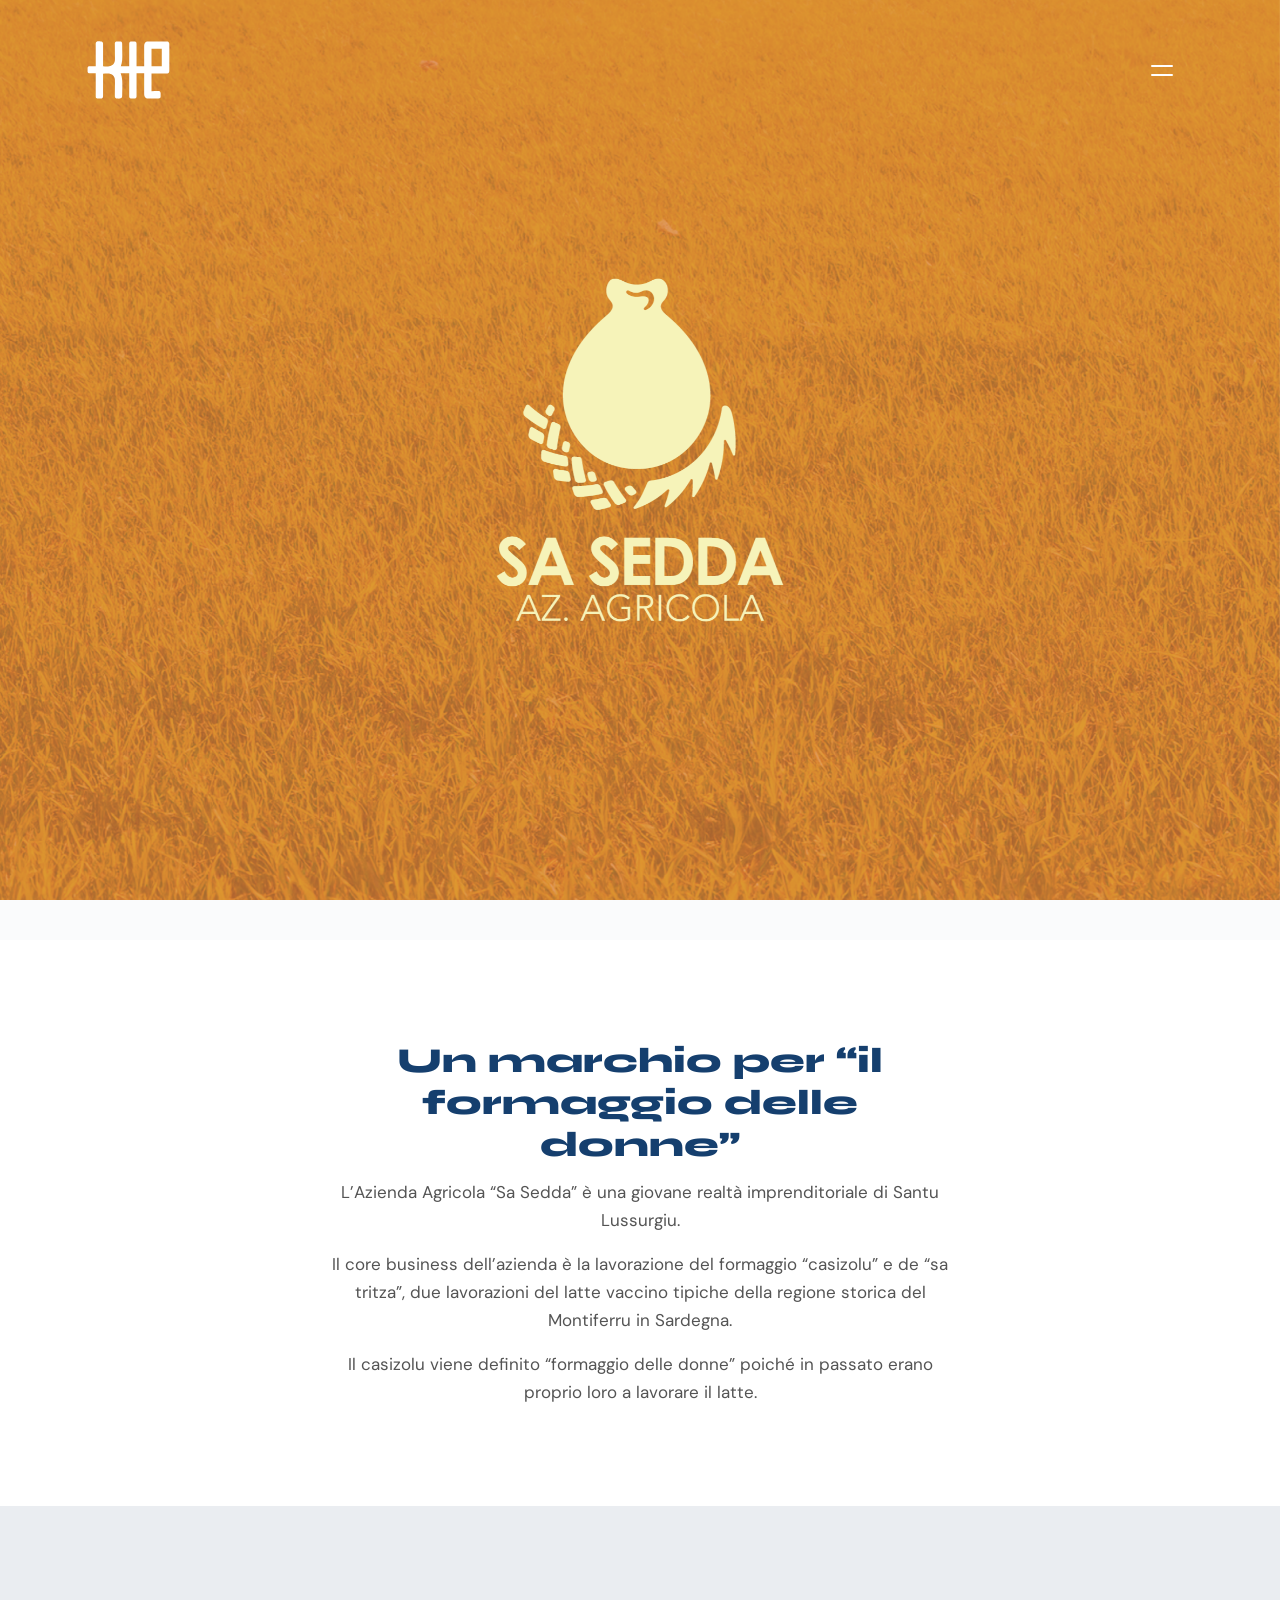
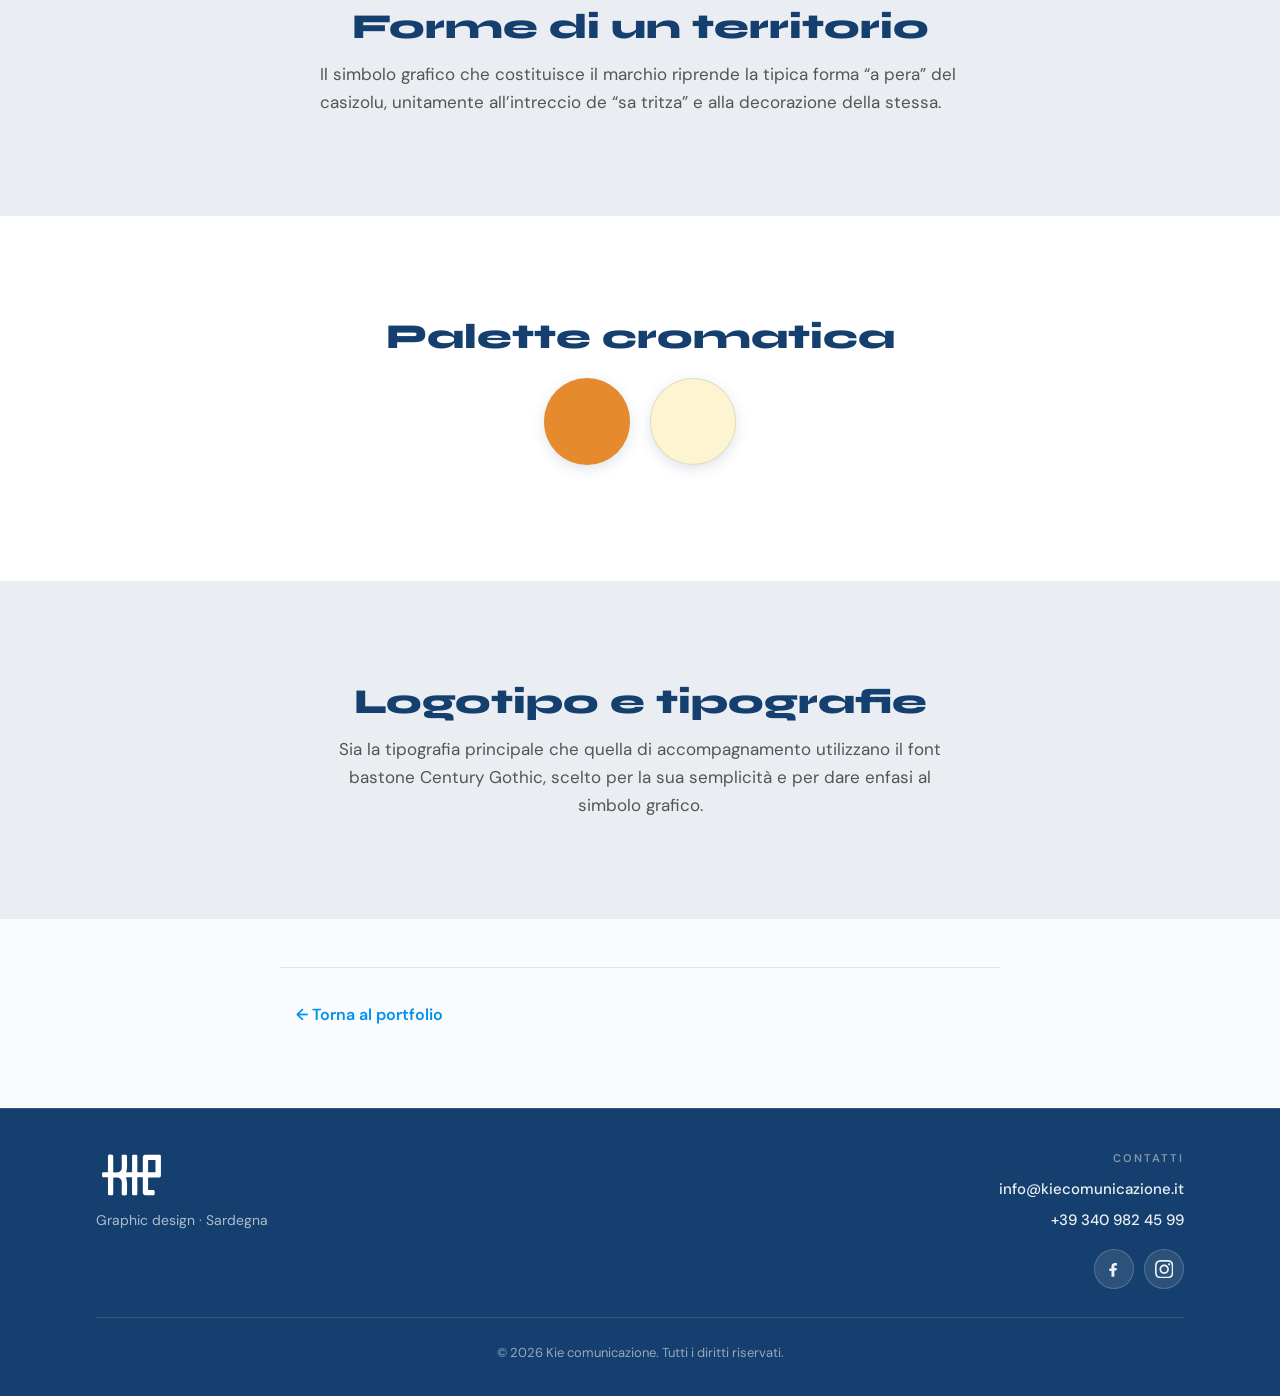
<file: progetti/sasedda/index.html>
<!DOCTYPE html>
<html lang="it">
<head>
  <meta charset="UTF-8" />
  <meta name="viewport" content="width=device-width, initial-scale=1" />
  <title>Sa Sedda — Kie | Graphic design</title>
  <meta name="description" content="Marchio per l’Azienda Agricola Sa Sedda: casizolu, sa tritza e identità legata al Montiferru." />
  <link rel="preconnect" href="https://fonts.googleapis.com" />
  <link rel="preconnect" href="https://fonts.gstatic.com" crossorigin />
  <link href="https://fonts.googleapis.com/css2?family=DM+Sans:ital,opsz,wght@0,9..40,400;0,9..40,500;0,9..40,600;0,9..40,700;1,9..40,400&family=Fraunces:ital,opsz,wght@0,9..144,500;0,9..144,600;0,9..144,700;1,9..144,500&family=Syne:wght@400;500;600;700;800&display=swap" rel="stylesheet" />
  <link rel="stylesheet" href="../../styles.css" />
</head>
<body class="page-project">
  <header class="site-header" id="top">
    <div class="header-inner">
      <a class="logo" href="../../index.html#top" aria-label="Kie — home">
        <img class="logo-img" src="../../immagini/logo_kie.svg" alt="Kie comunicazione" width="180" height="133" decoding="async" />
      </a>
      <button class="nav-toggle" type="button" aria-expanded="false" aria-controls="site-nav" aria-label="Apri il menu di navigazione">
        <span class="nav-toggle-inner" aria-hidden="true">
          <span class="nav-toggle-bar"></span>
          <span class="nav-toggle-bar"></span>
        </span>
      </button>
    </div>
    <nav class="site-nav" id="site-nav" aria-label="Navigazione principale" aria-hidden="true">
        <div class="site-nav-inner">
          <div class="site-nav-links">
            <a href="../../kie/chi/">Kie/chi</a>
            <a href="../../index.html#servizi">Servizi</a>
            <a href="../../portfolio/">Portfolio</a>
            <a href="../../index.html#contatti">Contatti</a>
          </div>
          <div class="site-nav-foot">
            <p class="site-nav-foot-title">Contatti</p>
            <a class="site-nav-contact" href="mailto:info@kiecomunicazione.it">info@kiecomunicazione.it</a>
            <a class="site-nav-contact" href="tel:+393409824599">+39 340 982 45 99</a>
            <ul class="site-nav-social">
              <li>
                <a class="site-nav-social-link" href="https://www.facebook.com/kiecomunicazione" target="_blank" rel="noopener noreferrer" aria-label="Kie su Facebook">
                  <svg class="site-nav-social-icon" viewBox="0 0 24 24" aria-hidden="true" focusable="false"><path fill="currentColor" d="M13.5 22v-8.3h2.8l.4-3.3h-3.2V8.8c0-.9.3-1.6 1.7-1.6h1.7V4.1c-.3 0-1.4-.1-2.7-.1-2.7 0-4.5 1.6-4.5 4.6v2.6H7v3.3h2.8V22h3.7z" /></svg>
                </a>
              </li>
              <li>
                <a class="site-nav-social-link" href="https://www.instagram.com/kie_comunicazione/" target="_blank" rel="noopener noreferrer" aria-label="Kie su Instagram">
                  <svg class="site-nav-social-icon" viewBox="0 0 24 24" aria-hidden="true" focusable="false"><path fill="currentColor" d="M12 2.163c3.204 0 3.584.012 4.85.07 3.252.148 4.771 1.691 4.919 4.919.058 1.265.069 1.645.069 4.849 0 3.205-.012 3.584-.069 4.849-.149 3.225-1.664 4.771-4.919 4.919-1.266.058-1.644.07-4.85.07-3.204 0-3.584-.012-4.849-.07-3.26-.149-4.771-1.699-4.919-4.92-.058-1.265-.07-1.644-.07-4.849 0-3.204.013-3.583.07-4.849.149-3.227 1.664-4.771 4.919-4.919 1.266-.057 1.645-.069 4.849-.069zM12 0c-3.259 0-3.667.014-4.947.072-4.358.2-6.78 2.618-6.98 6.98-.059 1.281-.073 1.689-.073 4.948 0 3.259.014 3.668.072 4.948.2 4.358 2.618 6.78 6.98 6.98 1.281.058 1.689.072 4.948.072 3.259 0 3.668-.014 4.948-.072 4.354-.2 6.782-2.618 6.979-6.98.059-1.28.073-1.689.073-4.948 0-3.259-.014-3.667-.072-4.947-.196-4.354-2.617-6.78-6.979-6.98-1.281-.059-1.69-.073-4.949-.073zm0 5.838c-3.403 0-6.162 2.759-6.162 6.162s2.759 6.163 6.162 6.163 6.162-2.759 6.162-6.163c0-3.403-2.759-6.162-6.162-6.162zm0 10.162c-2.209 0-4-1.79-4-4 0-2.209 1.791-4 4-4s4 1.791 4 4c0 2.21-1.791 4-4 4zm6.406-11.845c-.796 0-1.441.645-1.441 1.44s.645 1.44 1.441 1.44c.795 0 1.439-.645 1.439-1.44s-.644-1.44-1.439-1.44z" /></svg>
                </a>
              </li>
            </ul>
          </div>
        </div>
    </nav>
  </header>

  <main class="project-page">
    <article>
      <header class="project-hero-banner">
        <div class="project-hero-media">
          <img
            class="project-hero-img"
            src="../../immagini/sasedda-hero.png"
            srcset="../../immagini/sasedda-hero.png 2500w"
            width="2500"
            height="1667"
            sizes="100vw"
            alt=""
            fetchpriority="high"
            decoding="async"
          />
        </div>
      </header>
      <div class="container narrow project-body">
        <section class="project-body-section" aria-labelledby="sasedda-marchio">
          <h1 class="project-body-heading" id="sasedda-marchio">Un marchio per “il formaggio delle donne”</h1>
          <p>L’Azienda Agricola “Sa Sedda” è una giovane realtà imprenditoriale di Santu Lussurgiu.</p>
          <p>Il core business dell’azienda è la lavorazione del formaggio “casizolu” e de “sa tritza”, due lavorazioni del latte vaccino tipiche della regione storica del Montiferru in Sardegna.</p>
          <p>Il casizolu viene definito “formaggio delle donne” poiché in passato erano proprio loro a lavorare il latte.</p>
        </section>
        <section class="project-body-section" aria-labelledby="sasedda-forme">
          <h1 class="project-body-heading" id="sasedda-forme">Forme di un territorio</h1>
          <p>Il simbolo grafico che costituisce il marchio riprende la tipica forma “a pera” del casizolu, unitamente all’intreccio de “sa tritza” e alla decorazione della stessa.</p>
        </section>
        <section class="sezione_palette" aria-labelledby="sasedda-palette">
          <h1 class="project-body-heading" id="sasedda-palette">Palette cromatica</h1>
          <div
            class="project-palette-swatches"
            role="img"
            aria-label="Due colori della palette Sa Sedda: arancio di territorio e crema del marchio"
          >
            <span class="project-palette-swatch project-palette-swatch--sasedda-field"></span>
            <span class="project-palette-swatch project-palette-swatch--sasedda-cream"></span>
          </div>
        </section>
        <section class="project-body-section" aria-labelledby="sasedda-tipo">
          <h1 class="project-body-heading" id="sasedda-tipo">Logotipo e tipografie</h1>
          <p>Sia la tipografia principale che quella di accompagnamento utilizzano il font bastone Century Gothic, scelto per la sua semplicità e per dare enfasi al simbolo grafico.</p>
        </section>
      </div>
      <div class="container narrow project-nav">
        <a class="project-back" href="../../portfolio/">← Torna al portfolio</a>
      </div>
    </article>
  </main>

  <footer class="site-footer">
    <div class="container footer-inner">
      <div class="footer-brand">
        <a class="footer-logo-link" href="../../index.html#top" aria-label="Kie — home">
          <img class="footer-logo" src="../../immagini/logo_kie.svg" alt="Kie comunicazione" width="140" height="104" decoding="async" />
        </a>
        <p class="footer-note">Graphic design · Sardegna</p>
      </div>
      <div class="footer-contact">
        <p class="footer-contact-title">Contatti</p>
        <a class="footer-contact-link" href="mailto:info@kiecomunicazione.it">info@kiecomunicazione.it</a>
        <a class="footer-contact-link" href="tel:+393409824599">+39 340 982 45 99</a>
        <ul class="footer-social" aria-label="Social">
          <li>
            <a class="footer-social-link" href="https://www.facebook.com/kiecomunicazione" target="_blank" rel="noopener noreferrer" aria-label="Kie su Facebook">
              <svg class="footer-social-icon" viewBox="0 0 24 24" aria-hidden="true" focusable="false"><path fill="currentColor" d="M13.5 22v-8.3h2.8l.4-3.3h-3.2V8.8c0-.9.3-1.6 1.7-1.6h1.7V4.1c-.3 0-1.4-.1-2.7-.1-2.7 0-4.5 1.6-4.5 4.6v2.6H7v3.3h2.8V22h3.7z" /></svg>
            </a>
          </li>
          <li>
            <a class="footer-social-link" href="https://www.instagram.com/kie_comunicazione/" target="_blank" rel="noopener noreferrer" aria-label="Kie su Instagram">
              <svg class="footer-social-icon" viewBox="0 0 24 24" aria-hidden="true" focusable="false"><path fill="currentColor" d="M12 2.163c3.204 0 3.584.012 4.85.07 3.252.148 4.771 1.691 4.919 4.919.058 1.265.069 1.645.069 4.849 0 3.205-.012 3.584-.069 4.849-.149 3.225-1.664 4.771-4.919 4.919-1.266.058-1.644.07-4.85.07-3.204 0-3.584-.012-4.849-.07-3.26-.149-4.771-1.699-4.919-4.92-.058-1.265-.07-1.644-.07-4.849 0-3.204.013-3.583.07-4.849.149-3.227 1.664-4.771 4.919-4.919 1.266-.057 1.645-.069 4.849-.069zM12 0c-3.259 0-3.667.014-4.947.072-4.358.2-6.78 2.618-6.98 6.98-.059 1.281-.073 1.689-.073 4.948 0 3.259.014 3.668.072 4.948.2 4.358 2.618 6.78 6.98 6.98 1.281.058 1.689.072 4.948.072 3.259 0 3.668-.014 4.948-.072 4.354-.2 6.782-2.618 6.979-6.98.059-1.28.073-1.689.073-4.948 0-3.259-.014-3.667-.072-4.947-.196-4.354-2.617-6.78-6.979-6.98-1.281-.059-1.69-.073-4.949-.073zm0 5.838c-3.403 0-6.162 2.759-6.162 6.162s2.759 6.163 6.162 6.163 6.162-2.759 6.162-6.163c0-3.403-2.759-6.162-6.162-6.162zm0 10.162c-2.209 0-4-1.79-4-4 0-2.209 1.791-4 4-4s4 1.791 4 4c0 2.21-1.791 4-4 4zm6.406-11.845c-.796 0-1.441.645-1.441 1.44s.645 1.44 1.441 1.44c.795 0 1.439-.645 1.439-1.44s-.644-1.44-1.439-1.44z" /></svg>
            </a>
          </li>
        </ul>
      </div>
      <p class="footer-copy">&copy; <span id="year"></span> Kie comunicazione. Tutti i diritti riservati.</p>
    </div>
  </footer>

  <script src="../../script.js"></script>
</body>
</html>
</file>
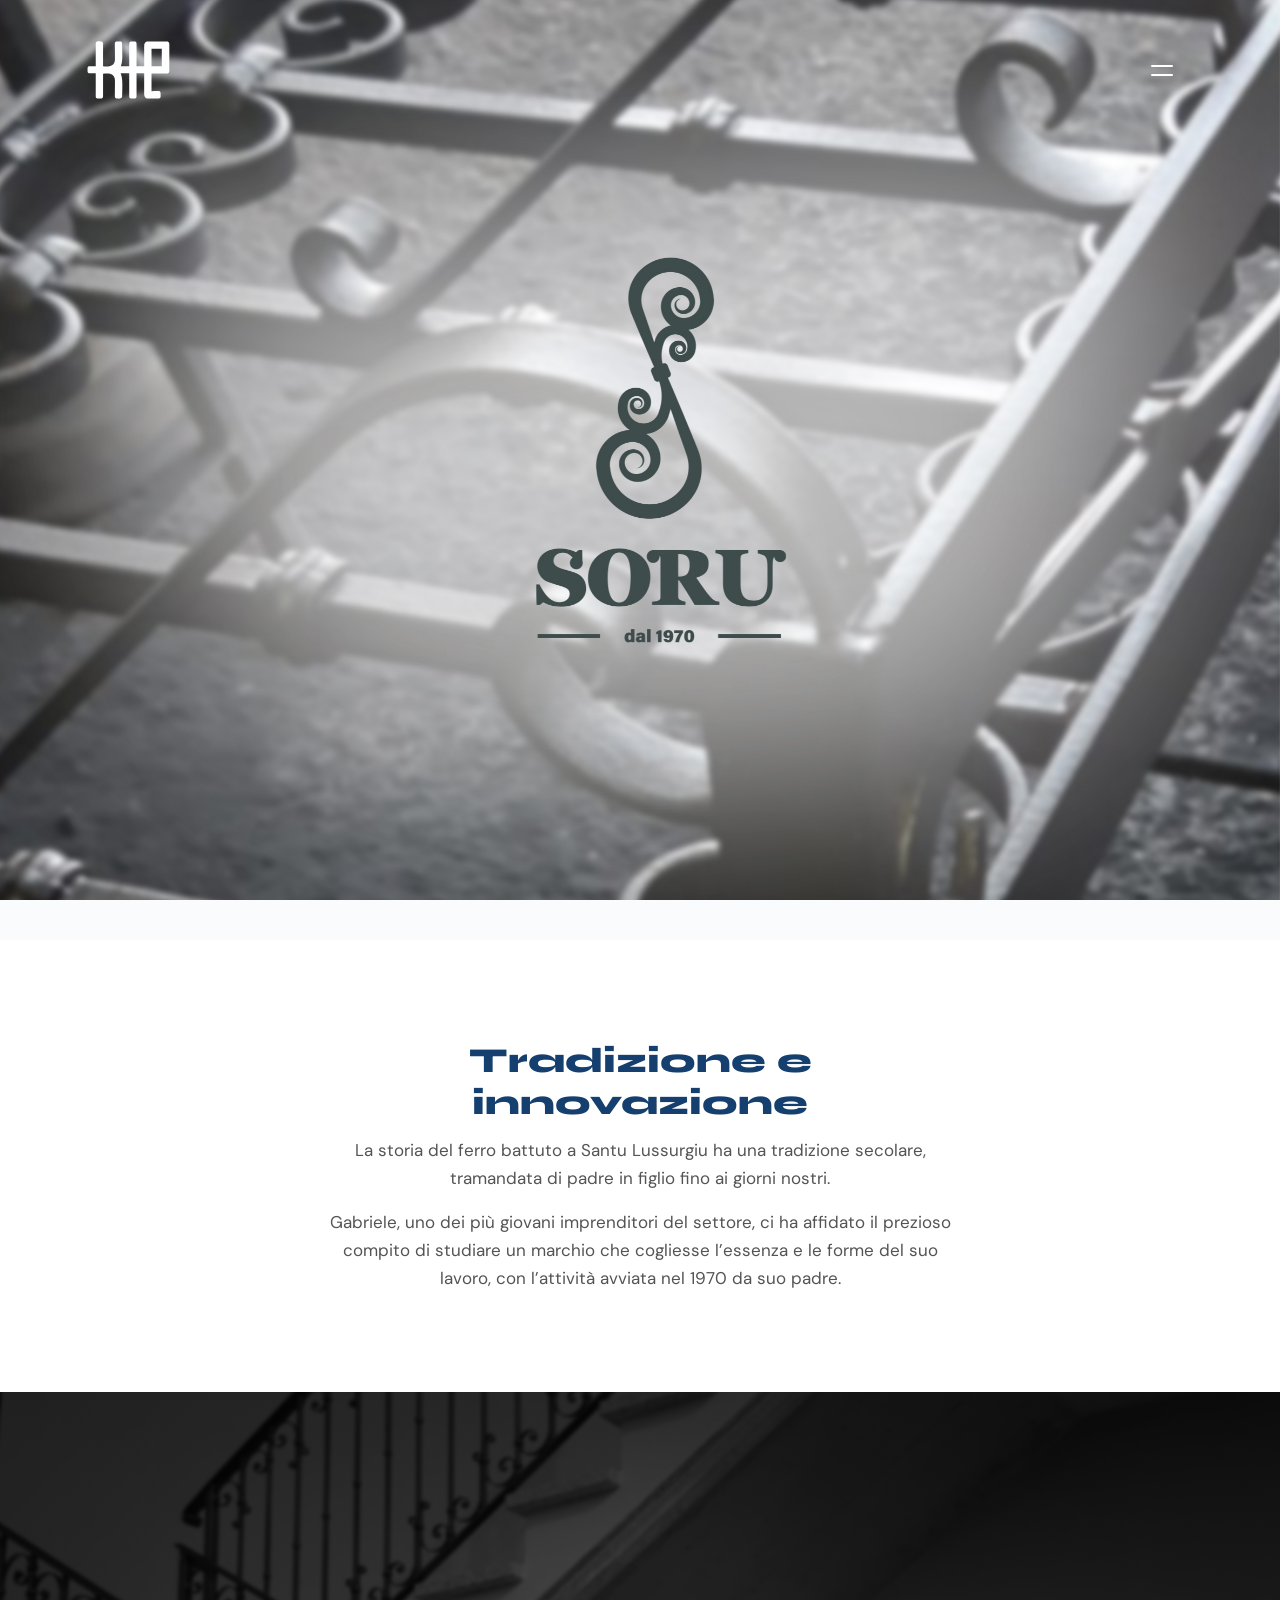
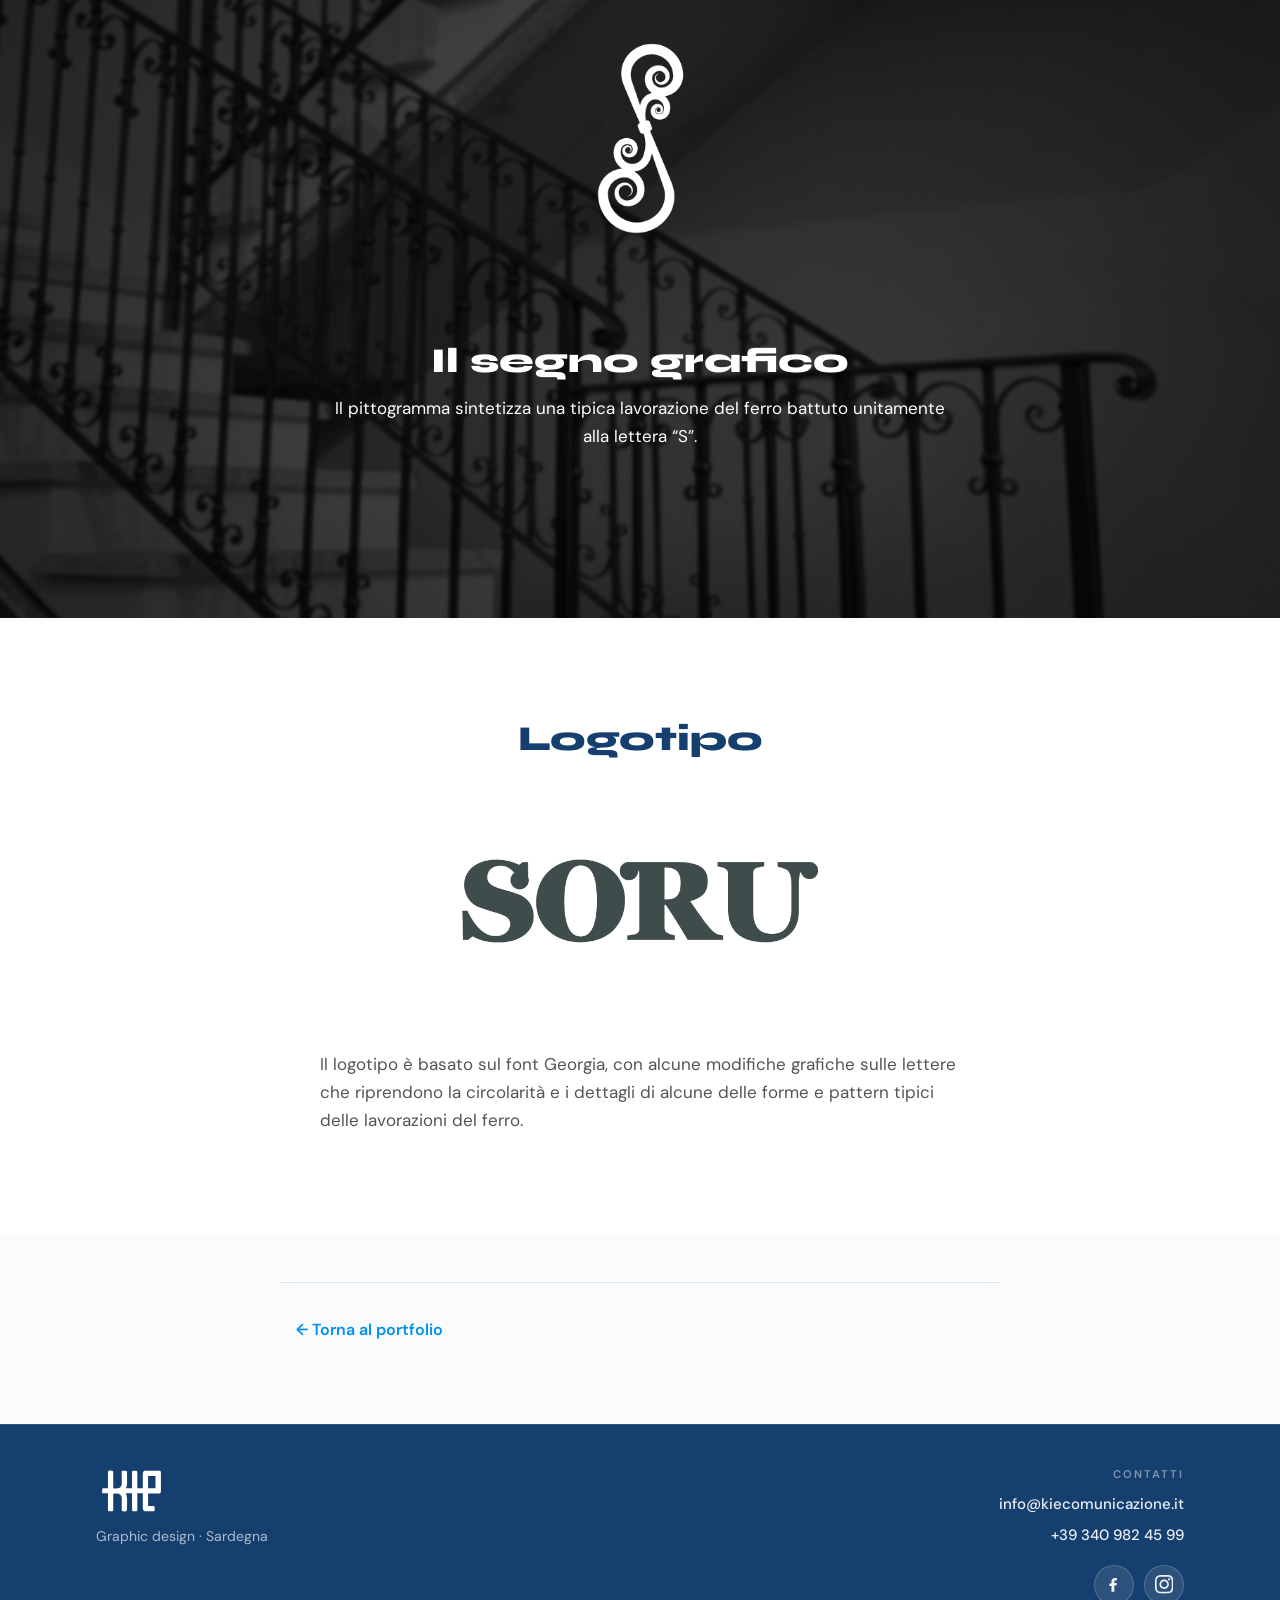
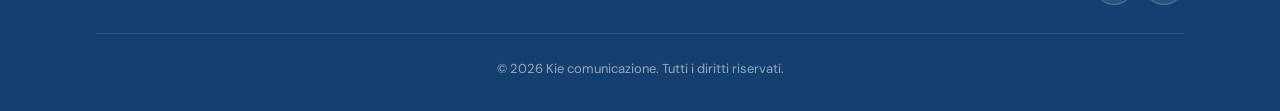
<file: progetti/soru/index.html>
<!DOCTYPE html>
<html lang="it">
<head>
  <meta charset="UTF-8" />
  <meta name="viewport" content="width=device-width, initial-scale=1" />
  <title>Soru — Kie | Graphic design</title>
  <meta name="description" content="Marchio Soru Ferro Battuto a Santu Lussurgiu: tradizione dal 1970, pittogramma e logotipo su base Georgia." />
  <link rel="preconnect" href="https://fonts.googleapis.com" />
  <link rel="preconnect" href="https://fonts.gstatic.com" crossorigin />
  <link href="https://fonts.googleapis.com/css2?family=DM+Sans:ital,opsz,wght@0,9..40,400;0,9..40,500;0,9..40,600;0,9..40,700;1,9..40,400&family=Fraunces:ital,opsz,wght@0,9..144,500;0,9..144,600;0,9..144,700;1,9..144,500&family=Syne:wght@400;500;600;700;800&display=swap" rel="stylesheet" />
  <link rel="stylesheet" href="../../styles.css" />
</head>
<body class="page-project">
  <header class="site-header" id="top">
    <div class="header-inner">
      <a class="logo" href="../../index.html#top" aria-label="Kie — home">
        <img class="logo-img" src="../../immagini/logo_kie.svg" alt="Kie comunicazione" width="180" height="133" decoding="async" />
      </a>
      <button class="nav-toggle" type="button" aria-expanded="false" aria-controls="site-nav" aria-label="Apri il menu di navigazione">
        <span class="nav-toggle-inner" aria-hidden="true">
          <span class="nav-toggle-bar"></span>
          <span class="nav-toggle-bar"></span>
        </span>
      </button>
    </div>
    <nav class="site-nav" id="site-nav" aria-label="Navigazione principale" aria-hidden="true">
        <div class="site-nav-inner">
          <div class="site-nav-links">
            <a href="../../kie/chi/">Kie/chi</a>
            <a href="../../index.html#servizi">Servizi</a>
            <a href="../../portfolio/">Portfolio</a>
            <a href="../../index.html#contatti">Contatti</a>
          </div>
          <div class="site-nav-foot">
            <p class="site-nav-foot-title">Contatti</p>
            <a class="site-nav-contact" href="mailto:info@kiecomunicazione.it">info@kiecomunicazione.it</a>
            <a class="site-nav-contact" href="tel:+393409824599">+39 340 982 45 99</a>
            <ul class="site-nav-social">
              <li>
                <a class="site-nav-social-link" href="https://www.facebook.com/kiecomunicazione" target="_blank" rel="noopener noreferrer" aria-label="Kie su Facebook">
                  <svg class="site-nav-social-icon" viewBox="0 0 24 24" aria-hidden="true" focusable="false"><path fill="currentColor" d="M13.5 22v-8.3h2.8l.4-3.3h-3.2V8.8c0-.9.3-1.6 1.7-1.6h1.7V4.1c-.3 0-1.4-.1-2.7-.1-2.7 0-4.5 1.6-4.5 4.6v2.6H7v3.3h2.8V22h3.7z" /></svg>
                </a>
              </li>
              <li>
                <a class="site-nav-social-link" href="https://www.instagram.com/kie_comunicazione/" target="_blank" rel="noopener noreferrer" aria-label="Kie su Instagram">
                  <svg class="site-nav-social-icon" viewBox="0 0 24 24" aria-hidden="true" focusable="false"><path fill="currentColor" d="M12 2.163c3.204 0 3.584.012 4.85.07 3.252.148 4.771 1.691 4.919 4.919.058 1.265.069 1.645.069 4.849 0 3.205-.012 3.584-.069 4.849-.149 3.225-1.664 4.771-4.919 4.919-1.266.058-1.644.07-4.85.07-3.204 0-3.584-.012-4.849-.07-3.26-.149-4.771-1.699-4.919-4.92-.058-1.265-.07-1.644-.07-4.849 0-3.204.013-3.583.07-4.849.149-3.227 1.664-4.771 4.919-4.919 1.266-.057 1.645-.069 4.849-.069zM12 0c-3.259 0-3.667.014-4.947.072-4.358.2-6.78 2.618-6.98 6.98-.059 1.281-.073 1.689-.073 4.948 0 3.259.014 3.668.072 4.948.2 4.358 2.618 6.78 6.98 6.98 1.281.058 1.689.072 4.948.072 3.259 0 3.668-.014 4.948-.072 4.354-.2 6.782-2.618 6.979-6.98.059-1.28.073-1.689.073-4.948 0-3.259-.014-3.667-.072-4.947-.196-4.354-2.617-6.78-6.979-6.98-1.281-.059-1.69-.073-4.949-.073zm0 5.838c-3.403 0-6.162 2.759-6.162 6.162s2.759 6.163 6.162 6.163 6.162-2.759 6.162-6.163c0-3.403-2.759-6.162-6.162-6.162zm0 10.162c-2.209 0-4-1.79-4-4 0-2.209 1.791-4 4-4s4 1.791 4 4c0 2.21-1.791 4-4 4zm6.406-11.845c-.796 0-1.441.645-1.441 1.44s.645 1.44 1.441 1.44c.795 0 1.439-.645 1.439-1.44s-.644-1.44-1.439-1.44z" /></svg>
                </a>
              </li>
            </ul>
          </div>
        </div>
    </nav>
  </header>

  <main class="project-page">
    <article>
      <header class="project-hero-banner">
        <div class="project-hero-media">
          <img
            class="project-hero-img"
            src="../../immagini/soru-hero.jpg"
            srcset="../../immagini/soru-hero.jpg 2500w"
            width="2500"
            height="1667"
            sizes="100vw"
            alt=""
            fetchpriority="high"
            decoding="async"
          />
        </div>
      </header>
      <div class="container narrow project-body">
        <section class="project-body-section" aria-labelledby="soru-tradizione">
          <h1 class="project-body-heading" id="soru-tradizione">Tradizione e innovazione</h1>
          <p>La storia del ferro battuto a Santu Lussurgiu ha una tradizione secolare, tramandata di padre in figlio fino ai giorni nostri.</p>
          <p>Gabriele, uno dei più giovani imprenditori del settore, ci ha affidato il prezioso compito di studiare un marchio che cogliesse l’essenza e le forme del suo lavoro, con l’attività avviata nel 1970 da suo padre.</p>
        </section>
        <section class="project-body-section" aria-labelledby="soru-segno">
          <img
            class="project-body-section-logomark"
            src="../../immagini/logo_soru_white.png.webp"
            alt="Soru"
            decoding="async"
          />
          <h1 class="project-body-heading" id="soru-segno">Il segno grafico</h1>
          <p>Il pittogramma sintetizza una tipica lavorazione del ferro battuto unitamente alla lettera “S”.</p>
        </section>
        <section class="project-body-section" aria-labelledby="soru-logo">
          <h1 class="project-body-heading" id="soru-logo">Logotipo</h1>
          <figure class="project-body-figure project-body-figure--soru-logotype">
            <img
              src="../../immagini/logotipo_soru.png.webp"
              width="2000"
              height="406"
              alt="Logotipo Soru Ferro Battuto: wordmark SORU in Georgia modificato"
              loading="lazy"
              decoding="async"
            />
          </figure>
          <p>Il logotipo è basato sul font Georgia, con alcune modifiche grafiche sulle lettere che riprendono la circolarità e i dettagli di alcune delle forme e pattern tipici delle lavorazioni del ferro.</p>
        </section>
      </div>
      <div class="container narrow project-nav">
        <a class="project-back" href="../../portfolio/">← Torna al portfolio</a>
      </div>
    </article>
  </main>

  <footer class="site-footer">
    <div class="container footer-inner">
      <div class="footer-brand">
        <a class="footer-logo-link" href="../../index.html#top" aria-label="Kie — home">
          <img class="footer-logo" src="../../immagini/logo_kie.svg" alt="Kie comunicazione" width="140" height="104" decoding="async" />
        </a>
        <p class="footer-note">Graphic design · Sardegna</p>
      </div>
      <div class="footer-contact">
        <p class="footer-contact-title">Contatti</p>
        <a class="footer-contact-link" href="mailto:info@kiecomunicazione.it">info@kiecomunicazione.it</a>
        <a class="footer-contact-link" href="tel:+393409824599">+39 340 982 45 99</a>
        <ul class="footer-social" aria-label="Social">
          <li>
            <a class="footer-social-link" href="https://www.facebook.com/kiecomunicazione" target="_blank" rel="noopener noreferrer" aria-label="Kie su Facebook">
              <svg class="footer-social-icon" viewBox="0 0 24 24" aria-hidden="true" focusable="false"><path fill="currentColor" d="M13.5 22v-8.3h2.8l.4-3.3h-3.2V8.8c0-.9.3-1.6 1.7-1.6h1.7V4.1c-.3 0-1.4-.1-2.7-.1-2.7 0-4.5 1.6-4.5 4.6v2.6H7v3.3h2.8V22h3.7z" /></svg>
            </a>
          </li>
          <li>
            <a class="footer-social-link" href="https://www.instagram.com/kie_comunicazione/" target="_blank" rel="noopener noreferrer" aria-label="Kie su Instagram">
              <svg class="footer-social-icon" viewBox="0 0 24 24" aria-hidden="true" focusable="false"><path fill="currentColor" d="M12 2.163c3.204 0 3.584.012 4.85.07 3.252.148 4.771 1.691 4.919 4.919.058 1.265.069 1.645.069 4.849 0 3.205-.012 3.584-.069 4.849-.149 3.225-1.664 4.771-4.919 4.919-1.266.058-1.644.07-4.85.07-3.204 0-3.584-.012-4.849-.07-3.26-.149-4.771-1.699-4.919-4.92-.058-1.265-.07-1.644-.07-4.849 0-3.204.013-3.583.07-4.849.149-3.227 1.664-4.771 4.919-4.919 1.266-.057 1.645-.069 4.849-.069zM12 0c-3.259 0-3.667.014-4.947.072-4.358.2-6.78 2.618-6.98 6.98-.059 1.281-.073 1.689-.073 4.948 0 3.259.014 3.668.072 4.948.2 4.358 2.618 6.78 6.98 6.98 1.281.058 1.689.072 4.948.072 3.259 0 3.668-.014 4.948-.072 4.354-.2 6.782-2.618 6.979-6.98.059-1.28.073-1.689.073-4.948 0-3.259-.014-3.667-.072-4.947-.196-4.354-2.617-6.78-6.979-6.98-1.281-.059-1.69-.073-4.949-.073zm0 5.838c-3.403 0-6.162 2.759-6.162 6.162s2.759 6.163 6.162 6.163 6.162-2.759 6.162-6.163c0-3.403-2.759-6.162-6.162-6.162zm0 10.162c-2.209 0-4-1.79-4-4 0-2.209 1.791-4 4-4s4 1.791 4 4c0 2.21-1.791 4-4 4zm6.406-11.845c-.796 0-1.441.645-1.441 1.44s.645 1.44 1.441 1.44c.795 0 1.439-.645 1.439-1.44s-.644-1.44-1.439-1.44z" /></svg>
            </a>
          </li>
        </ul>
      </div>
      <p class="footer-copy">&copy; <span id="year"></span> Kie comunicazione. Tutti i diritti riservati.</p>
    </div>
  </footer>

  <script src="../../script.js"></script>
</body>
</html>
</file>
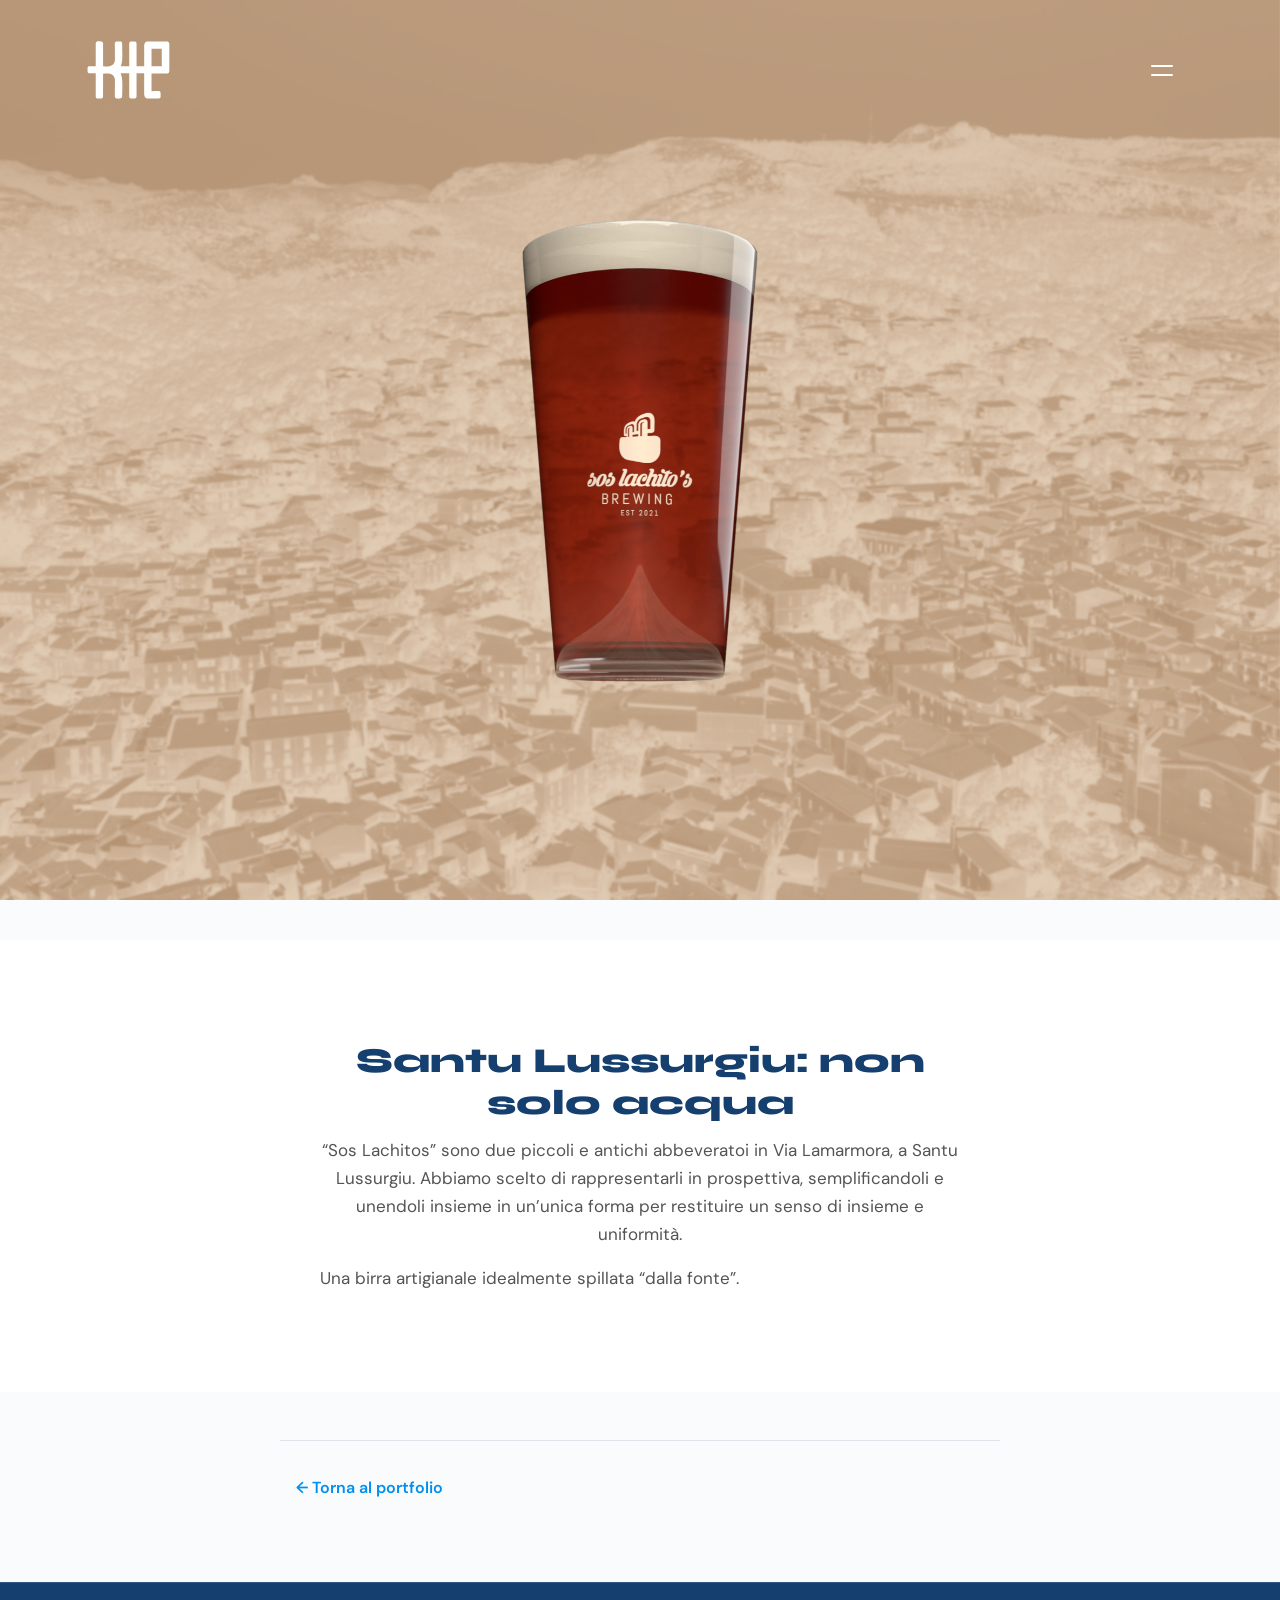
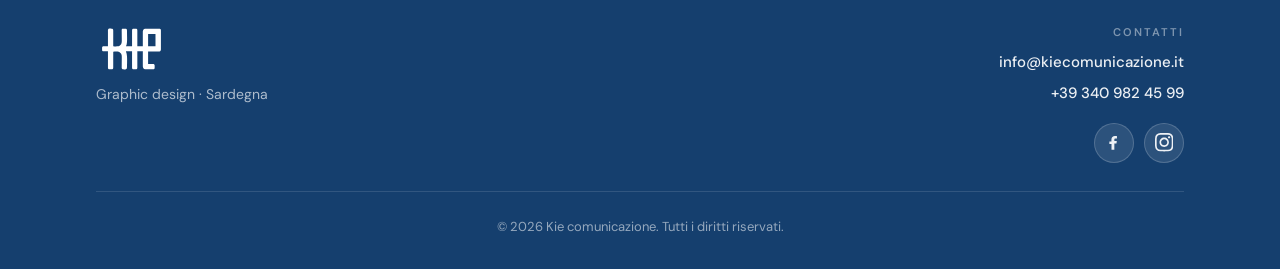
<file: progetti/soslachitos/index.html>
<!DOCTYPE html>
<html lang="it">
<head>
  <meta charset="UTF-8" />
  <meta name="viewport" content="width=device-width, initial-scale=1" />
  <title>Sos Lachitos — Kie | Graphic design</title>
  <meta name="description" content="Branding per birra artigianale Sos Lachitos a Santu Lussurgiu: identità legata agli abbeveratoi e alla fonte." />
  <link rel="preconnect" href="https://fonts.googleapis.com" />
  <link rel="preconnect" href="https://fonts.gstatic.com" crossorigin />
  <link href="https://fonts.googleapis.com/css2?family=DM+Sans:ital,opsz,wght@0,9..40,400;0,9..40,500;0,9..40,600;0,9..40,700;1,9..40,400&family=Fraunces:ital,opsz,wght@0,9..144,500;0,9..144,600;0,9..144,700;1,9..144,500&family=Syne:wght@400;500;600;700;800&display=swap" rel="stylesheet" />
  <link rel="stylesheet" href="../../styles.css" />
</head>
<body class="page-project">
  <header class="site-header" id="top">
    <div class="header-inner">
      <a class="logo" href="../../index.html#top" aria-label="Kie — home">
        <img class="logo-img" src="../../immagini/logo_kie.svg" alt="Kie comunicazione" width="180" height="133" decoding="async" />
      </a>
      <button class="nav-toggle" type="button" aria-expanded="false" aria-controls="site-nav" aria-label="Apri il menu di navigazione">
        <span class="nav-toggle-inner" aria-hidden="true">
          <span class="nav-toggle-bar"></span>
          <span class="nav-toggle-bar"></span>
        </span>
      </button>
    </div>
    <nav class="site-nav" id="site-nav" aria-label="Navigazione principale" aria-hidden="true">
        <div class="site-nav-inner">
          <div class="site-nav-links">
            <a href="../../kie/chi/">Kie/chi</a>
            <a href="../../index.html#servizi">Servizi</a>
            <a href="../../portfolio/">Portfolio</a>
            <a href="../../index.html#contatti">Contatti</a>
          </div>
          <div class="site-nav-foot">
            <p class="site-nav-foot-title">Contatti</p>
            <a class="site-nav-contact" href="mailto:info@kiecomunicazione.it">info@kiecomunicazione.it</a>
            <a class="site-nav-contact" href="tel:+393409824599">+39 340 982 45 99</a>
            <ul class="site-nav-social">
              <li>
                <a class="site-nav-social-link" href="https://www.facebook.com/kiecomunicazione" target="_blank" rel="noopener noreferrer" aria-label="Kie su Facebook">
                  <svg class="site-nav-social-icon" viewBox="0 0 24 24" aria-hidden="true" focusable="false"><path fill="currentColor" d="M13.5 22v-8.3h2.8l.4-3.3h-3.2V8.8c0-.9.3-1.6 1.7-1.6h1.7V4.1c-.3 0-1.4-.1-2.7-.1-2.7 0-4.5 1.6-4.5 4.6v2.6H7v3.3h2.8V22h3.7z" /></svg>
                </a>
              </li>
              <li>
                <a class="site-nav-social-link" href="https://www.instagram.com/kie_comunicazione/" target="_blank" rel="noopener noreferrer" aria-label="Kie su Instagram">
                  <svg class="site-nav-social-icon" viewBox="0 0 24 24" aria-hidden="true" focusable="false"><path fill="currentColor" d="M12 2.163c3.204 0 3.584.012 4.85.07 3.252.148 4.771 1.691 4.919 4.919.058 1.265.069 1.645.069 4.849 0 3.205-.012 3.584-.069 4.849-.149 3.225-1.664 4.771-4.919 4.919-1.266.058-1.644.07-4.85.07-3.204 0-3.584-.012-4.849-.07-3.26-.149-4.771-1.699-4.919-4.92-.058-1.265-.07-1.644-.07-4.849 0-3.204.013-3.583.07-4.849.149-3.227 1.664-4.771 4.919-4.919 1.266-.057 1.645-.069 4.849-.069zM12 0c-3.259 0-3.667.014-4.947.072-4.358.2-6.78 2.618-6.98 6.98-.059 1.281-.073 1.689-.073 4.948 0 3.259.014 3.668.072 4.948.2 4.358 2.618 6.78 6.98 6.98 1.281.058 1.689.072 4.948.072 3.259 0 3.668-.014 4.948-.072 4.354-.2 6.782-2.618 6.979-6.98.059-1.28.073-1.689.073-4.948 0-3.259-.014-3.667-.072-4.947-.196-4.354-2.617-6.78-6.979-6.98-1.281-.059-1.69-.073-4.949-.073zm0 5.838c-3.403 0-6.162 2.759-6.162 6.162s2.759 6.163 6.162 6.163 6.162-2.759 6.162-6.163c0-3.403-2.759-6.162-6.162-6.162zm0 10.162c-2.209 0-4-1.79-4-4 0-2.209 1.791-4 4-4s4 1.791 4 4c0 2.21-1.791 4-4 4zm6.406-11.845c-.796 0-1.441.645-1.441 1.44s.645 1.44 1.441 1.44c.795 0 1.439-.645 1.439-1.44s-.644-1.44-1.439-1.44z" /></svg>
                </a>
              </li>
            </ul>
          </div>
        </div>
    </nav>
  </header>

  <main class="project-page">
    <article>
      <header class="project-hero-banner">
        <div class="project-hero-media">
          <img
            class="project-hero-img"
            src="../../immagini/soslachitos-hero.png"
            srcset="../../immagini/soslachitos-hero.png 2500w"
            width="2500"
            height="1667"
            sizes="100vw"
            alt=""
            fetchpriority="high"
            decoding="async"
          />
        </div>
      </header>
      <div class="container narrow project-body">
        <section class="project-body-section" aria-labelledby="soslachitos-intro">
          <h1 class="project-body-heading" id="soslachitos-intro">Santu Lussurgiu: non solo acqua</h1>
          <p>“Sos Lachitos” sono due piccoli e antichi abbeveratoi in Via Lamarmora, a Santu Lussurgiu. Abbiamo scelto di rappresentarli in prospettiva, semplificandoli e unendoli insieme in un’unica forma per restituire un senso di insieme e uniformità.</p>
          <p>Una birra artigianale idealmente spillata “dalla fonte”.</p>
        </section>
      </div>
      <div class="container narrow project-nav">
        <a class="project-back" href="../../portfolio/">← Torna al portfolio</a>
      </div>
    </article>
  </main>

  <footer class="site-footer">
    <div class="container footer-inner">
      <div class="footer-brand">
        <a class="footer-logo-link" href="../../index.html#top" aria-label="Kie — home">
          <img class="footer-logo" src="../../immagini/logo_kie.svg" alt="Kie comunicazione" width="140" height="104" decoding="async" />
        </a>
        <p class="footer-note">Graphic design · Sardegna</p>
      </div>
      <div class="footer-contact">
        <p class="footer-contact-title">Contatti</p>
        <a class="footer-contact-link" href="mailto:info@kiecomunicazione.it">info@kiecomunicazione.it</a>
        <a class="footer-contact-link" href="tel:+393409824599">+39 340 982 45 99</a>
        <ul class="footer-social" aria-label="Social">
          <li>
            <a class="footer-social-link" href="https://www.facebook.com/kiecomunicazione" target="_blank" rel="noopener noreferrer" aria-label="Kie su Facebook">
              <svg class="footer-social-icon" viewBox="0 0 24 24" aria-hidden="true" focusable="false"><path fill="currentColor" d="M13.5 22v-8.3h2.8l.4-3.3h-3.2V8.8c0-.9.3-1.6 1.7-1.6h1.7V4.1c-.3 0-1.4-.1-2.7-.1-2.7 0-4.5 1.6-4.5 4.6v2.6H7v3.3h2.8V22h3.7z" /></svg>
            </a>
          </li>
          <li>
            <a class="footer-social-link" href="https://www.instagram.com/kie_comunicazione/" target="_blank" rel="noopener noreferrer" aria-label="Kie su Instagram">
              <svg class="footer-social-icon" viewBox="0 0 24 24" aria-hidden="true" focusable="false"><path fill="currentColor" d="M12 2.163c3.204 0 3.584.012 4.85.07 3.252.148 4.771 1.691 4.919 4.919.058 1.265.069 1.645.069 4.849 0 3.205-.012 3.584-.069 4.849-.149 3.225-1.664 4.771-4.919 4.919-1.266.058-1.644.07-4.85.07-3.204 0-3.584-.012-4.849-.07-3.26-.149-4.771-1.699-4.919-4.92-.058-1.265-.07-1.644-.07-4.849 0-3.204.013-3.583.07-4.849.149-3.227 1.664-4.771 4.919-4.919 1.266-.057 1.645-.069 4.849-.069zM12 0c-3.259 0-3.667.014-4.947.072-4.358.2-6.78 2.618-6.98 6.98-.059 1.281-.073 1.689-.073 4.948 0 3.259.014 3.668.072 4.948.2 4.358 2.618 6.78 6.98 6.98 1.281.058 1.689.072 4.948.072 3.259 0 3.668-.014 4.948-.072 4.354-.2 6.782-2.618 6.979-6.98.059-1.28.073-1.689.073-4.948 0-3.259-.014-3.667-.072-4.947-.196-4.354-2.617-6.78-6.979-6.98-1.281-.059-1.69-.073-4.949-.073zm0 5.838c-3.403 0-6.162 2.759-6.162 6.162s2.759 6.163 6.162 6.163 6.162-2.759 6.162-6.163c0-3.403-2.759-6.162-6.162-6.162zm0 10.162c-2.209 0-4-1.79-4-4 0-2.209 1.791-4 4-4s4 1.791 4 4c0 2.21-1.791 4-4 4zm6.406-11.845c-.796 0-1.441.645-1.441 1.44s.645 1.44 1.441 1.44c.795 0 1.439-.645 1.439-1.44s-.644-1.44-1.439-1.44z" /></svg>
            </a>
          </li>
        </ul>
      </div>
      <p class="footer-copy">&copy; <span id="year"></span> Kie comunicazione. Tutti i diritti riservati.</p>
    </div>
  </footer>

  <script src="../../script.js"></script>
</body>
</html>
</file>
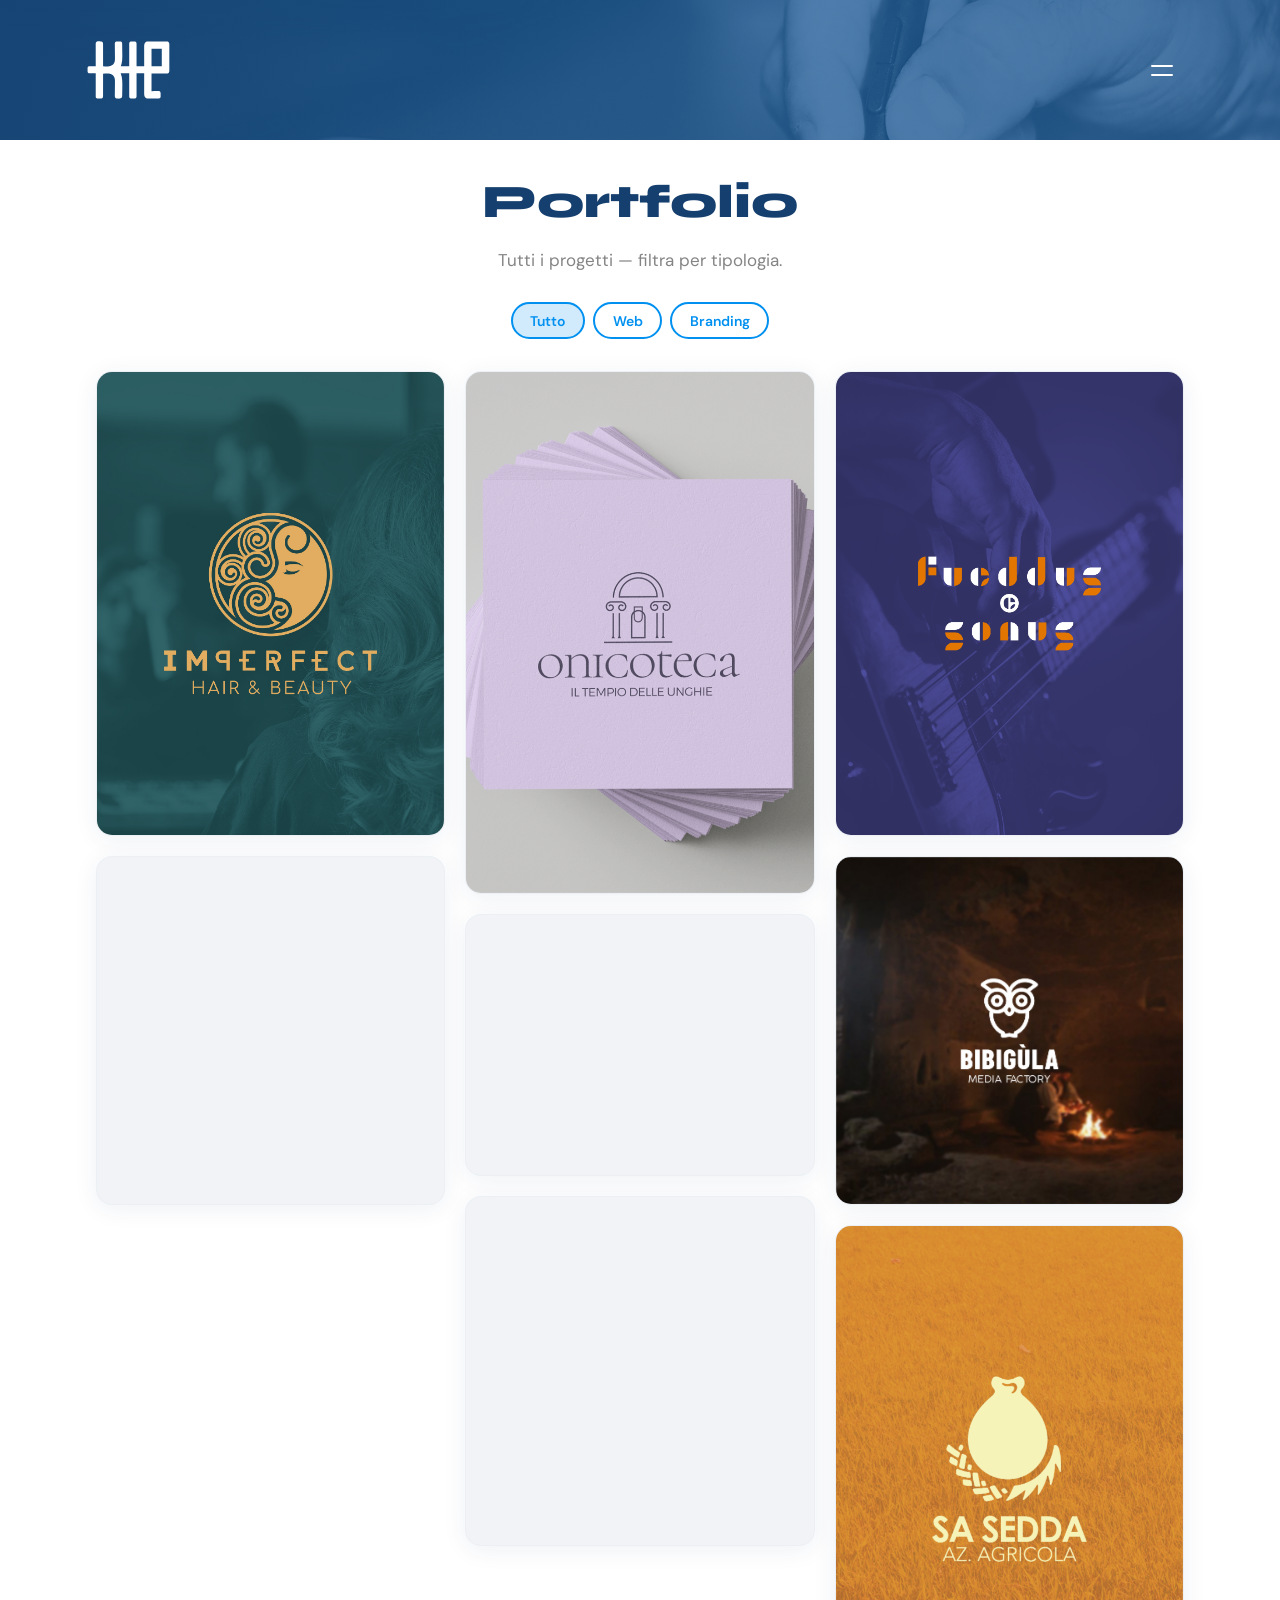
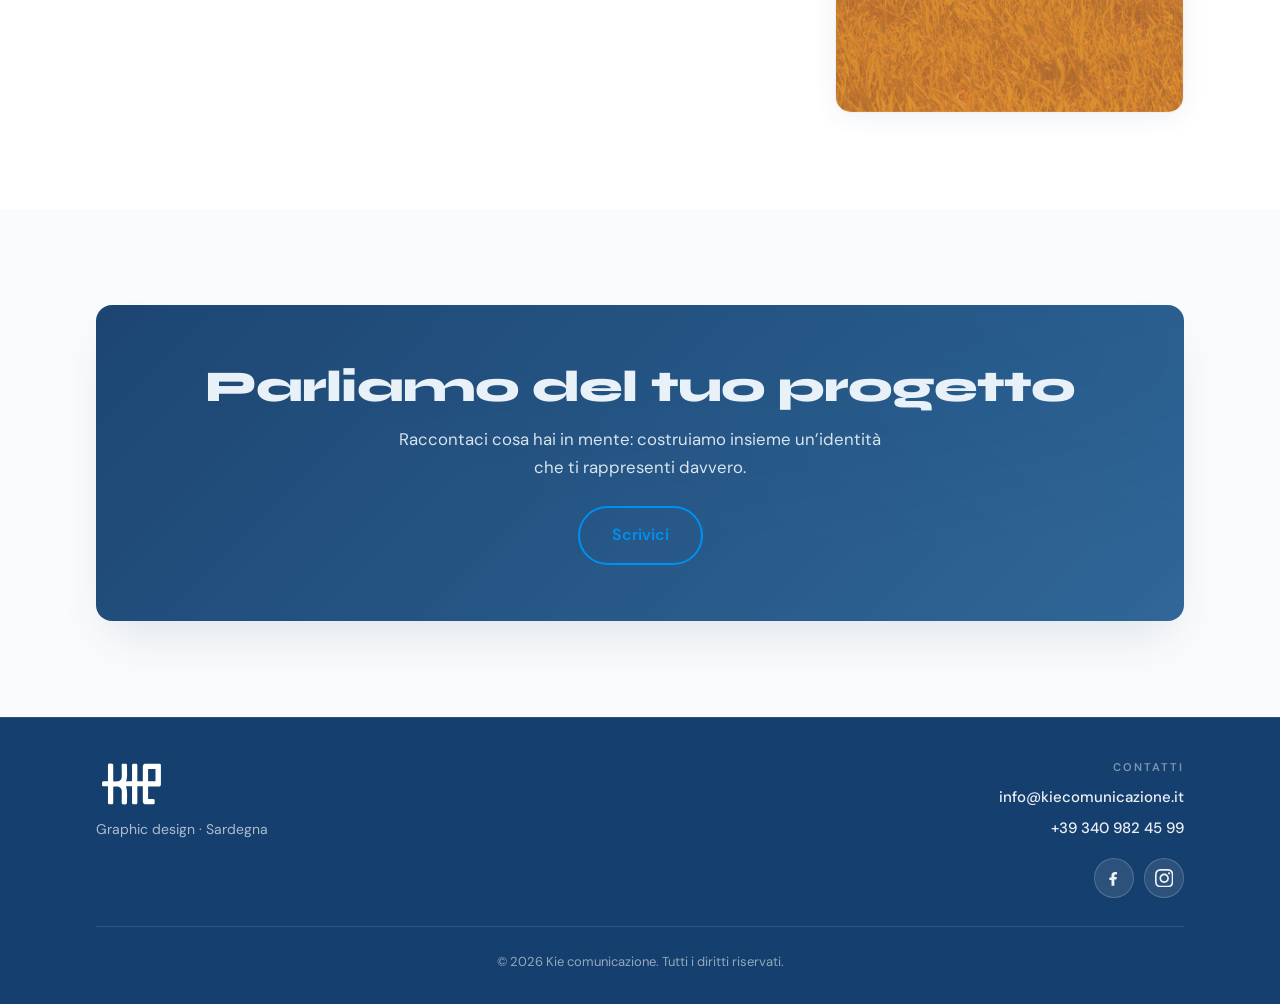
<file: portfolio.html>
<!DOCTYPE html>
<html lang="it">
<head>
  <meta charset="UTF-8" />
  <meta name="viewport" content="width=device-width, initial-scale=1" />
  <title>Reindirizzamento al portfolio…</title>
  <link rel="canonical" href="portfolio/" />
  <meta http-equiv="refresh" content="0; url=portfolio/" />
  <script>location.replace("portfolio/");</script>
</head>
<body>
  <p><a href="portfolio/">Vai al portfolio</a></p>
</body>
</html>
</file>
<file: styles.css>
/* Palette dal sito kiecomunicazione.it (Divi child) */
:root {
  --kie-navy: #153f6e;
  --kie-aqua: #82c0c7;
  --accent: #0090f0;
  --kie-sky: var(--accent);
  --text: #545454;
  --text-muted: rgba(84, 84, 84, 0.72);
  --bg: #fafbfc;
  --bg-elevated: #ffffff;
  --radius: 16px;
  --radius-sm: 10px;
  --shadow: 0 24px 48px -12px rgba(21, 63, 110, 0.12);
  --font-sans: "DM Sans", system-ui, sans-serif;
  --font-display: "Fraunces", Georgia, serif;
  --font-h1: "Syne", system-ui, sans-serif;
  --ease-out: cubic-bezier(0.22, 1, 0.36, 1);
  --ease-spring: cubic-bezier(0.34, 1.56, 0.64, 1);
}

*,
*::before,
*::after {
  box-sizing: border-box;
}

html {
  scroll-behavior: smooth;
}

body {
  margin: 0;
  font-family: var(--font-sans);
  font-size: 1.0625rem;
  line-height: 1.65;
  color: var(--text);
  background: var(--bg);
  -webkit-font-smoothing: antialiased;
}

h1:not(.hero-banner-title) {
  font-family: var(--font-h1);
  font-size: 35pt;
  font-weight: 800;
  line-height: 1.2;
  color: var(--kie-navy);
  margin: 0;
}

h2 {
  font-family: var(--font-sans);
  font-size: 13pt;
  font-weight: 600;
  color: var(--accent);
  text-transform: uppercase;
  letter-spacing: 0.12em;
  margin: 0;
}

a {
  color: var(--kie-sky);
  text-decoration: none;
  transition: color 0.2s var(--ease-out);
}

a:hover {
  color: var(--kie-navy);
}

strong {
  color: var(--kie-navy);
  font-weight: 600;
}

/* —— Header —— */
.site-header {
  position: fixed;
  top: 0;
  left: 0;
  right: 0;
  z-index: 1000;
  box-sizing: border-box;
  display: flex;
  flex-direction: column;
  min-height: calc(8.75rem + env(safe-area-inset-top, 0px));
  padding-top: env(safe-area-inset-top, 0px);
  padding-bottom: 0;
  background: transparent;
  transition:
    background 0.35s var(--ease-out),
    box-shadow 0.35s var(--ease-out),
    padding 0.35s var(--ease-out),
    min-height 0.35s var(--ease-out);
}

.site-header:not(.is-scrolled) .header-inner {
  flex: 1 1 auto;
  min-height: 0;
  align-self: stretch;
  width: 100%;
}

.site-header.is-scrolled {
  min-height: 0;
  padding-top: max(1rem, env(safe-area-inset-top, 0px));
  padding-bottom: 1rem;
  background: var(--kie-navy);
  box-shadow: 0 4px 24px rgba(0, 0, 0, 0.12);
}

/* Header con foto tavoletta come portfolio: su /portfolio/ e su Kie/chi (non home né progetti). */
body.page-portfolio .site-header,
body.page-kie-chi .site-header {
  background-color: var(--kie-navy);
  background-image:
    linear-gradient(
      105deg,
      rgba(21, 63, 110, 0.78) 0%,
      rgba(21, 63, 110, 0.42) 45%,
      rgba(21, 63, 110, 0.55) 100%
    ),
    url("immagini/kie-tavolettagrafica.jpg");
  background-size: cover;
  background-position: left center;
  background-repeat: no-repeat;
}

body.page-portfolio .site-header.is-scrolled,
body.page-kie-chi .site-header.is-scrolled {
  background-color: var(--kie-navy);
  background-image:
    linear-gradient(
      105deg,
      rgba(21, 63, 110, 0.94) 0%,
      rgba(21, 63, 110, 0.9) 50%,
      rgba(21, 63, 110, 0.88) 100%
    ),
    url("immagini/kie-tavolettagrafica.jpg");
  background-size: cover;
  background-position: left center;
  background-repeat: no-repeat;
}

.header-inner {
  box-sizing: border-box;
  width: 100%;
  max-width: 1120px;
  margin: 0 auto;
  padding: 0 1rem;
  display: grid;
  grid-template-columns: 1fr auto;
  align-items: center;
  column-gap: 1rem;
  min-height: 3rem;
}

.logo {
  display: flex;
  align-items: center;
  justify-content: flex-start;
  justify-self: start;
  line-height: 0;
  color: inherit;
}

.logo:hover {
  opacity: 0.92;
}

/* SVG bianco: hero e barra (kie-navy a scroll) */
.logo-img {
  display: block;
  height: 48px;
  width: auto;
  object-fit: contain;
  transform: scale(1.518);
  transform-origin: center center;
  transition: transform 0.35s var(--ease-out);
  filter: none;
}

/* Dopo lo scroll: −15% rispetto alla dimensione pre-scroll (1.518 × 0.85) */
.site-header.is-scrolled .logo-img {
  transform: scale(1.2903);
}

/* Menu: figlio diretto di .site-header; solo vincoli flex — niente width/height 0 sul nav (romperebbero position:fixed + inset). */
.site-header > .site-nav {
  flex: 0 0 auto;
  min-height: 0;
}

/* Menu fullscreen (burger) */
.site-nav {
  position: fixed;
  inset: 0;
  z-index: 999;
  display: flex;
  flex-direction: column;
  margin: 0;
  padding: 0;
  background: #00215b;
  overflow-y: auto;
  -webkit-overflow-scrolling: touch;
  opacity: 0;
  visibility: hidden;
  pointer-events: none;
  transform: translateY(-18px) scale(0.98);
  transition: opacity 0.45s var(--ease-out), transform 0.55s var(--ease-spring), visibility 0.45s var(--ease-out);
}

.site-nav.is-open {
  opacity: 1;
  visibility: visible;
  pointer-events: auto;
  transform: translateY(0) scale(1);
  z-index: 1001;
}

.site-nav-inner {
  flex: 1;
  display: flex;
  flex-direction: column;
  min-height: 0;
  width: 100%;
  max-width: 36rem;
  margin: 0 auto;
  padding: max(8.85rem, calc(env(safe-area-inset-top, 0px) + 7.75rem)) 1rem max(1.75rem, env(safe-area-inset-bottom, 0px));
}

.site-nav-links {
  flex: 1;
  display: flex;
  flex-direction: column;
  align-items: center;
  justify-content: center;
  gap: 0.25rem;
  text-align: center;
  min-height: 0;
}

.site-nav-links a {
  font-family: var(--font-h1);
  font-size: clamp(1.65rem, 5vw, 2.35rem);
  font-weight: 800;
  color: #fff;
  letter-spacing: -0.02em;
  padding: 0.35rem 0;
  opacity: 0;
  transform: translateY(1rem);
  transition: color 0.25s var(--ease-out);
}

.site-nav.is-open .site-nav-links a {
  animation: nav-link-reveal 0.55s var(--ease-out) forwards;
}

.site-nav.is-open .site-nav-links a:nth-child(1) {
  animation-delay: 0.08s;
}

.site-nav.is-open .site-nav-links a:nth-child(2) {
  animation-delay: 0.16s;
}

.site-nav.is-open .site-nav-links a:nth-child(3) {
  animation-delay: 0.24s;
}

.site-nav.is-open .site-nav-links a:nth-child(4) {
  animation-delay: 0.32s;
}

@keyframes nav-link-reveal {
  from {
    opacity: 0;
    transform: translateY(1.1rem);
  }

  to {
    opacity: 1;
    transform: translateY(0);
  }
}

.site-nav-links a:hover {
  color: var(--accent);
}

.site-nav-foot {
  flex-shrink: 0;
  padding-top: 1.75rem;
  border-top: 1px solid rgba(255, 255, 255, 0.14);
  text-align: center;
}

.site-nav-foot-title {
  margin: 0 0 1rem;
  font-size: 0.75rem;
  font-weight: 600;
  text-transform: uppercase;
  letter-spacing: 0.2em;
  color: rgba(255, 255, 255, 0.45);
}

.site-nav-contact {
  display: block;
  font-size: 1rem;
  font-weight: 500;
  color: rgba(255, 255, 255, 0.92) !important;
  margin-bottom: 0.5rem;
}

.site-nav-contact:hover {
  color: var(--accent) !important;
}

.site-nav-social {
  display: flex;
  justify-content: center;
  align-items: center;
  gap: 1.25rem;
  margin: 1.35rem 0 0;
  padding: 0;
  list-style: none;
}

.site-nav-social li {
  margin: 0;
  padding: 0;
}

.site-nav-social-link {
  display: flex;
  align-items: center;
  justify-content: center;
  width: 3rem;
  height: 3rem;
  border-radius: 50%;
  color: rgba(255, 255, 255, 0.88);
  background: rgba(255, 255, 255, 0.08);
  border: 1px solid rgba(255, 255, 255, 0.18);
  transition: color 0.25s var(--ease-out), background 0.25s var(--ease-out), transform 0.2s var(--ease-out);
}

.site-nav-social-link:hover {
  color: #fff;
  background: rgba(255, 255, 255, 0.16);
  transform: translateY(-2px);
}

.site-nav-social-icon {
  width: 1.35rem;
  height: 1.35rem;
}

/* Header sopra il menu: trasparente; click passano al pannello tranne il burger (chiusura). */
body.nav-open .site-header {
  background: transparent !important;
  box-shadow: none;
  pointer-events: none;
}

body.nav-open .site-header .nav-toggle {
  pointer-events: auto;
}

.nav-toggle {
  position: relative;
  z-index: 1002;
  justify-self: end;
  display: flex;
  width: 44px;
  height: 44px;
  padding: 0;
  border: none;
  background: transparent;
  cursor: pointer;
  align-items: center;
  justify-content: center;
  -webkit-tap-highlight-color: transparent;
}

.nav-toggle::before {
  content: "";
  position: absolute;
  left: 50%;
  top: 50%;
  width: 2.75rem;
  height: 2.75rem;
  margin: -1.375rem 0 0 -1.375rem;
  border-radius: 50%;
  border: 2px solid rgba(255, 255, 255, 0.45);
  opacity: 0;
  transform: scale(0.45);
  pointer-events: none;
}

.nav-toggle.nav-toggle--pulse::before {
  animation: nav-burger-ring 0.7s var(--ease-out) forwards;
}

@keyframes nav-burger-ring {
  0% {
    opacity: 0.85;
    transform: scale(0.45);
  }

  100% {
    opacity: 0;
    transform: scale(1.65);
  }
}

.nav-toggle-inner {
  display: flex;
  flex-direction: column;
  align-items: center;
  justify-content: center;
  gap: 7px;
  transition: transform 0.45s var(--ease-spring);
}

.nav-toggle:active .nav-toggle-inner {
  transform: scale(0.88);
}

.nav-toggle[aria-expanded="true"] .nav-toggle-inner {
  transform: scale(1);
}

.nav-toggle-bar {
  display: block;
  width: 22px;
  height: 2px;
  background: #fff;
  border-radius: 1px;
  transition: transform 0.48s var(--ease-spring), background 0.35s var(--ease-out);
  transform-origin: center;
}

.nav-toggle[aria-expanded="true"] .nav-toggle-bar:first-child {
  transform: translateY(4.5px) rotate(45deg);
}

.nav-toggle[aria-expanded="true"] .nav-toggle-bar:last-child {
  transform: translateY(-4.5px) rotate(-45deg);
}

body.nav-open {
  overflow: hidden;
}

@media (prefers-reduced-motion: reduce) {
  .nav-toggle::before,
  .nav-toggle.nav-toggle--pulse::before {
    animation: none !important;
    opacity: 0 !important;
  }

  .nav-toggle-inner {
    transition: none;
  }

  .nav-toggle-bar {
    transition: transform 0.2s ease, background 0.2s ease;
  }

  .site-nav {
    transition: opacity 0.2s ease, visibility 0.2s ease;
    transform: none;
  }

  .site-nav.is-open .site-nav-links a {
    animation: none;
    opacity: 1;
    transform: none;
  }

  .site-nav-links a {
    opacity: 1;
    transform: none;
  }

  .hero-banner-title {
    animation: none;
  }

}

/* —— Hero —— */
.hero {
  position: relative;
  min-height: 100vh;
  min-height: 100dvh;
  display: flex;
  align-items: center;
  justify-content: center;
  padding: 9rem 1rem 4rem;
  overflow: hidden;
  background-color: #00215b;
  background-image:
    linear-gradient(
      165deg,
      rgba(0, 33, 91, 0.52) 0%,
      rgba(0, 33, 91, 0.72) 42%,
      rgba(0, 33, 91, 0.88) 100%
    ),
    url("immagini/hero-santulussurgiu.png");
  background-size: cover;
  background-position: center;
  background-repeat: no-repeat;
}

.hero-inner {
  position: relative;
  z-index: 1;
  max-width: 720px;
  text-align: center;
}

.hero-eyebrow {
  letter-spacing: 10px;
  margin: 0 0 1.25rem;
}

.hero-copy {
  margin: 0 0 1.5rem;
}

.hero-banner-title {
  font-family: var(--font-h1);
  font-weight: 800;
  font-size: clamp(2.5rem, 7vw, 4.5rem);
  line-height: 1.05;
  color: #fff;
  letter-spacing: -0.03em;
  max-width: 14ch;
  margin: 0 auto;
  text-shadow: 0 2px 48px rgba(0, 0, 0, 0.25);
  animation: fade-up 0.9s 0.08s var(--ease-out) both;
}

.hero-banner-title .hero-line {
  display: block;
}

.hero-banner-title .hero-accent {
  display: block;
  margin-top: 0.35rem;
  color: var(--accent);
  text-shadow: 0 2px 40px rgba(0, 0, 0, 0.3);
}

/* Una parola alla volta: transizione tipo sfogliamento (rotateX) */
.hero-flip {
  display: inline-block;
  perspective: 560px;
  perspective-origin: 50% 85%;
}

.hero-flip-surface {
  display: inline-block;
  transform-style: preserve-3d;
}

.hero-flip-text {
  display: inline-block;
  min-width: 3.75ch;
  text-align: center;
  transform-origin: 50% 100%;
  backface-visibility: hidden;
  transition:
    transform 0.55s cubic-bezier(0.32, 0.72, 0.28, 1),
    opacity 0.4s ease;
}

.hero-flip-text.is-fold-out {
  transform: rotateX(-86deg);
  opacity: 0.18;
}

.hero-flip-text.is-fold-in {
  animation: hero-page-in 0.58s cubic-bezier(0.32, 0.72, 0.28, 1) both;
}

@keyframes hero-page-in {
  from {
    transform: rotateX(86deg);
    opacity: 0.2;
  }

  to {
    transform: rotateX(0);
    opacity: 1;
  }
}

.hero-flip--static .hero-flip-text {
  animation: none !important;
  transition: none !important;
  transform: none !important;
  opacity: 1 !important;
}

@keyframes fade-up {
  from {
    opacity: 0;
    transform: translateY(1.25rem);
  }

  to {
    opacity: 1;
    transform: translateY(0);
  }
}

.hero-lead {
  margin: 0 auto 2rem;
  max-width: 52ch;
  font-size: 1.0625rem;
  color: rgba(255, 255, 255, 0.88);
}

.hero-actions {
  display: flex;
  flex-wrap: wrap;
  gap: 0.75rem;
  justify-content: center;
}

.btn {
  display: inline-flex;
  align-items: center;
  justify-content: center;
  padding: 0.75rem 1.5rem;
  font-family: inherit;
  font-size: 0.9375rem;
  font-weight: 600;
  border-radius: 999px;
  border: 2px solid var(--accent);
  background: transparent;
  color: var(--accent);
  cursor: pointer;
  text-decoration: none;
  box-shadow: none;
  transition:
    transform 0.2s var(--ease-out),
    background 0.2s var(--ease-out),
    border-color 0.2s var(--ease-out),
    color 0.2s var(--ease-out);
}

.btn:active {
  transform: scale(0.98);
}

a.btn:hover {
  color: var(--accent);
}

.btn-primary:hover {
  background: rgba(0, 144, 240, 0.14);
  color: var(--accent);
}

.btn-ghost:hover {
  background: rgba(0, 144, 240, 0.14);
  border-color: var(--accent);
  color: var(--accent);
}

.btn-lg {
  padding: 0.9rem 2rem;
  font-size: 1rem;
}

.hero-scroll {
  position: absolute;
  bottom: 2rem;
  left: 50%;
  transform: translateX(-50%);
  display: flex;
  flex-direction: column;
  align-items: center;
  gap: 0.5rem;
  font-size: 0.65rem;
  text-transform: uppercase;
  letter-spacing: 0.2em;
  color: var(--accent);
  opacity: 0.85;
}

.hero-scroll-line {
  width: 1px;
  height: 40px;
  background: linear-gradient(to bottom, var(--accent), transparent);
  animation: scroll-pulse 2.2s ease-in-out infinite;
}

@keyframes scroll-pulse {
  0%,
  100% {
    opacity: 0.4;
    transform: scaleY(0.85);
  }
  50% {
    opacity: 1;
    transform: scaleY(1);
  }
}

/* —— Sections —— */
.container {
  max-width: 1120px;
  margin: 0 auto;
  padding: 0 1rem;
}

.container.narrow {
  max-width: 720px;
}

.section {
  padding: clamp(4rem, 10vw, 6rem) 0;
}

.section-title {
  margin: 0 0 1rem;
}

h1:not(.hero-banner-title).section-title {
  margin: 0 0 1rem;
}

.section-intro {
  margin: 0;
  font-size: 1.125rem;
  color: var(--text-muted);
}

.section-head {
  margin-bottom: 2.5rem;
  text-align: center;
  max-width: 560px;
  margin-left: auto;
  margin-right: auto;
}

.section-sub {
  margin: 0;
  color: var(--text-muted);
}

#servizi .services-lead-title {
  margin: 0.35rem 0 1rem;
}

#portfolio .work-lead-title {
  margin: 0 0 1rem;
}

.about {
  background: var(--bg-elevated);
  border-top: 1px solid rgba(21, 63, 110, 0.06);
  border-bottom: 1px solid rgba(21, 63, 110, 0.06);
}

.about .section-title,
.about .section-intro {
  text-align: center;
}

/* Services — accordion card */
.service-grid {
  display: grid;
  grid-template-columns: repeat(3, 1fr);
  gap: 1.25rem;
  align-items: start;
}

@media (max-width: 900px) {
  .service-grid {
    grid-template-columns: 1fr;
  }
}

.service-card {
  position: relative;
  display: flex;
  flex-direction: column;
  align-self: start;
  width: 100%;
  min-height: 0;
  border-radius: var(--radius);
  background: var(--kie-navy);
  border: 1px solid rgba(255, 255, 255, 0.14);
  box-shadow: 0 8px 32px rgba(0, 0, 0, 0.12);
  overflow: hidden;
  text-align: center;
  transition: border-color 0.3s var(--ease-out), box-shadow 0.3s var(--ease-out);
}

.service-card:hover {
  border-color: rgba(255, 255, 255, 0.28);
  box-shadow: 0 12px 40px rgba(0, 0, 0, 0.18);
}

.service-card-hit {
  flex: 0 0 auto;
  display: flex;
  flex-direction: column;
  align-items: center;
  width: 100%;
  min-height: 14rem;
  margin: 0;
  padding: 2rem 1.25rem 1rem;
  border: none;
  background: transparent;
  cursor: pointer;
  font: inherit;
  color: inherit;
  text-align: center;
  -webkit-tap-highlight-color: transparent;
}

.service-card-hit:focus-visible {
  outline: 2px solid var(--accent);
  outline-offset: -4px;
}

.service-icon {
  display: flex;
  align-items: center;
  justify-content: center;
  flex-shrink: 0;
  margin-bottom: 1rem;
  color: var(--accent);
}

.service-icon-svg {
  width: 3.3rem;
  height: 3.3rem;
  display: block;
}

.service-card-title {
  margin: 0;
  font-family: var(--font-h1);
  font-size: 20pt;
  font-weight: 800;
  color: #fff;
}

.service-card-chevron {
  display: flex;
  align-items: center;
  justify-content: center;
  margin-top: auto;
  padding-top: 1rem;
  color: #fff;
}

.service-card-chevron-svg {
  width: 1.5rem;
  height: 1.5rem;
  display: block;
  transition: transform 0.45s var(--ease-out);
}

.service-card.is-open .service-card-chevron-svg {
  transform: rotate(180deg);
}

.service-card-body-wrap {
  display: grid;
  grid-template-rows: 0fr;
  transition: grid-template-rows 0.45s var(--ease-out);
}

.service-card.is-open .service-card-body-wrap {
  grid-template-rows: 1fr;
}

.service-card-body {
  overflow: hidden;
  min-height: 0;
}

.service-card-body p {
  margin: 0;
  padding: 0 1.5rem 2rem;
  font-size: 0.98rem;
  line-height: 1.6;
  color: rgba(255, 255, 255, 0.88);
}

@media (prefers-reduced-motion: reduce) {
  .service-card-body-wrap {
    transition: none;
  }

  .service-card-chevron-svg {
    transition: none;
  }
}

/* Work */
section.work,
#portfolio {
  background: var(--bg-elevated);
}

.page-portfolio main > .section.work:first-of-type {
  padding-top: clamp(6.25rem, 12vw, 9.25rem);
}

/* Kie/chi — contenuti da kiecomunicazione.it/kie-chi/ */
.page-kie-chi main > .kie-chi-article > .kie-chi-story:first-of-type {
  padding-top: clamp(6.25rem, 12vw, 9.25rem);
}

.page-kie-chi .kie-chi-page-head {
  margin-bottom: clamp(2rem, 5vw, 2.75rem);
}

.page-kie-chi .kie-chi-page-title {
  margin: 0;
}

.page-kie-chi .kie-chi-story > .container.narrow {
  padding-top: 3.35rem; /* fallback ~2 righe */
  padding-top: calc(2 * 1lh);
}

.page-kie-chi .kie-chi-block + .kie-chi-block {
  margin-top: clamp(2.25rem, 5vw, 3.25rem);
}

.page-kie-chi .kie-chi-heading {
  font-family: var(--font-h1);
  font-size: 30px;
  font-weight: 800;
  font-style: normal;
  line-height: 1.2;
  color: var(--kie-navy);
  text-transform: none;
  letter-spacing: -0.02em;
  margin: 0 0 1rem;
}

.page-kie-chi .kie-chi-text {
  margin: 0;
  font-size: 1.125rem;
  line-height: 1.7;
  color: var(--text-muted);
}

.work .section-head {
  margin-bottom: 1.75rem;
}

#portfolio .section-head {
  margin-top: 1.65rem;
}

.filter-row {
  display: flex;
  flex-wrap: wrap;
  gap: 0.5rem;
  justify-content: center;
  margin-bottom: 2rem;
}

.filter-btn {
  font-family: inherit;
  font-size: 0.875rem;
  font-weight: 600;
  padding: 0.45rem 1.1rem;
  border-radius: 999px;
  border: 2px solid var(--accent);
  background: transparent;
  color: var(--accent);
  cursor: pointer;
  transition: background 0.2s var(--ease-out), color 0.2s var(--ease-out), border-color 0.2s var(--ease-out), transform 0.15s;
}

.filter-btn:hover {
  background: rgba(0, 144, 240, 0.12);
  border-color: var(--accent);
  color: var(--accent);
}

.filter-btn.is-active {
  background: rgba(0, 144, 240, 0.18);
  color: var(--accent);
  border-color: var(--accent);
}

.work-masonry {
  list-style: none;
  margin: 0;
  padding: 0;
  column-count: 3;
  column-gap: 1.25rem;
}

@media (max-width: 1024px) {
  .work-masonry {
    column-count: 2;
  }
}

@media (max-width: 560px) {
  .work-masonry {
    column-count: 1;
  }
}

.work-item {
  break-inside: avoid;
  page-break-inside: avoid;
  margin-bottom: 1.25rem;
  transition: opacity 0.35s var(--ease-out), transform 0.35s var(--ease-out);
  /* Stacking locale: evita hit-testing errato con column-count + figure absolute (WebKit) */
  position: relative;
  isolation: isolate;
}

.work-item.is-hidden {
  display: none;
}

.work-card {
  border-radius: var(--radius);
  overflow: hidden;
  background: var(--bg-elevated);
  border: 1px solid rgba(21, 63, 110, 0.08);
  box-shadow: 0 4px 24px rgba(21, 63, 110, 0.07);
  transition: box-shadow 0.35s var(--ease-out);
}

a.work-card {
  display: block;
  text-decoration: none;
  color: inherit;
  position: relative;
  z-index: 0;
  cursor: pointer;
  -webkit-tap-highlight-color: rgba(0, 144, 240, 0.2);
}

a.work-card:focus-visible {
  outline: 2px solid var(--accent);
  outline-offset: 3px;
}

.work-card:hover,
.work-card:focus-within {
  box-shadow: var(--shadow);
}

.work-item .work-figure {
  margin: 0;
  position: relative;
  overflow: hidden;
  line-height: 0;
  background: rgba(21, 63, 110, 0.06);
  isolation: isolate;
  aspect-ratio: 1 / 1;
}

.work-item .work-figure,
.work-item .work-figure * {
  pointer-events: none;
}

.work-item--ar-4-5 .work-figure {
  aspect-ratio: 4 / 5;
}

.work-item--ar-3-4 .work-figure {
  aspect-ratio: 3 / 4;
}

.work-item--ar-2-3 .work-figure {
  aspect-ratio: 2 / 3;
}

.work-item--ar-5-7 .work-figure {
  aspect-ratio: 5 / 7;
}

.work-item--ar-4-3 .work-figure {
  aspect-ratio: 4 / 3;
}

.work-img {
  position: absolute;
  inset: 0;
  width: 100%;
  height: 100%;
  display: block;
  object-fit: cover;
  object-position: center;
  transform: scale(1);
  transition: transform 0.45s var(--ease-out);
}

.work-card:hover .work-img,
.work-card:focus-within .work-img {
  transform: scale(1.07);
}

.work-shade {
  position: absolute;
  inset: 0;
  z-index: 1;
  background-color: var(--kie-navy);
  opacity: 0;
  pointer-events: none;
  transition: opacity 0.35s var(--ease-out);
}

.work-card:hover .work-shade,
.work-card:focus-within .work-shade {
  opacity: 0.7;
}

.work-overlay {
  position: absolute;
  inset: 0;
  z-index: 2;
  display: flex;
  flex-direction: column;
  justify-content: space-between;
  align-items: flex-start;
  padding: 50px;
  text-align: left;
  opacity: 0;
  transition: opacity 0.35s var(--ease-out);
  pointer-events: none;
}

.work-card:hover .work-overlay,
.work-card:focus-within .work-overlay {
  opacity: 1;
}

.work-overlay-title {
  font-family: var(--font-h1);
  font-size: 18px;
  font-weight: 800;
  line-height: 1.25;
  color: #fff;
  margin: 0;
  max-width: 100%;
  align-self: flex-start;
}

.work-overlay-category {
  margin: 0;
  align-self: flex-start;
  font-family: var(--font-sans);
  font-size: 13pt;
  font-weight: 600;
  letter-spacing: 0.12em;
  text-transform: uppercase;
  color: var(--accent);
}

@media (prefers-reduced-motion: reduce) {
  .work-img,
  .work-shade,
  .work-overlay {
    transition: none;
  }

  .work-card:hover .work-img,
  .work-card:focus-within .work-img {
    transform: none;
  }
}

/* CTA */
.cta-panel {
  text-align: center;
  padding: clamp(2.5rem, 6vw, 3.5rem);
  border-radius: var(--radius);
  background:
    linear-gradient(135deg, rgba(21, 63, 110, 0.97), rgba(30, 90, 143, 0.92)),
    radial-gradient(ellipse at 80% 20%, rgba(130, 192, 199, 0.35), transparent 50%);
  color: #e8f1f7;
  box-shadow: var(--shadow);
}

.cta-title {
  margin: 0 0 0.75rem;
  font-family: var(--font-h1);
  font-size: clamp(1.85rem, 3.5vw, 2.75rem);
  font-weight: 800;
  line-height: 1.2;
  letter-spacing: -0.02em;
  color: inherit;
  text-transform: none;
}

.cta-text {
  margin: 0 auto 1.5rem;
  max-width: 42ch;
  opacity: 0.92;
  font-size: 1.05rem;
}

.cta-panel .btn-primary {
  background: transparent;
  color: var(--accent);
  border: 2px solid var(--accent);
  box-shadow: none;
}

.cta-panel .btn-primary:hover {
  color: var(--accent);
  background: rgba(0, 144, 240, 0.16);
}

/* Footer */
.site-footer {
  padding: 2.5rem 0 2rem;
  border-top: 1px solid rgba(255, 255, 255, 0.12);
  background: #153f6e;
  color: rgba(255, 255, 255, 0.88);
}

.site-footer a {
  color: rgba(255, 255, 255, 0.92);
  transition: color 0.2s var(--ease-out);
}

.site-footer a:hover {
  color: var(--accent);
}

.footer-inner {
  display: flex;
  flex-wrap: wrap;
  align-items: flex-start;
  justify-content: space-between;
  gap: 1.75rem 2rem;
}

.footer-brand {
  display: flex;
  flex-direction: column;
  gap: 0.5rem;
  min-width: 0;
}

.footer-logo-link {
  display: inline-block;
  line-height: 0;
}

.footer-logo {
  display: block;
  height: 52px;
  width: auto;
  max-width: 160px;
  object-fit: contain;
}

.footer-note {
  margin: 0;
  font-size: 0.875rem;
  color: rgba(255, 255, 255, 0.65);
}

.footer-contact {
  display: flex;
  flex-direction: column;
  align-items: flex-end;
  gap: 0.4rem;
  text-align: right;
}

.footer-contact-title {
  margin: 0 0 0.15rem;
  font-size: 0.7rem;
  font-weight: 600;
  text-transform: uppercase;
  letter-spacing: 0.18em;
  color: rgba(255, 255, 255, 0.45);
}

.footer-contact-link {
  font-size: 0.9375rem;
  font-weight: 500;
}

.footer-social {
  display: flex;
  justify-content: flex-end;
  gap: 0.65rem;
  margin: 0.65rem 0 0;
  padding: 0;
  list-style: none;
}

.footer-social-link {
  display: flex;
  align-items: center;
  justify-content: center;
  width: 2.5rem;
  height: 2.5rem;
  border-radius: 50%;
  color: rgba(255, 255, 255, 0.88);
  background: rgba(255, 255, 255, 0.1);
  border: 1px solid rgba(255, 255, 255, 0.18);
  transition: color 0.2s var(--ease-out), background 0.2s var(--ease-out);
}

.footer-social-link:hover {
  color: #fff;
  background: rgba(255, 255, 255, 0.18);
}

.footer-social-icon {
  width: 1.15rem;
  height: 1.15rem;
}

.footer-copy {
  flex: 1 0 100%;
  margin: 0;
  padding-top: 1.5rem;
  border-top: 1px solid rgba(255, 255, 255, 0.12);
  font-size: 0.8125rem;
  color: rgba(255, 255, 255, 0.55);
  text-align: center;
}

@media (max-width: 640px) {
  .footer-contact {
    align-items: flex-start;
    text-align: left;
    width: 100%;
  }

  .footer-social {
    justify-content: flex-start;
  }
}

/* Reveal animation */
.reveal {
  opacity: 0;
  transform: translateY(20px);
  transition: opacity 0.7s var(--ease-out), transform 0.7s var(--ease-out);
}

.reveal.is-visible {
  opacity: 1;
  transform: translateY(0);
}

/* Portfolio: schede entrano dal basso in scroll */
.work-item.reveal {
  opacity: 0;
  transform: translateY(3rem);
  transition:
    opacity 0.85s var(--ease-out),
    transform 0.85s var(--ease-out);
}

.work-item.reveal.is-visible {
  opacity: 1;
  transform: translateY(0);
}

@media (prefers-reduced-motion: reduce) {
  .work-item.reveal {
    opacity: 1;
    transform: none;
    transition: none;
  }
}

.service-card.reveal {
  transition:
    opacity 0.7s var(--ease-out),
    transform 0.7s var(--ease-out),
    border-color 0.3s var(--ease-out),
    box-shadow 0.3s var(--ease-out);
}

.service-card.reveal:nth-child(1) {
  transition-delay: 0.05s, 0.05s, 0s, 0s;
}

.service-card.reveal:nth-child(2) {
  transition-delay: 0.12s, 0.12s, 0s, 0s;
}

.service-card.reveal:nth-child(3) {
  transition-delay: 0.19s, 0.19s, 0s, 0s;
}

/* —— Pagina singolo progetto —— */
/* Header: stesso comportamento della home (trasparente → blu allo scroll, .is-scrolled da script.js) */

.project-page {
  padding-top: 0;
  padding-bottom: clamp(3rem, 8vw, 5rem);
  overflow-x: hidden;
}

.project-hero-banner {
  position: relative;
  width: 100%;
  min-height: 100vh;
  min-height: 100dvh;
  margin: 0;
  padding: 0;
  overflow: hidden;
}

.project-hero-media {
  position: absolute;
  inset: 0;
  width: 100%;
  height: 100%;
}

.project-hero-media .project-hero-img {
  width: 100%;
  height: 100%;
  object-fit: cover;
  object-position: center;
  display: block;
  /* Nitidezza su scaling e display HiDPI (sorgenti ≥2500px) */
  image-rendering: auto;
  -webkit-backface-visibility: hidden;
  backface-visibility: hidden;
}

.work-img {
  image-rendering: auto;
  -webkit-backface-visibility: hidden;
  backface-visibility: hidden;
}

.project-body {
  max-width: 40rem;
  margin-top: 2.5rem;
}

.project-body--text-center {
  text-align: center;
}

.project-body-figure {
  margin: 1.25rem auto 1.75rem;
  max-width: 100%;
}

.project-body-figure img {
  max-width: 100%;
  height: auto;
  display: block;
  margin-left: auto;
  margin-right: auto;
}

section.project-body-section[aria-labelledby="soru-logo"] .project-body-figure--soru-logotype {
  margin-top: 1.5rem;
  margin-bottom: 2rem;
  position: relative;
  left: 50%;
  transform: translateX(-50%);
  width: min(94vw, 72rem);
  max-width: min(94vw, 72rem);
  box-sizing: border-box;
}

.project-body-figure--soru-logotype img {
  width: 100%;
}

.project-duo-grid--body > .project-body-figure {
  margin: 0;
}

.project-duo-grid--body .project-body-figure img {
  width: 100%;
}

.project-body-section,
.sezione_palette {
  margin: 0;
  box-sizing: border-box;
  width: 100vw;
  max-width: 100vw;
  margin-left: calc(50% - 50vw);
  margin-right: calc(50% - 50vw);
  padding-left: max(1rem, calc((100vw - 40rem) / 2));
  padding-right: max(1rem, calc((100vw - 40rem) / 2));
  padding-top: 100px;
  padding-bottom: 100px;
}

.project-body-section:nth-child(odd),
.sezione_palette:nth-child(odd) {
  background-color: var(--bg-elevated);
}

.project-body-section:nth-child(even),
.sezione_palette:nth-child(even) {
  background-color: #eaedf1;
}

.project-body-section h1.project-body-heading,
.sezione_palette h1.project-body-heading {
  margin-top: 0;
  margin-bottom: 0.75rem;
  font-size: 35px;
}

section[aria-labelledby="imperfect-logo"] {
  text-align: center;
}

section[aria-labelledby="imperfect-logo"] > p {
  margin: 0 0 1rem;
}

section[aria-labelledby="imperfect-logo"] > p:last-child {
  margin-bottom: 0;
}

#onicoteca-brand,
#onicoteca-palette {
  text-align: center;
}

#sasedda-marchio,
#sasedda-forme,
#sasedda-palette,
#sasedda-tipo {
  text-align: center;
}

#fueddus-tv,
#fueddus-scenografia,
#fueddus-coordinato {
  text-align: center;
}

section[aria-labelledby="fueddus-tv"] > p {
  text-align: center;
}

section[aria-labelledby="fueddus-scenografia"] > p {
  text-align: center;
}

section[aria-labelledby="fueddus-coordinato"] > p {
  text-align: center;
}

#soslachitos-intro {
  text-align: center;
}

section[aria-labelledby="soslachitos-intro"] > p:first-of-type {
  text-align: center;
}

#soru-tradizione,
#soru-segno,
#soru-logo {
  text-align: center;
}

section[aria-labelledby="soru-tradizione"] > p:first-of-type {
  text-align: center;
}

section[aria-labelledby="soru-tradizione"] > p:nth-of-type(2) {
  text-align: center;
}

section.project-body-section[aria-labelledby="soru-segno"] {
  padding-top: 168px;
  padding-bottom: 168px;
  background-color: transparent;
  background-image:
    linear-gradient(rgba(0, 0, 0, 0.7), rgba(0, 0, 0, 0.7)),
    url("immagini/ringhiera_soru.jpg");
  background-size: cover;
  background-position: center;
  background-repeat: no-repeat;
  color: #fff;
}

section.project-body-section[aria-labelledby="soru-segno"] .project-body-section-logomark {
  display: block;
  width: auto;
  max-width: min(22rem, 90vw);
  height: auto;
  margin: 0 auto 1.75rem;
}

section.project-body-section[aria-labelledby="soru-segno"] h1.project-body-heading,
section.project-body-section[aria-labelledby="soru-segno"] p {
  color: inherit;
  text-align: center;
}

section[aria-labelledby="sasedda-marchio"] > p:first-of-type {
  text-align: center;
}

section[aria-labelledby="sasedda-marchio"] > p:nth-of-type(2) {
  text-align: center;
}

section[aria-labelledby="sasedda-marchio"] > p:nth-of-type(3) {
  text-align: center;
}

section[aria-labelledby="sasedda-tipo"] > p {
  text-align: center;
}

section[aria-labelledby="onicoteca-brand"] > p:first-of-type {
  text-align: center;
}

section[aria-labelledby="onicoteca-brand"] > p:nth-of-type(3) {
  text-align: center;
}

.sezione_palette {
  text-align: center;
}

.project-body p {
  margin: 0 0 1rem;
}

.project-body p:last-child {
  margin-bottom: 0;
}

.project-palette-swatches {
  display: flex;
  justify-content: center;
  align-items: center;
  gap: 1.25rem;
  margin: 1.25rem 0 1rem;
  flex-wrap: wrap;
}

.project-palette-swatches--stack {
  flex-direction: column;
  flex-wrap: nowrap;
  gap: 1.25rem;
}

.project-palette-swatches--panel {
  align-self: center;
  margin-left: auto;
  margin-right: auto;
  padding: 2rem 2.5rem;
  border-radius: var(--radius);
  background: #f4f4f4;
}

.project-palette-swatch {
  width: 5.4rem;
  height: 5.4rem;
  border-radius: 50%;
  flex-shrink: 0;
  box-shadow: 0 4px 14px rgba(21, 63, 110, 0.14);
}

.project-palette-swatch--white {
  background: #ffffff;
  border: 1px solid rgba(0, 0, 0, 0.1);
}

.project-palette-swatch--bibigula-orange {
  background: #f29100;
}

.project-palette-swatch--bibigula-blue {
  background: #0971b7;
}

.project-palette-swatch--ref-ochre {
  background: #e5ae62;
}

.project-palette-swatch--ref-teal {
  background: #004b4f;
}

.project-palette-swatch--imperfect-cream {
  background: #00525a;
}

.project-palette-swatch--imperfect-dust {
  background: #dcb46f;
}

.project-palette-swatch--onicoteca-night {
  background: #353047;
}

.project-palette-swatch--onicoteca-mauve {
  background: #9287ad;
}

.project-palette-swatch--sasedda-field {
  background: #e68a2e;
}

.project-palette-swatch--sasedda-cream {
  background: #fdf5d1;
  border: 1px solid rgba(0, 0, 0, 0.1);
}

.project-palette-swatch--fueddus-orange {
  background: #e9722a;
}

.project-palette-swatch--fueddus-indigo {
  background: #1c1464;
}

/* Striscia full width a due colonne (es. Imperfect Hair / Beauty) */
.project-duo-strip {
  width: 100vw;
  max-width: 100vw;
  margin-left: calc(50% - 50vw);
  margin-right: calc(50% - 50vw);
  box-sizing: border-box;
  background: #00525a;
  padding: clamp(2.25rem, 5vw, 3.5rem) max(1rem, calc((100vw - 72rem) / 2));
}

.project-duo-strip--onicoteca-mauve {
  background: #9287ad;
}

.project-duo-grid {
  display: grid;
  grid-template-columns: 1fr 1fr;
  gap: clamp(1.25rem, 4vw, 2.5rem);
  max-width: 72rem;
  margin: 0 auto;
  align-items: center;
}

/* Larghezza come .header-inner / .container: area tra logo e burger (padding 1rem incluso nel max 1120px) */
.project-duo-grid.project-duo-grid--body {
  width: calc(min(1120px, 100vw) - 2rem);
  max-width: calc(min(1120px, 100vw) - 2rem);
  margin: 1.25rem 0 1.75rem;
  align-items: start;
  position: relative;
  left: 50%;
  transform: translateX(-50%);
}

.project-duo-col img {
  width: 100%;
  height: auto;
  display: block;
}

@media (max-width: 640px) {
  .project-duo-grid {
    grid-template-columns: 1fr;
  }
}

.project-nav {
  margin-top: 3rem;
  padding-top: 2rem;
  border-top: 1px solid rgba(21, 63, 110, 0.12);
}

.project-back {
  font-family: var(--font-sans);
  font-weight: 600;
  font-size: 1rem;
  display: inline-flex;
  align-items: center;
  gap: 0.35rem;
  color: var(--kie-sky);
}

.project-back:hover {
  color: var(--kie-navy);
}
</file>
